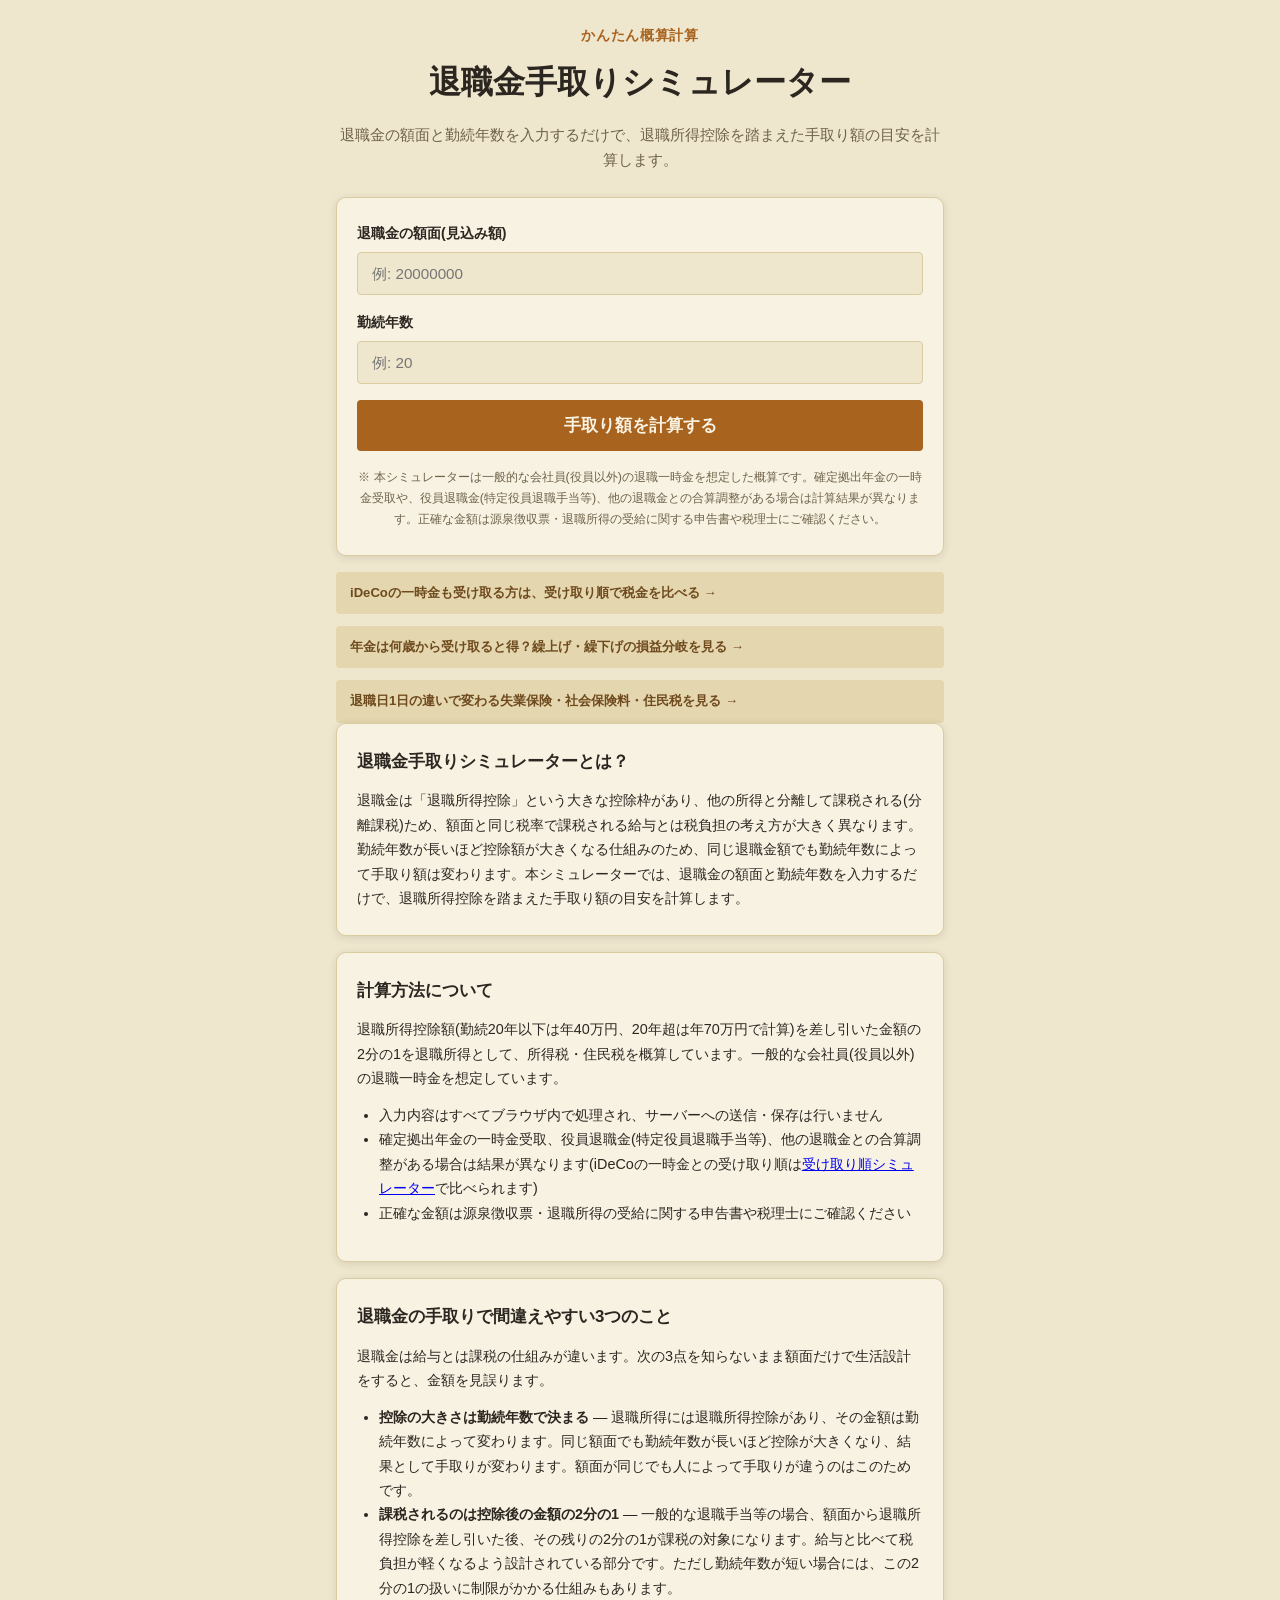
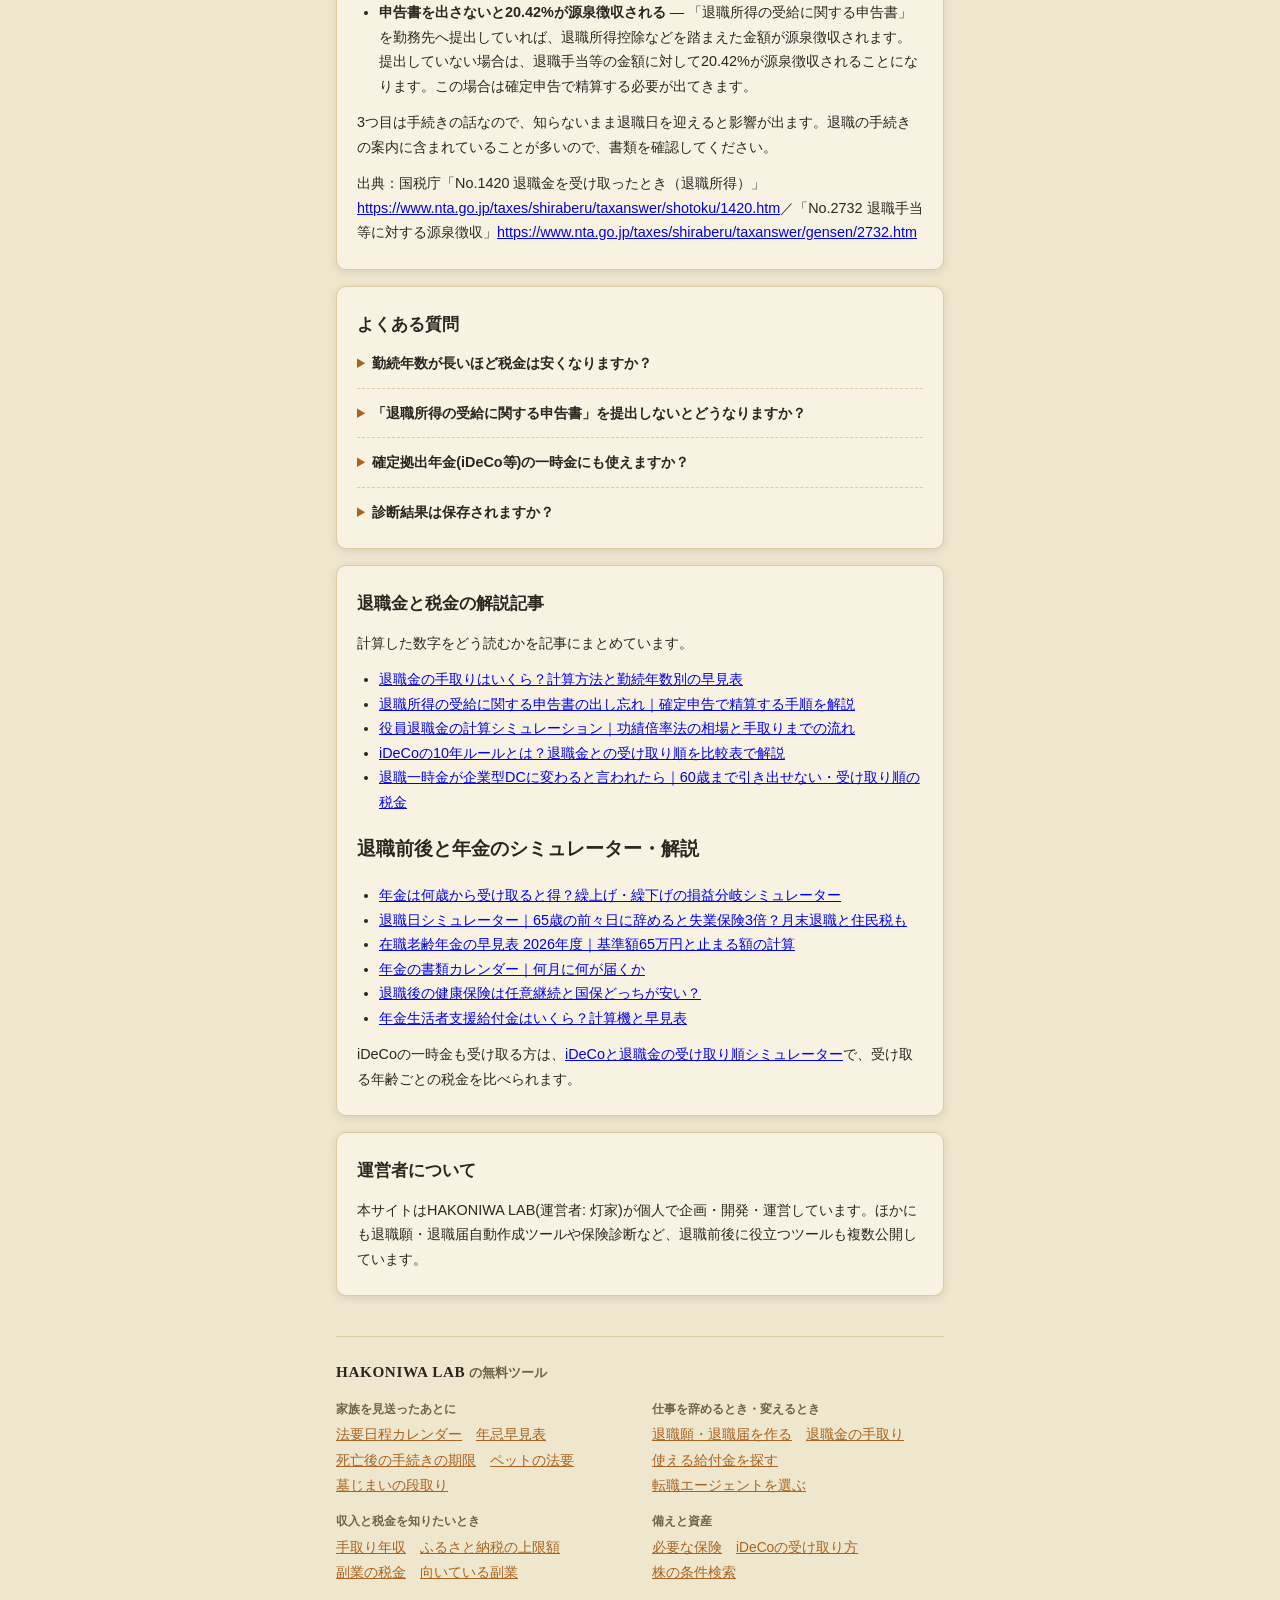
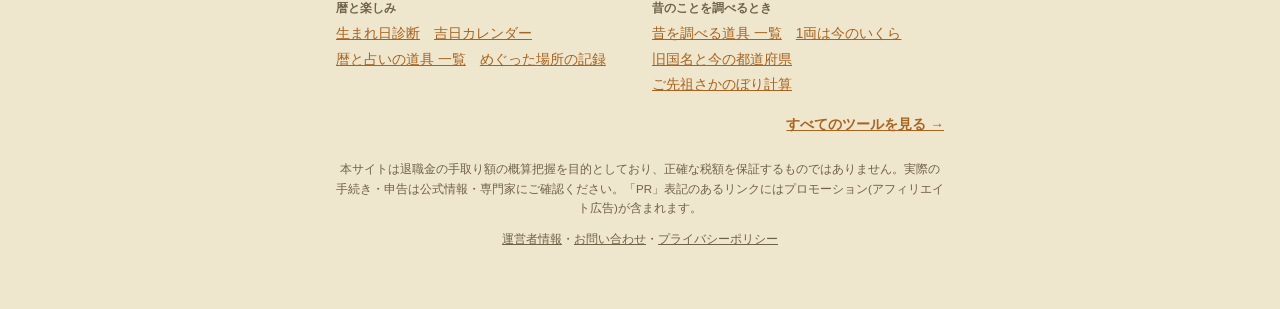
<file: index.html>
<!DOCTYPE html>
<html lang="ja">
<head>
<meta charset="UTF-8">
<meta name="viewport" content="width=device-width, initial-scale=1.0">
<!-- Google tag (gtag.js) -->
<script async src="https://www.googletagmanager.com/gtag/js?id=G-WTBHV5QYG3"></script>
<script>
  window.dataLayer = window.dataLayer || [];
  function gtag(){dataLayer.push(arguments);}
  gtag('js', new Date());
  gtag('config', 'G-WTBHV5QYG3');
</script>
<title>退職金手取りシミュレーター | 退職所得控除を踏まえて概算計算</title>
<meta name="description" content="退職金の額面と勤続年数を入力するだけで、退職所得控除を踏まえた所得税・住民税を差し引いた手取り額の目安を計算できます。">
<script async src="https://pagead2.googlesyndication.com/pagead/js/adsbygoogle.js?client=ca-pub-6465548593525933" crossorigin="anonymous"></script>
<link rel="canonical" href="https://hakoniwalab.com/retirement-simulator/">
<link rel="stylesheet" href="css/style.css">
<script type="application/ld+json">{"@context":"https://schema.org","@type":"FAQPage","mainEntity":[{"@type":"Question","name":"勤続年数が長いほど税金は安くなりますか？","acceptedAnswer":{"@type":"Answer","text":"はい。退職所得控除は勤続年数に応じて大きくなるため(20年を境に控除の増え方も変わります)、同じ退職金額でも勤続年数が長いほど課税対象額が小さくなり、手取りの割合が高くなる傾向があります。"}},{"@type":"Question","name":"「退職所得の受給に関する申告書」を提出しないとどうなりますか？","acceptedAnswer":{"@type":"Answer","text":"提出しない場合、退職金の20.42%が一律で源泉徴収され、控除が反映されないため税金を多く払いすぎることがあります。その場合は確定申告で還付を受けられます。本シミュレーターは申告書を提出した場合の税額を計算しています。"}},{"@type":"Question","name":"確定拠出年金(iDeCo等)の一時金にも使えますか？","acceptedAnswer":{"@type":"Answer","text":"本シミュレーターは退職金だけの手取りを計算します。iDeCoの一時金と退職金の両方を受け取る場合は、受け取る順番と間隔で退職所得控除が調整されるため、iDeCoと退職金の受け取り順シミュレーターで、受け取る年齢ごとの税額を比べてください。"}},{"@type":"Question","name":"診断結果は保存されますか？","acceptedAnswer":{"@type":"Answer","text":"保存されません。計算のたびにその場で処理しており、入力内容や結果を外部に送信・保存する仕組みは持っていません。"}}]}</script>
</head>
<body>
<div id="app" class="app">

  <header class="app-header">
    <p class="app-header__eyebrow">かんたん概算計算</p>
    <h1 class="app-header__title">退職金手取り<br class="sp-only">シミュレーター</h1>
    <p class="app-header__lead">退職金の額面と勤続年数を入力するだけで、退職所得控除を踏まえた手取り額の目安を計算します。</p>
  </header>

  <main id="main" class="main">

    <!-- intro/form screen -->
    <section id="screen-intro" class="screen" data-screen="intro">
      <div class="card card--intro">
        <form id="calc-form">
          <div class="form-field">
            <label for="retirement_pay">退職金の額面(見込み額)</label>
            <input type="number" id="retirement_pay" name="retirement_pay" class="quiz-select" placeholder="例: 20000000" min="0" step="10000" required>
          </div>

          <div class="form-field">
            <label for="years">勤続年数</label>
            <input type="number" id="years" name="years" class="quiz-select" placeholder="例: 20" min="1" max="60" step="1" required>
          </div>

          <button type="submit" class="btn btn--primary btn--large">手取り額を計算する</button>
        </form>
        <p class="intro-disclaimer">※ 本シミュレーターは一般的な会社員(役員以外)の退職一時金を想定した概算です。確定拠出年金の一時金受取や、役員退職金(特定役員退職手当等)、他の退職金との合算調整がある場合は計算結果が異なります。正確な金額は源泉徴収票・退職所得の受給に関する申告書や税理士にご確認ください。</p>
      </div>
      <a class="cross-link-banner" href="ideco/">iDeCoの一時金も受け取る方は、受け取り順で税金を比べる →</a>
      <a class="cross-link-banner" href="nenkin-jukyu/">年金は何歳から受け取ると得？繰上げ・繰下げの損益分岐を見る →</a>
      <a class="cross-link-banner" href="taishokubi/">退職日1日の違いで変わる失業保険・社会保険料・住民税を見る →</a>
    </section>

    <!-- result screen -->
    <section id="screen-result" class="screen" data-screen="result" hidden>
      <div class="card card--intro" id="result-body"></div>
      <div id="ad-slot-result-bottom" class="ad-slot" aria-hidden="true"></div>
      <div class="card card--books" data-books-card>
        <h2 class="card__title">関連する本</h2>
        <p class="books__lead">受け取ったあとの使い道を考える方へ。運営者が書いた本です。</p>
        <ul class="books__list">
          <li class="books__item">
            <a href="https://www.amazon.co.jp/dp/B0H3LRYNQZ" target="_blank" rel="noopener">
              <span class="books__title">50代からのセカンドキャリア: 肩書きが消えた日、人生は始まる</span>
              <span class="books__note">神泉悠斗／役職や肩書きが外れたあとの、仕事の選び直しについて。</span>
            </a>
          </li>
          <li class="books__item">
            <a href="https://www.amazon.co.jp/dp/B0H7M818R7" target="_blank" rel="noopener">
              <span class="books__title">ずっと投資を後回しにしてきた、あなたへ。</span>
              <span class="books__note">神泉悠斗／新NISA・インデックス投資・口座開設まで、迷わない5つのステップ。</span>
            </a>
          </li>
        </ul>
        <p class="books__ku">Kindle Unlimited の対象です（会員なら追加料金はかかりません）。</p>
      </div>


      <div class="card card--lead" id="lead-card">
        <h2 class="card__title">計算結果をあとで見返したい方へ</h2>
        <p>メールアドレスを登録すると、HAKONIWA LABの新しいツール・お得な情報をお届けします。</p>
        <form id="lead-form" class="lead-form" action="https://mail-studio.hakoniwa-labs.workers.dev/f/v6lGNd5ZqjptO-bG2wVIIij1IczI0iWg" method="post" target="popupwindow" onsubmit="window.open('https://mail-studio.hakoniwa-labs.workers.dev/f/v6lGNd5ZqjptO-bG2wVIIij1IczI0iWg', 'popupwindow')">
          <input type="email" name="email" class="lead-form__input" placeholder="メールアドレス" required>
          <button type="submit" class="btn btn--primary">登録する</button>
        </form>
      </div>

      <button type="button" class="btn btn--ghost" id="btn-restart">条件を変えて再計算する</button>
    </section>

  </main>

  <section class="article" aria-labelledby="about-heading">
    <div class="card card--article">
      <h2 id="about-heading">退職金手取りシミュレーターとは？</h2>
      <p>退職金は「退職所得控除」という大きな控除枠があり、他の所得と分離して課税される(分離課税)ため、額面と同じ税率で課税される給与とは税負担の考え方が大きく異なります。勤続年数が長いほど控除額が大きくなる仕組みのため、同じ退職金額でも勤続年数によって手取り額は変わります。本シミュレーターでは、退職金の額面と勤続年数を入力するだけで、退職所得控除を踏まえた手取り額の目安を計算します。</p>
    </div>

    <div class="card card--article">
      <h2>計算方法について</h2>
      <p>退職所得控除額(勤続20年以下は年40万円、20年超は年70万円で計算)を差し引いた金額の2分の1を退職所得として、所得税・住民税を概算しています。一般的な会社員(役員以外)の退職一時金を想定しています。</p>
      <ul>
        <li>入力内容はすべてブラウザ内で処理され、サーバーへの送信・保存は行いません</li>
        <li>確定拠出年金の一時金受取、役員退職金(特定役員退職手当等)、他の退職金との合算調整がある場合は結果が異なります(iDeCoの一時金との受け取り順は<a href="ideco/">受け取り順シミュレーター</a>で比べられます)</li>
        <li>正確な金額は源泉徴収票・退職所得の受給に関する申告書や税理士にご確認ください</li>
      </ul>
    </div>

    <div class="card card--article">
      <h2>退職金の手取りで間違えやすい3つのこと</h2>
      <p>退職金は給与とは課税の仕組みが違います。次の3点を知らないまま額面だけで生活設計をすると、金額を見誤ります。</p>
      <ul>
        <li><strong>控除の大きさは勤続年数で決まる</strong> — 退職所得には退職所得控除があり、その金額は勤続年数によって変わります。同じ額面でも勤続年数が長いほど控除が大きくなり、結果として手取りが変わります。額面が同じでも人によって手取りが違うのはこのためです。</li>
        <li><strong>課税されるのは控除後の金額の2分の1</strong> — 一般的な退職手当等の場合、額面から退職所得控除を差し引いた後、その残りの2分の1が課税の対象になります。給与と比べて税負担が軽くなるよう設計されている部分です。ただし勤続年数が短い場合には、この2分の1の扱いに制限がかかる仕組みもあります。</li>
        <li><strong>申告書を出さないと20.42%が源泉徴収される</strong> — 「退職所得の受給に関する申告書」を勤務先へ提出していれば、退職所得控除などを踏まえた金額が源泉徴収されます。提出していない場合は、退職手当等の金額に対して20.42%が源泉徴収されることになります。この場合は確定申告で精算する必要が出てきます。</li>
      </ul>
      <p>3つ目は手続きの話なので、知らないまま退職日を迎えると影響が出ます。退職の手続きの案内に含まれていることが多いので、書類を確認してください。</p>
      <p>出典：国税庁「No.1420 退職金を受け取ったとき（退職所得）」<a href="https://www.nta.go.jp/taxes/shiraberu/taxanswer/shotoku/1420.htm" target="_blank" rel="noopener">https://www.nta.go.jp/taxes/shiraberu/taxanswer/shotoku/1420.htm</a>／「No.2732 退職手当等に対する源泉徴収」<a href="https://www.nta.go.jp/taxes/shiraberu/taxanswer/gensen/2732.htm" target="_blank" rel="noopener">https://www.nta.go.jp/taxes/shiraberu/taxanswer/gensen/2732.htm</a></p>
    </div>

    <div class="card card--article">
      <h2>よくある質問</h2>
      <details class="faq-item">
        <summary>勤続年数が長いほど税金は安くなりますか？</summary>
        <p>はい。退職所得控除は勤続年数に応じて大きくなるため(20年を境に控除の増え方も変わります)、同じ退職金額でも勤続年数が長いほど課税対象額が小さくなり、手取りの割合が高くなる傾向があります。</p>
      </details>
      <details class="faq-item">
        <summary>「退職所得の受給に関する申告書」を提出しないとどうなりますか？</summary>
        <p>提出しない場合、退職金の20.42%が一律で源泉徴収され、控除が反映されないため税金を多く払いすぎることがあります。その場合は確定申告で還付を受けられます。本シミュレーターは申告書を提出した場合の税額を計算しています。</p>
      </details>
      <details class="faq-item">
        <summary>確定拠出年金(iDeCo等)の一時金にも使えますか？</summary>
        <p>本シミュレーターは退職金だけの手取りを計算します。iDeCoの一時金と退職金の両方を受け取る場合は、受け取る順番と間隔で退職所得控除が調整されるため、<a href="ideco/">iDeCoと退職金の受け取り順シミュレーター</a>で、受け取る年齢ごとの税額を比べてください。</p>
      </details>
      <details class="faq-item">
        <summary>診断結果は保存されますか？</summary>
        <p>保存されません。計算のたびにその場で処理しており、入力内容や結果を外部に送信・保存する仕組みは持っていません。</p>
      </details>
    </div>

    <div class="card card--article">
      <h2>退職金と税金の解説記事</h2>
      <p>計算した数字をどう読むかを記事にまとめています。</p>
      <ul>
        <li><a href="guide/taishokukin-tedori-keisan/">退職金の手取りはいくら？計算方法と勤続年数別の早見表</a></li>
        <li><a href="guide/shinkokusho-dashiwasure/">退職所得の受給に関する申告書の出し忘れ｜確定申告で精算する手順を解説</a></li>
        <li><a href="guide/yakuin-taishokukin-keisan/">役員退職金の計算シミュレーション｜功績倍率法の相場と手取りまでの流れ</a></li>
        <li><a href="guide/ideco-10nen-rule/">iDeCoの10年ルールとは？退職金との受け取り順を比較表で解説</a></li>
        <li><a href="guide/taishoku-ichijikin-dc/">退職一時金が企業型DCに変わると言われたら｜60歳まで引き出せない・受け取り順の税金</a></li>
      </ul>
      <h3>退職前後と年金のシミュレーター・解説</h3>
      <ul>
        <li><a href="nenkin-jukyu/">年金は何歳から受け取ると得？繰上げ・繰下げの損益分岐シミュレーター</a></li>
        <li><a href="taishokubi/">退職日シミュレーター｜65歳の前々日に辞めると失業保険3倍？月末退職と住民税も</a></li>
        <li><a href="guide/zaishoku-rourei-nenkin/">在職老齢年金の早見表 2026年度｜基準額65万円と止まる額の計算</a></li>
        <li><a href="guide/nenkin-tsuchisho-calendar/">年金の書類カレンダー｜何月に何が届くか</a></li>
        <li><a href="../subsidy-checker/guide/taishokugo-kenkohoken/">退職後の健康保険は任意継続と国保どっちが安い？</a></li>
        <li><a href="../subsidy-checker/guide/nenkin-seikatsusha-shienkyufukin/">年金生活者支援給付金はいくら？計算機と早見表</a></li>
      </ul>
      <p>iDeCoの一時金も受け取る方は、<a href="ideco/">iDeCoと退職金の受け取り順シミュレーター</a>で、受け取る年齢ごとの税金を比べられます。</p>
    </div>

    <div class="card card--article">
      <h2>運営者について</h2>
      <p>本サイトはHAKONIWA LAB(運営者: 灯家)が個人で企画・開発・運営しています。ほかにも退職願・退職届自動作成ツールや保険診断など、退職前後に役立つツールも複数公開しています。</p>
    </div>
  </section>

  <!-- site-nav:start -->
  <style>
  .site-nav { margin: 40px 0 0; padding: 22px 0 0; border-top: 1px solid var(--color-border, var(--line, #dbcba0)); color: var(--color-text, var(--ink, #2b2620)); text-align: left; }
  .site-nav__title { margin: 0 0 14px; font-size: 0.82rem; font-weight: 700; color: var(--color-text-muted, var(--muted, #6e6248)); }
  .site-nav__title a { font-family: Georgia, "Times New Roman", serif; font-size: 0.95rem; letter-spacing: 0.04em; color: var(--color-text, var(--ink, #2b2620)); text-decoration: none; }
  .site-nav__groups { display: grid; gap: 14px 24px; }
  @media (min-width: 560px) { .site-nav__groups { grid-template-columns: 1fr 1fr; } }
  .site-nav__label { margin: 0 0 4px; font-size: 0.74rem; font-weight: 700; color: var(--color-text-muted, var(--muted, #6e6248)); }
  .site-nav__links { display: flex; flex-wrap: wrap; gap: 2px 14px; margin: 0; padding: 0; list-style: none; font-size: 0.86rem; line-height: 1.7; }
  .site-nav__links li { margin: 0; padding: 0; }
  .site-nav__links li::before { content: none; }
  .site-nav__links a { color: var(--color-primary, var(--navy, #a8631f)); }
  .site-nav__all { margin: 16px 0 0; font-size: 0.86rem; text-align: right; }
  .site-nav__all a { color: var(--color-primary, var(--navy, #a8631f)); font-weight: 700; }
  .app-footer a { color: var(--color-text-muted, var(--muted, #6e6248)); }
  </style>
  <nav class="site-nav" aria-label="HAKONIWA LABのツール">
    <p class="site-nav__title"><a href="../">HAKONIWA LAB</a> の無料ツール</p>
    <div class="site-nav__groups">
      <div>
        <p class="site-nav__label">家族を見送ったあとに</p>
        <ul class="site-nav__links">
          <li><a href="../houyou-calendar/">法要日程カレンダー</a></li>
          <li><a href="../houyou-calendar/hayami/">年忌早見表</a></li>
          <li><a href="../houyou-calendar/tetsuzuki/">死亡後の手続きの期限</a></li>
          <li><a href="../houyou-calendar/pet/">ペットの法要</a></li>
          <li><a href="../houyou-calendar/hakajimai/">墓じまいの段取り</a></li>
        </ul>
      </div>
      <div>
        <p class="site-nav__label">仕事を辞めるとき・変えるとき</p>
        <ul class="site-nav__links">
          <li><a href="../resignation-letter-generator/">退職願・退職届を作る</a></li>
          <li><a href="../retirement-simulator/">退職金の手取り</a></li>
          <li><a href="../subsidy-checker/">使える給付金を探す</a></li>
          <li><a href="../career-checker/">転職エージェントを選ぶ</a></li>
        </ul>
      </div>
      <div>
        <p class="site-nav__label">収入と税金を知りたいとき</p>
        <ul class="site-nav__links">
          <li><a href="../takehome-calculator/">手取り年収</a></li>
          <li><a href="../furusato-simulator/">ふるさと納税の上限額</a></li>
          <li><a href="../sidejob-tax-simulator/">副業の税金</a></li>
          <li><a href="../sidejob-checker/">向いている副業</a></li>
        </ul>
      </div>
      <div>
        <p class="site-nav__label">備えと資産</p>
        <ul class="site-nav__links">
          <li><a href="../insurance-checker/">必要な保険</a></li>
          <li><a href="../retirement-simulator/ideco/">iDeCoの受け取り方</a></li>
          <li><a href="../stock-screener/">株の条件検索</a></li>
        </ul>
      </div>
      <div>
        <p class="site-nav__label">暦と楽しみ</p>
        <ul class="site-nav__links">
          <li><a href="../birthday-fortune/">生まれ日診断</a></li>
          <li><a href="../birthday-fortune/calendar/">吉日カレンダー</a></li>
          <li><a href="../birthday-fortune/tools/">暦と占いの道具 一覧</a></li>
          <li><a href="../meguri-log/">めぐった場所の記録</a></li>
        </ul>
      </div>
      <div>
        <p class="site-nav__label">昔のことを調べるとき</p>
        <ul class="site-nav__links">
          <li><a href="../mukashi/">昔を調べる道具 一覧</a></li>
          <li><a href="../mukashi/ryou/">1両は今のいくら</a></li>
          <li><a href="../mukashi/kokumei/">旧国名と今の都道府県</a></li>
          <li><a href="../mukashi/senzo/">ご先祖さかのぼり計算</a></li>
        </ul>
      </div>
    </div>
    <p class="site-nav__all"><a href="../">すべてのツールを見る →</a></p>
  </nav>
  <!-- site-nav:end -->

  <footer class="app-footer">
    <p>本サイトは退職金の手取り額の概算把握を目的としており、正確な税額を保証するものではありません。実際の手続き・申告は公式情報・専門家にご確認ください。「PR」表記のあるリンクにはプロモーション(アフィリエイト広告)が含まれます。</p>
    <p><a href="../about.html">運営者情報</a>・<a href="../contact.html">お問い合わせ</a>・<a href="../privacy.html">プライバシーポリシー</a></p>
  </footer>

</div>

<script src="js/calculate.js"></script>
<script src="js/app.js"></script>
</body>
</html>
</file>
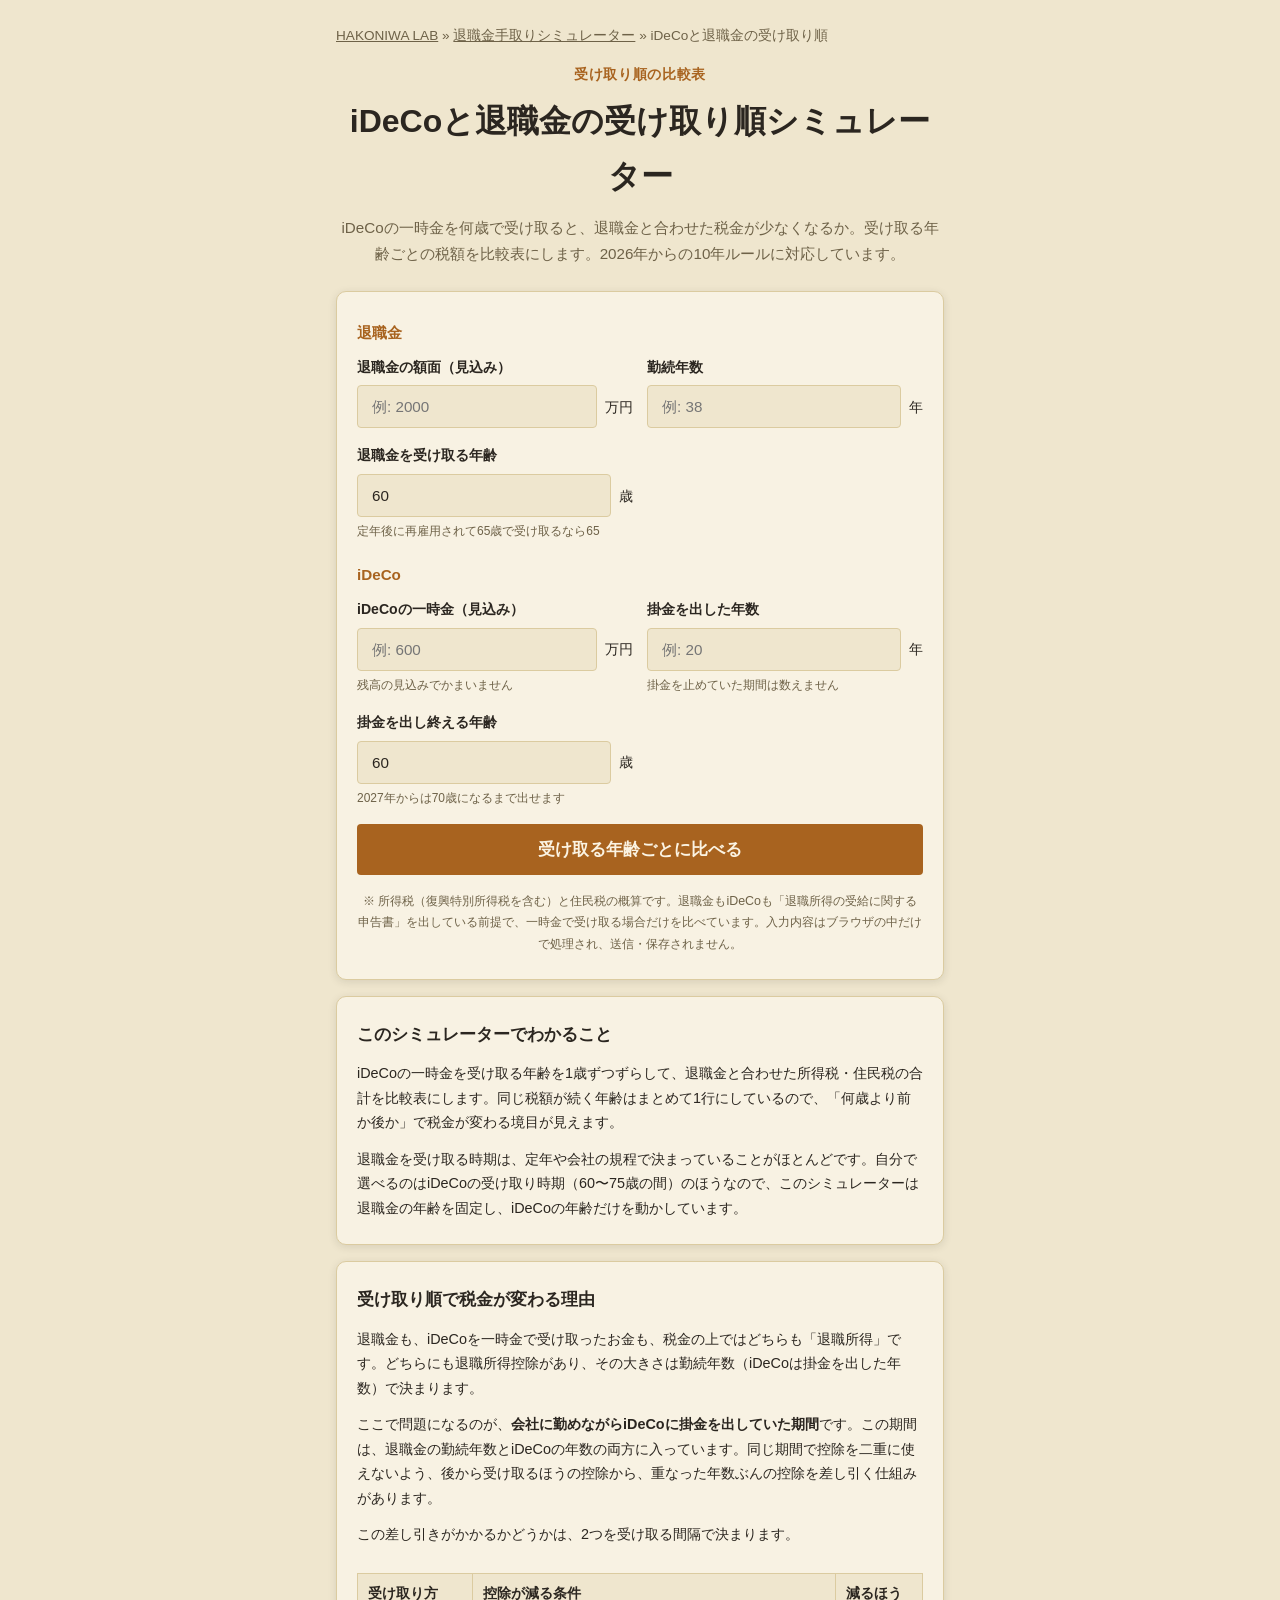
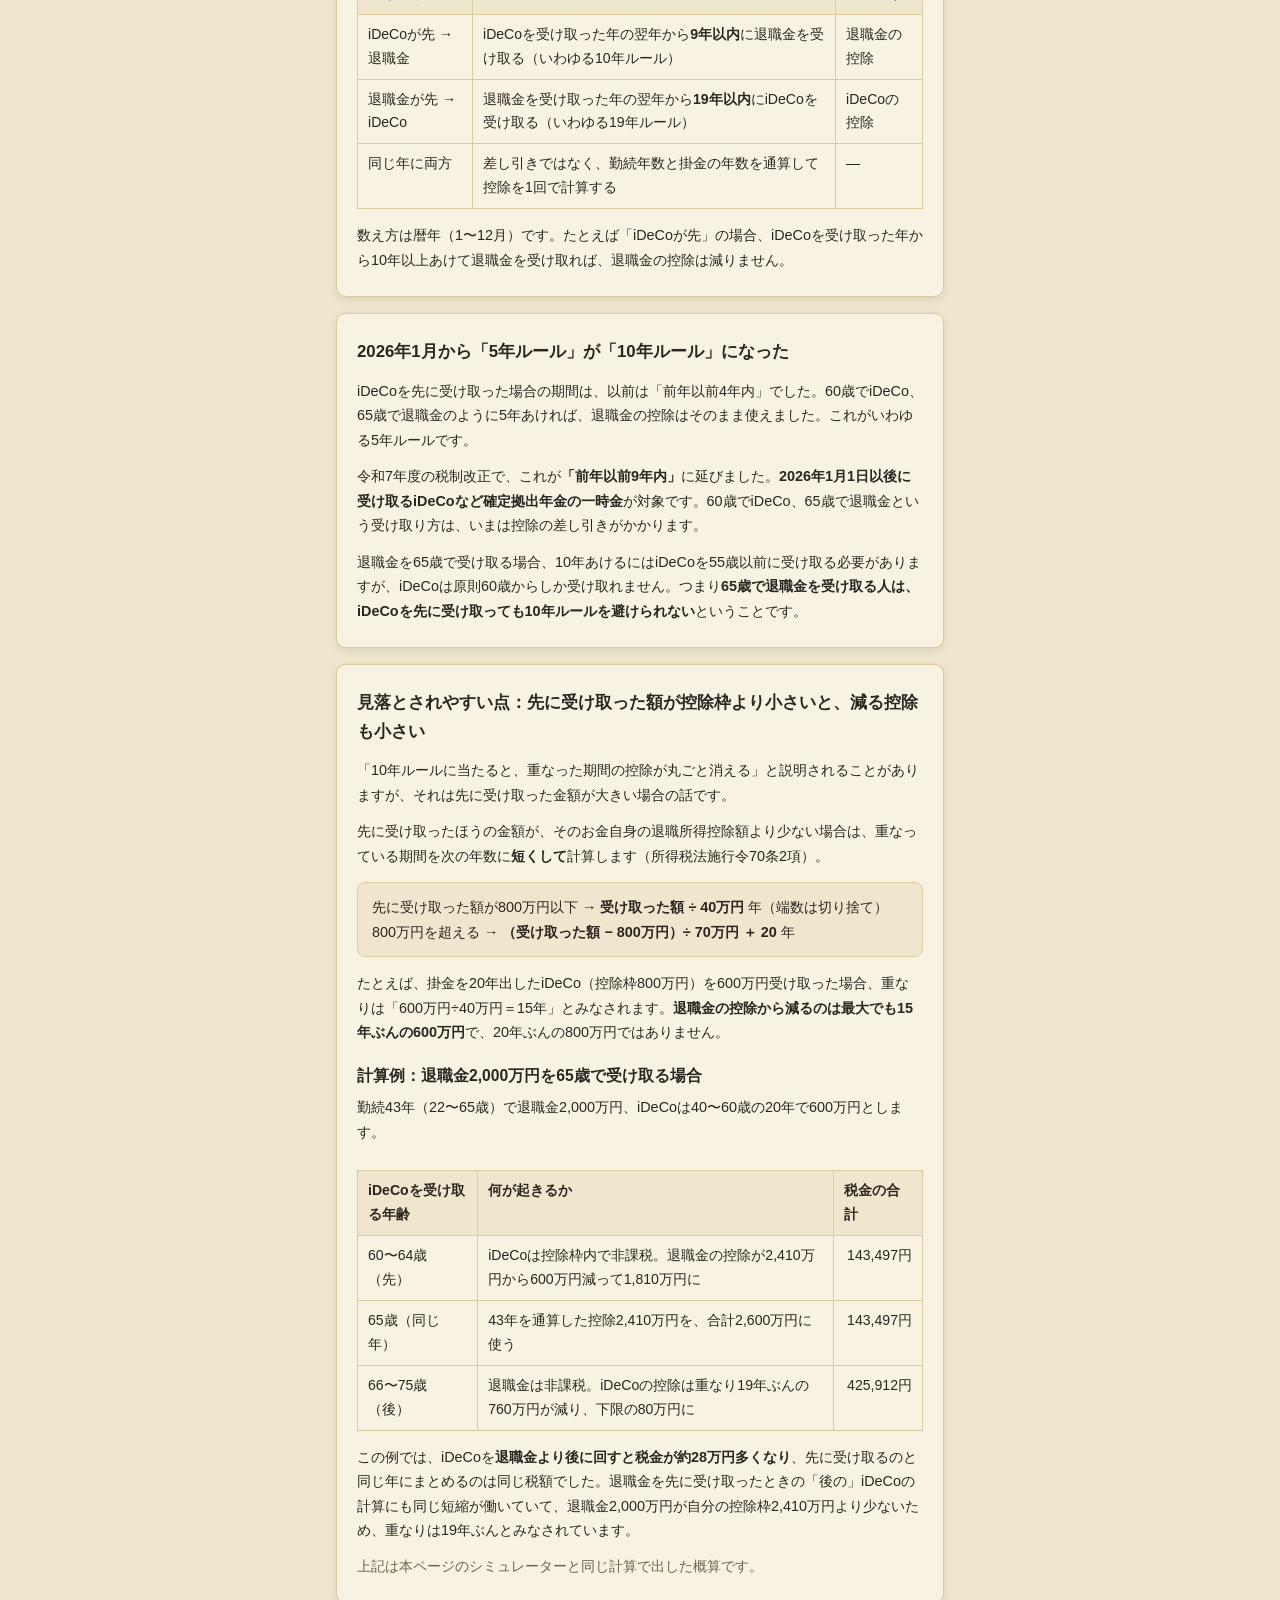
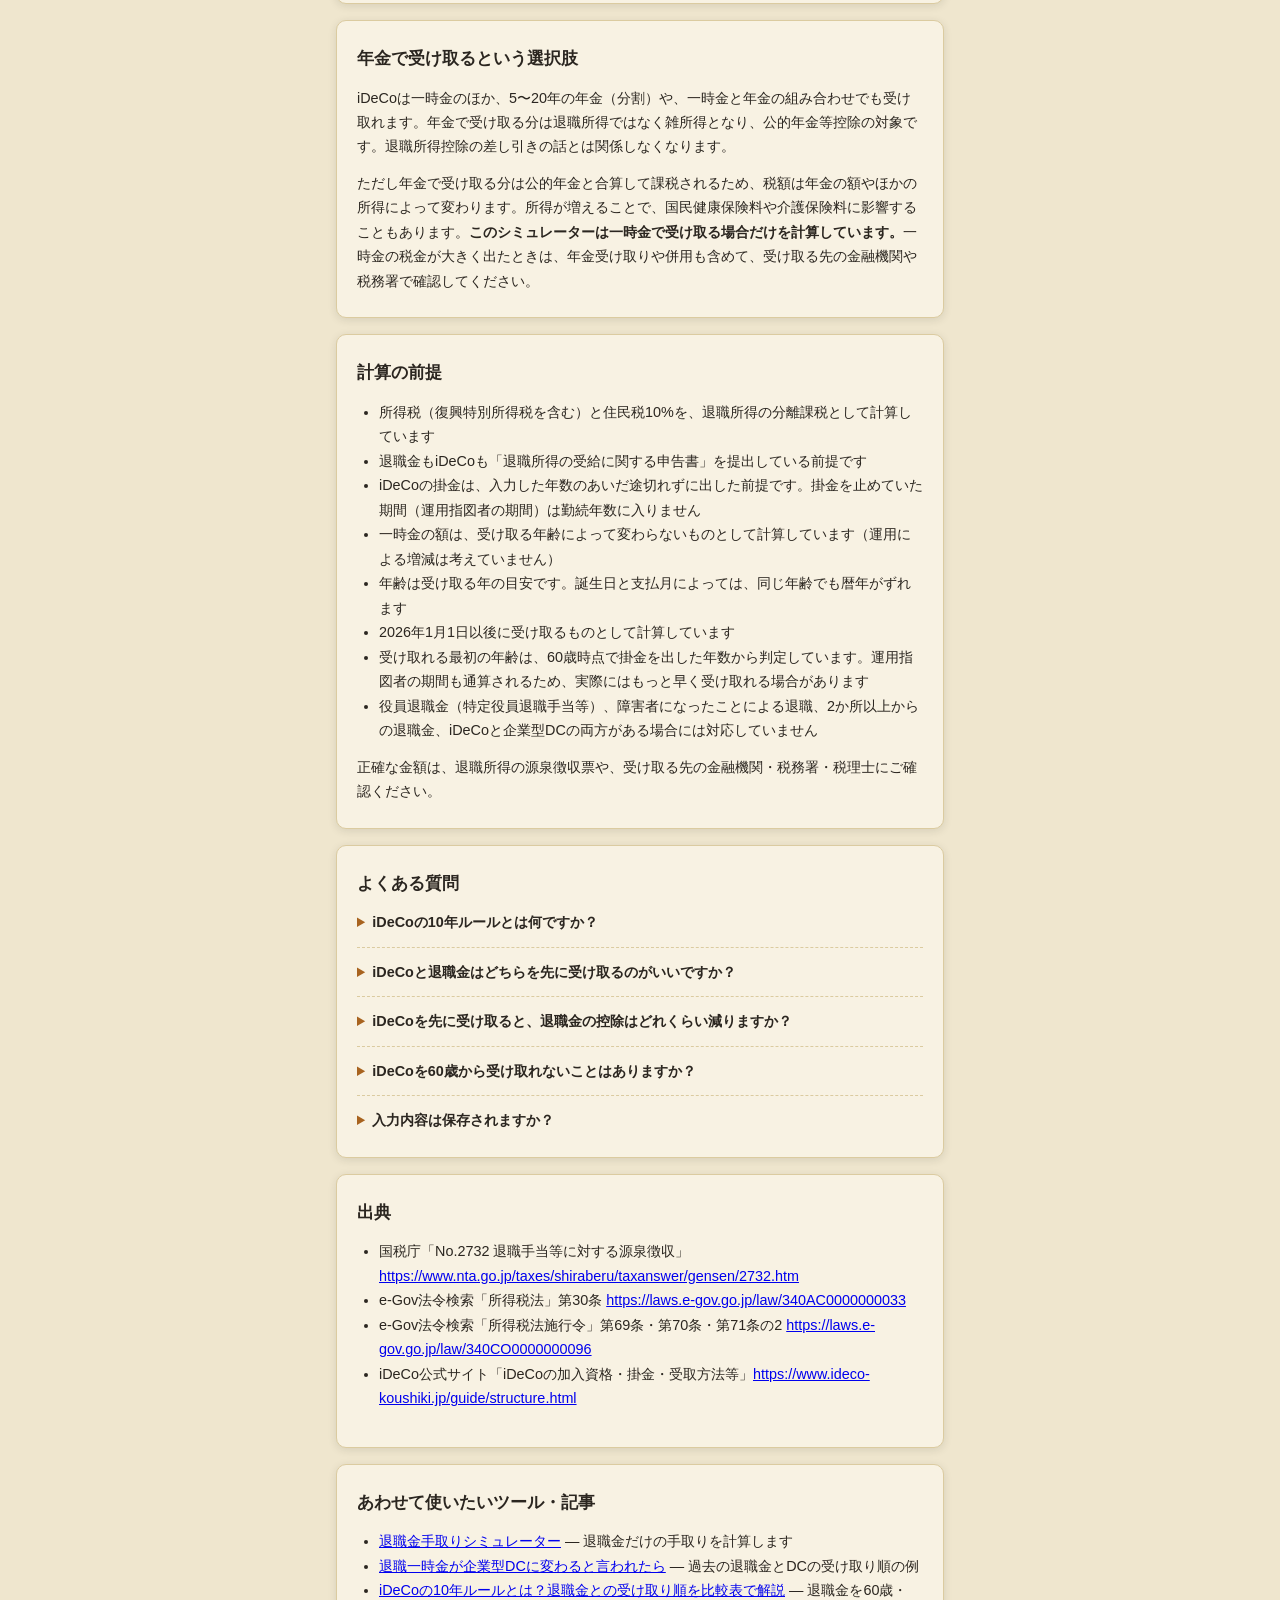
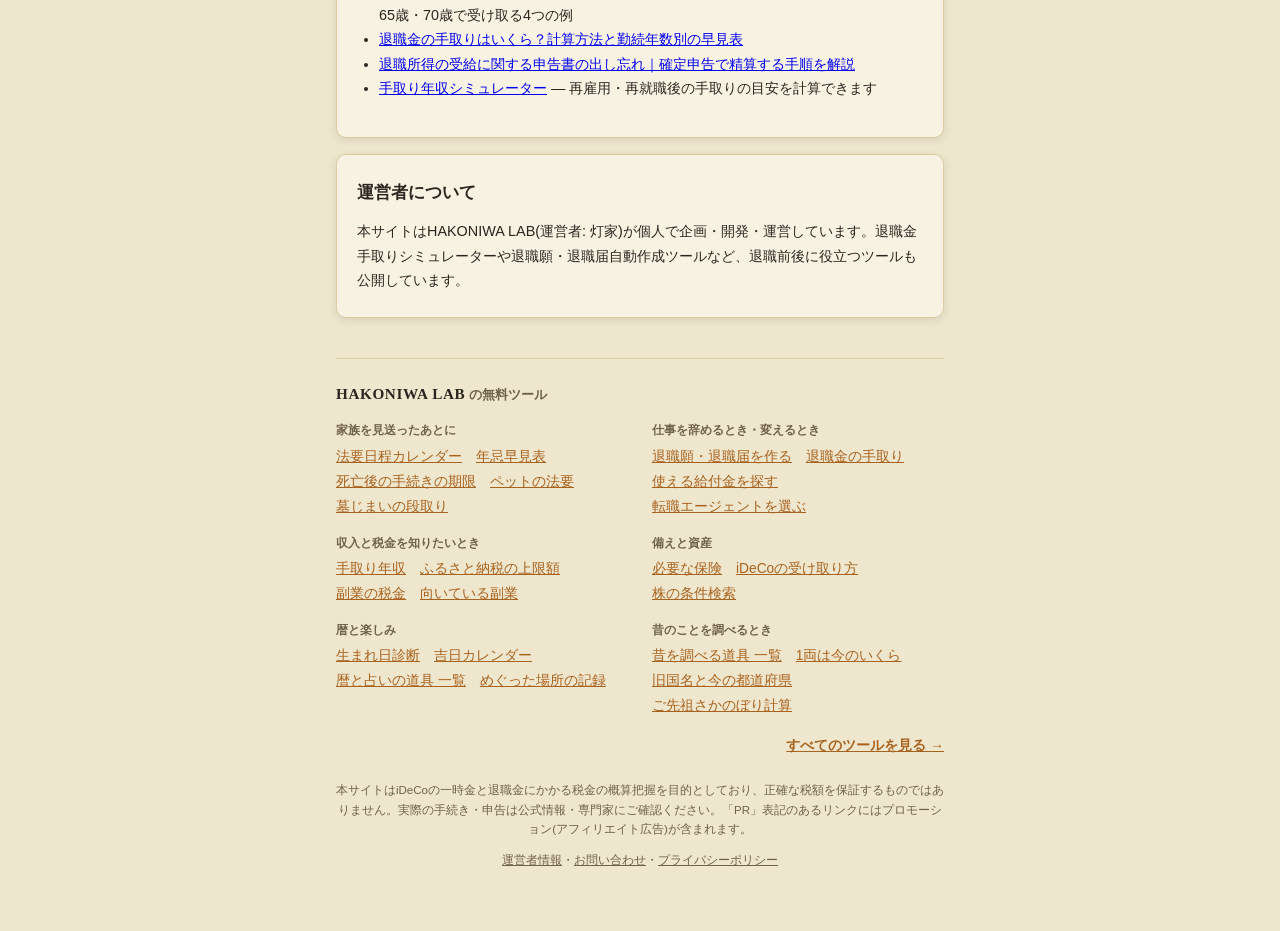
<file: ideco/index.html>
<!DOCTYPE html>
<html lang="ja">
<head>
<meta charset="UTF-8">
<meta name="viewport" content="width=device-width, initial-scale=1.0">
<!-- Google tag (gtag.js) -->
<script async src="https://www.googletagmanager.com/gtag/js?id=G-WTBHV5QYG3"></script>
<script>
  window.dataLayer = window.dataLayer || [];
  function gtag(){dataLayer.push(arguments);}
  gtag('js', new Date());
  gtag('config', 'G-WTBHV5QYG3');
</script>
<title>iDeCoと退職金の受け取り順シミュレーター｜10年ルール対応</title>
<meta name="description" content="iDeCoの一時金を何歳で受け取ると、退職金と合わせた税金が少なくなるかを比較表で表示します。2026年からの10年ルール、退職金が先の19年ルール、同じ年にまとめる場合まで、受け取る年齢ごとに所得税・住民税の合計を計算します。">
<script async src="https://pagead2.googlesyndication.com/pagead/js/adsbygoogle.js?client=ca-pub-6465548593525933" crossorigin="anonymous"></script>
<link rel="canonical" href="https://hakoniwalab.com/retirement-simulator/ideco/">
<link rel="stylesheet" href="../css/style.css">
<script type="application/ld+json">{"@context":"https://schema.org","@type":"FAQPage","mainEntity":[{"@type":"Question","name":"iDeCoの10年ルールとは何ですか？","acceptedAnswer":{"@type":"Answer","text":"iDeCoなど確定拠出年金の一時金を受け取った年の翌年から9年以内に退職金を受け取ると、退職金の退職所得控除から、期間が重なっている年数ぶんの控除が差し引かれるルールです。2026年1月1日以後に受け取る一時金から対象になりました。それまでは4年以内(いわゆる5年ルール)でした。"}},{"@type":"Question","name":"iDeCoと退職金はどちらを先に受け取るのがいいですか？","acceptedAnswer":{"@type":"Answer","text":"金額と期間の重なり方で変わります。退職金を先に受け取ると、その後19年以内に受け取るiDeCoの控除が大きく減りやすくなります。iDeCoを先に受け取る場合や同じ年にまとめる場合は、iDeCoの一時金が自分の控除枠より小さいと差がつきにくくなります。このシミュレーターで、自分の金額を入れて比べてください。"}},{"@type":"Question","name":"iDeCoを先に受け取ると、退職金の控除はどれくらい減りますか？","acceptedAnswer":{"@type":"Answer","text":"原則は、iDeCoの掛金期間と勤続期間が重なっている年数ぶんの控除額です(重なり20年なら800万円)。ただしiDeCoの一時金が、iDeCo自身の退職所得控除額より少ない場合は、重なりを「一時金÷40万円」年に短くして計算します。一時金600万円なら15年ぶん、減るのは最大600万円です。"}},{"@type":"Question","name":"iDeCoを60歳から受け取れないことはありますか？","acceptedAnswer":{"@type":"Answer","text":"あります。60歳時点の通算加入者等期間が10年未満の場合、受け取り開始は61〜65歳に遅れます。60歳以上で初めて加入した場合は、加入から5年を過ぎてからです。受け取りは75歳までに始める必要があります。"}},{"@type":"Question","name":"入力内容は保存されますか？","acceptedAnswer":{"@type":"Answer","text":"保存されません。計算はブラウザの中で行い、入力した金額をサーバーへ送信・保存する仕組みは持っていません。"}}]}</script>
<style>
.guide-nav { margin: 0 auto 16px; font-size: 0.85rem; color: var(--color-text-muted); }
.guide-nav a { color: var(--color-text-muted); }
.form-grid { display: grid; gap: 0 14px; grid-template-columns: 1fr; }
@media (min-width: 560px) { .form-grid { grid-template-columns: 1fr 1fr; } }
.form-group-title { text-align: left; font-weight: 800; font-size: 0.95rem; margin: 4px 0 10px; color: var(--color-primary); }
.form-hint { display: block; font-weight: 400; font-size: 0.75rem; color: var(--color-text-muted); margin-top: 4px; }
.input-unit { display: flex; align-items: center; gap: 8px; }
.input-unit span { font-size: 0.9rem; white-space: nowrap; }
.form-error { color: var(--color-warn-text); background: var(--color-warn-bg); border-radius: var(--radius-sm); padding: 8px 12px; font-size: 0.85rem; text-align: left; }
.result-headline__value--text { font-size: 1.5rem; line-height: 1.4; }
.result-compare { font-size: 0.92rem; text-align: left; margin: 0 0 14px; }
.compare-table { width: 100%; border-collapse: collapse; font-size: 0.88rem; text-align: left; }
.compare-table th, .compare-table td { border-bottom: 1px solid var(--color-border); padding: 10px 6px; vertical-align: top; }
.compare-table th { font-size: 0.78rem; color: var(--color-text-muted); font-weight: 700; }
.compare-table .num { text-align: right; white-space: nowrap; font-variant-numeric: tabular-nums; font-weight: 700; }
.compare-table td.num .badge, .compare-diff { display: block; width: fit-content; margin: 6px 0 0 auto; }
.compare-diff { font-size: 0.78rem; color: var(--color-warn-text); }
.compare-table tr.is-best td { background: var(--color-badge-bg); }
.compare-age { display: block; font-weight: 800; font-size: 0.98rem; }
.compare-order { display: block; font-size: 0.82rem; }
.compare-note { display: block; font-size: 0.75rem; color: var(--color-text-muted); }
.breakdown-title { font-weight: 800; font-size: 0.9rem; text-align: left; margin: 20px 0 6px; }
.result-row--head span { color: var(--color-text) !important; font-weight: 800; }
.guide-note { font-size: 0.8rem; color: var(--color-text-muted); text-align: left; }
.guide-table { width: 100%; border-collapse: collapse; margin: 14px 0; font-size: 0.88rem; }
.guide-table th, .guide-table td { border: 1px solid var(--color-border); padding: 8px 10px; text-align: left; vertical-align: top; }
.guide-table th { background: var(--color-bg); font-weight: 600; }
.guide-table td.num { text-align: right; font-variant-numeric: tabular-nums; white-space: nowrap; }
.guide-calc { background: var(--color-bg); border: 1px solid var(--color-border); border-radius: 8px; padding: 12px 14px; margin: 14px 0; font-size: 0.9rem; }
.card--article h3 { font-size: 0.98rem; margin: 18px 0 6px; }
.table-scroll { overflow-x: auto; }
</style>
</head>
<body>
<div id="app" class="app">

  <nav class="guide-nav" aria-label="パンくずリスト">
    <a href="../../">HAKONIWA LAB</a> &raquo;
    <a href="../">退職金手取りシミュレーター</a> &raquo;
    <span aria-current="page">iDeCoと退職金の受け取り順</span>
  </nav>

  <header class="app-header">
    <p class="app-header__eyebrow">受け取り順の比較表</p>
    <h1 class="app-header__title">iDeCoと退職金の<br class="sp-only">受け取り順シミュレーター</h1>
    <p class="app-header__lead">iDeCoの一時金を何歳で受け取ると、退職金と合わせた税金が少なくなるか。受け取る年齢ごとの税額を比較表にします。2026年からの10年ルールに対応しています。</p>
  </header>

  <main id="main" class="main">

    <section id="screen-intro" class="screen" data-screen="intro">
      <div class="card card--intro">
        <form id="ideco-form" novalidate>
          <p class="form-group-title">退職金</p>
          <div class="form-grid">
            <div class="form-field">
              <label for="pay_amount">退職金の額面（見込み）</label>
              <div class="input-unit"><input type="number" id="pay_amount" name="pay_amount" class="quiz-select" placeholder="例: 2000" min="1" step="1" inputmode="numeric" required><span>万円</span></div>
            </div>
            <div class="form-field">
              <label for="pay_years">勤続年数</label>
              <div class="input-unit"><input type="number" id="pay_years" name="pay_years" class="quiz-select" placeholder="例: 38" min="1" max="60" step="1" inputmode="numeric" required><span>年</span></div>
            </div>
            <div class="form-field">
              <label for="pay_age">退職金を受け取る年齢</label>
              <div class="input-unit"><input type="number" id="pay_age" name="pay_age" class="quiz-select" value="60" min="40" max="75" step="1" inputmode="numeric" required><span>歳</span></div>
              <span class="form-hint">定年後に再雇用されて65歳で受け取るなら65</span>
            </div>
          </div>

          <p class="form-group-title">iDeCo</p>
          <div class="form-grid">
            <div class="form-field">
              <label for="ideco_amount">iDeCoの一時金（見込み）</label>
              <div class="input-unit"><input type="number" id="ideco_amount" name="ideco_amount" class="quiz-select" placeholder="例: 600" min="1" step="1" inputmode="numeric" required><span>万円</span></div>
              <span class="form-hint">残高の見込みでかまいません</span>
            </div>
            <div class="form-field">
              <label for="ideco_years">掛金を出した年数</label>
              <div class="input-unit"><input type="number" id="ideco_years" name="ideco_years" class="quiz-select" placeholder="例: 20" min="1" max="50" step="1" inputmode="numeric" required><span>年</span></div>
              <span class="form-hint">掛金を止めていた期間は数えません</span>
            </div>
            <div class="form-field">
              <label for="ideco_end_age">掛金を出し終える年齢</label>
              <div class="input-unit"><input type="number" id="ideco_end_age" name="ideco_end_age" class="quiz-select" value="60" min="21" max="70" step="1" inputmode="numeric" required><span>歳</span></div>
              <span class="form-hint">2027年からは70歳になるまで出せます</span>
            </div>
          </div>

          <p id="form-error" class="form-error" role="alert" hidden></p>
          <button type="submit" class="btn btn--primary btn--large">受け取る年齢ごとに比べる</button>
        </form>
        <p class="intro-disclaimer">※ 所得税（復興特別所得税を含む）と住民税の概算です。退職金もiDeCoも「退職所得の受給に関する申告書」を出している前提で、一時金で受け取る場合だけを比べています。入力内容はブラウザの中だけで処理され、送信・保存されません。</p>
      </div>
    </section>

    <section id="screen-result" class="screen" data-screen="result" hidden>
      <div class="card card--intro" id="result-body"></div>
      <div id="ad-slot-result-bottom" class="ad-slot" aria-hidden="true"></div>

      <div class="card card--lead" id="lead-card">
        <h2 class="card__title">計算結果をあとで見返したい方へ</h2>
        <p>メールアドレスを登録すると、HAKONIWA LABの新しいツール・お得な情報をお届けします。</p>
        <form id="lead-form" class="lead-form" action="https://mail-studio.hakoniwa-labs.workers.dev/f/v6lGNd5ZqjptO-bG2wVIIij1IczI0iWg" method="post" target="popupwindow" onsubmit="window.open('https://mail-studio.hakoniwa-labs.workers.dev/f/v6lGNd5ZqjptO-bG2wVIIij1IczI0iWg', 'popupwindow')">
          <input type="email" name="email" class="lead-form__input" placeholder="メールアドレス" required>
          <button type="submit" class="btn btn--primary">登録する</button>
        </form>
      </div>

      <button type="button" class="btn btn--ghost" id="btn-restart">条件を変えて比べる</button>
    </section>

  </main>

  <section class="article" aria-labelledby="about-heading">
    <div class="card card--article">
      <h2 id="about-heading">このシミュレーターでわかること</h2>
      <p>iDeCoの一時金を受け取る年齢を1歳ずつずらして、退職金と合わせた所得税・住民税の合計を比較表にします。同じ税額が続く年齢はまとめて1行にしているので、「何歳より前か後か」で税金が変わる境目が見えます。</p>
      <p>退職金を受け取る時期は、定年や会社の規程で決まっていることがほとんどです。自分で選べるのはiDeCoの受け取り時期（60〜75歳の間）のほうなので、このシミュレーターは退職金の年齢を固定し、iDeCoの年齢だけを動かしています。</p>
    </div>

    <div class="card card--article">
      <h2>受け取り順で税金が変わる理由</h2>
      <p>退職金も、iDeCoを一時金で受け取ったお金も、税金の上ではどちらも「退職所得」です。どちらにも退職所得控除があり、その大きさは勤続年数（iDeCoは掛金を出した年数）で決まります。</p>
      <p>ここで問題になるのが、<strong>会社に勤めながらiDeCoに掛金を出していた期間</strong>です。この期間は、退職金の勤続年数とiDeCoの年数の両方に入っています。同じ期間で控除を二重に使えないよう、後から受け取るほうの控除から、重なった年数ぶんの控除を差し引く仕組みがあります。</p>
      <p>この差し引きがかかるかどうかは、2つを受け取る間隔で決まります。</p>
      <div class="table-scroll">
        <table class="guide-table">
          <thead><tr><th>受け取り方</th><th>控除が減る条件</th><th>減るほう</th></tr></thead>
          <tbody>
            <tr><td>iDeCoが先 → 退職金</td><td>iDeCoを受け取った年の翌年から<strong>9年以内</strong>に退職金を受け取る（いわゆる10年ルール）</td><td>退職金の控除</td></tr>
            <tr><td>退職金が先 → iDeCo</td><td>退職金を受け取った年の翌年から<strong>19年以内</strong>にiDeCoを受け取る（いわゆる19年ルール）</td><td>iDeCoの控除</td></tr>
            <tr><td>同じ年に両方</td><td>差し引きではなく、勤続年数と掛金の年数を通算して控除を1回で計算する</td><td>—</td></tr>
          </tbody>
        </table>
      </div>
      <p>数え方は暦年（1〜12月）です。たとえば「iDeCoが先」の場合、iDeCoを受け取った年から10年以上あけて退職金を受け取れば、退職金の控除は減りません。</p>
    </div>

    <div class="card card--article">
      <h2>2026年1月から「5年ルール」が「10年ルール」になった</h2>
      <p>iDeCoを先に受け取った場合の期間は、以前は「前年以前4年内」でした。60歳でiDeCo、65歳で退職金のように5年あければ、退職金の控除はそのまま使えました。これがいわゆる5年ルールです。</p>
      <p>令和7年度の税制改正で、これが<strong>「前年以前9年内」</strong>に延びました。<strong>2026年1月1日以後に受け取るiDeCoなど確定拠出年金の一時金</strong>が対象です。60歳でiDeCo、65歳で退職金という受け取り方は、いまは控除の差し引きがかかります。</p>
      <p>退職金を65歳で受け取る場合、10年あけるにはiDeCoを55歳以前に受け取る必要がありますが、iDeCoは原則60歳からしか受け取れません。つまり<strong>65歳で退職金を受け取る人は、iDeCoを先に受け取っても10年ルールを避けられない</strong>ということです。</p>
    </div>

    <div class="card card--article">
      <h2>見落とされやすい点：先に受け取った額が控除枠より小さいと、減る控除も小さい</h2>
      <p>「10年ルールに当たると、重なった期間の控除が丸ごと消える」と説明されることがありますが、それは先に受け取った金額が大きい場合の話です。</p>
      <p>先に受け取ったほうの金額が、そのお金自身の退職所得控除額より少ない場合は、重なっている期間を次の年数に<strong>短くして</strong>計算します（所得税法施行令70条2項）。</p>
      <div class="guide-calc">
        先に受け取った額が800万円以下 → <strong>受け取った額 ÷ 40万円</strong> 年（端数は切り捨て）<br>
        800万円を超える → <strong>（受け取った額 − 800万円）÷ 70万円 ＋ 20</strong> 年
      </div>
      <p>たとえば、掛金を20年出したiDeCo（控除枠800万円）を600万円受け取った場合、重なりは「600万円÷40万円＝15年」とみなされます。<strong>退職金の控除から減るのは最大でも15年ぶんの600万円</strong>で、20年ぶんの800万円ではありません。</p>
      <h3>計算例：退職金2,000万円を65歳で受け取る場合</h3>
      <p>勤続43年（22〜65歳）で退職金2,000万円、iDeCoは40〜60歳の20年で600万円とします。</p>
      <div class="table-scroll">
        <table class="guide-table">
          <thead><tr><th>iDeCoを受け取る年齢</th><th>何が起きるか</th><th>税金の合計</th></tr></thead>
          <tbody>
            <tr><td>60〜64歳（先）</td><td>iDeCoは控除枠内で非課税。退職金の控除が2,410万円から600万円減って1,810万円に</td><td class="num">143,497円</td></tr>
            <tr><td>65歳（同じ年）</td><td>43年を通算した控除2,410万円を、合計2,600万円に使う</td><td class="num">143,497円</td></tr>
            <tr><td>66〜75歳（後）</td><td>退職金は非課税。iDeCoの控除は重なり19年ぶんの760万円が減り、下限の80万円に</td><td class="num">425,912円</td></tr>
          </tbody>
        </table>
      </div>
      <p>この例では、iDeCoを<strong>退職金より後に回すと税金が約28万円多くなり</strong>、先に受け取るのと同じ年にまとめるのは同じ税額でした。退職金を先に受け取ったときの「後の」iDeCoの計算にも同じ短縮が働いていて、退職金2,000万円が自分の控除枠2,410万円より少ないため、重なりは19年ぶんとみなされています。</p>
      <p class="guide-note">上記は本ページのシミュレーターと同じ計算で出した概算です。</p>
    </div>

    <div class="card card--article">
      <h2>年金で受け取るという選択肢</h2>
      <p>iDeCoは一時金のほか、5〜20年の年金（分割）や、一時金と年金の組み合わせでも受け取れます。年金で受け取る分は退職所得ではなく雑所得となり、公的年金等控除の対象です。退職所得控除の差し引きの話とは関係しなくなります。</p>
      <p>ただし年金で受け取る分は公的年金と合算して課税されるため、税額は年金の額やほかの所得によって変わります。所得が増えることで、国民健康保険料や介護保険料に影響することもあります。<strong>このシミュレーターは一時金で受け取る場合だけを計算しています。</strong>一時金の税金が大きく出たときは、年金受け取りや併用も含めて、受け取る先の金融機関や税務署で確認してください。</p>
    </div>

    <div class="card card--article">
      <h2>計算の前提</h2>
      <ul>
        <li>所得税（復興特別所得税を含む）と住民税10%を、退職所得の分離課税として計算しています</li>
        <li>退職金もiDeCoも「退職所得の受給に関する申告書」を提出している前提です</li>
        <li>iDeCoの掛金は、入力した年数のあいだ途切れずに出した前提です。掛金を止めていた期間（運用指図者の期間）は勤続年数に入りません</li>
        <li>一時金の額は、受け取る年齢によって変わらないものとして計算しています（運用による増減は考えていません）</li>
        <li>年齢は受け取る年の目安です。誕生日と支払月によっては、同じ年齢でも暦年がずれます</li>
        <li>2026年1月1日以後に受け取るものとして計算しています</li>
        <li>受け取れる最初の年齢は、60歳時点で掛金を出した年数から判定しています。運用指図者の期間も通算されるため、実際にはもっと早く受け取れる場合があります</li>
        <li>役員退職金（特定役員退職手当等）、障害者になったことによる退職、2か所以上からの退職金、iDeCoと企業型DCの両方がある場合には対応していません</li>
      </ul>
      <p>正確な金額は、退職所得の源泉徴収票や、受け取る先の金融機関・税務署・税理士にご確認ください。</p>
    </div>

    <div class="card card--article">
      <h2>よくある質問</h2>
      <details class="faq-item">
        <summary>iDeCoの10年ルールとは何ですか？</summary>
        <p>iDeCoなど確定拠出年金の一時金を受け取った年の翌年から9年以内に退職金を受け取ると、退職金の退職所得控除から、期間が重なっている年数ぶんの控除が差し引かれるルールです。2026年1月1日以後に受け取る一時金から対象になりました。それまでは4年以内（いわゆる5年ルール）でした。</p>
      </details>
      <details class="faq-item">
        <summary>iDeCoと退職金はどちらを先に受け取るのがいいですか？</summary>
        <p>金額と期間の重なり方で変わります。退職金を先に受け取ると、その後19年以内に受け取るiDeCoの控除が大きく減りやすくなります。iDeCoを先に受け取る場合や同じ年にまとめる場合は、iDeCoの一時金が自分の控除枠より小さいと差がつきにくくなります。このシミュレーターで、自分の金額を入れて比べてください。</p>
      </details>
      <details class="faq-item">
        <summary>iDeCoを先に受け取ると、退職金の控除はどれくらい減りますか？</summary>
        <p>原則は、iDeCoの掛金期間と勤続期間が重なっている年数ぶんの控除額です（重なり20年なら800万円）。ただしiDeCoの一時金が、iDeCo自身の退職所得控除額より少ない場合は、重なりを「一時金÷40万円」年に短くして計算します。一時金600万円なら15年ぶん、減るのは最大600万円です。</p>
      </details>
      <details class="faq-item">
        <summary>iDeCoを60歳から受け取れないことはありますか？</summary>
        <p>あります。60歳時点の通算加入者等期間が10年未満の場合、受け取り開始は61〜65歳に遅れます。60歳以上で初めて加入した場合は、加入から5年を過ぎてからです。受け取りは75歳までに始める必要があります。</p>
      </details>
      <details class="faq-item">
        <summary>入力内容は保存されますか？</summary>
        <p>保存されません。計算はブラウザの中で行い、入力した金額をサーバーへ送信・保存する仕組みは持っていません。</p>
      </details>
    </div>

    <div class="card card--article">
      <h2>出典</h2>
      <ul>
        <li>国税庁「No.2732 退職手当等に対する源泉徴収」<a href="https://www.nta.go.jp/taxes/shiraberu/taxanswer/gensen/2732.htm" target="_blank" rel="noopener">https://www.nta.go.jp/taxes/shiraberu/taxanswer/gensen/2732.htm</a></li>
        <li>e-Gov法令検索「所得税法」第30条 <a href="https://laws.e-gov.go.jp/law/340AC0000000033" target="_blank" rel="noopener">https://laws.e-gov.go.jp/law/340AC0000000033</a></li>
        <li>e-Gov法令検索「所得税法施行令」第69条・第70条・第71条の2 <a href="https://laws.e-gov.go.jp/law/340CO0000000096" target="_blank" rel="noopener">https://laws.e-gov.go.jp/law/340CO0000000096</a></li>
        <li>iDeCo公式サイト「iDeCoの加入資格・掛金・受取方法等」<a href="https://www.ideco-koushiki.jp/guide/structure.html" target="_blank" rel="noopener">https://www.ideco-koushiki.jp/guide/structure.html</a></li>
      </ul>
    </div>

    <div class="card card--article">
      <h2>あわせて使いたいツール・記事</h2>
      <ul>
        <li><a href="../">退職金手取りシミュレーター</a> — 退職金だけの手取りを計算します</li>
        <li><a href="../guide/taishoku-ichijikin-dc/">退職一時金が企業型DCに変わると言われたら</a> — 過去の退職金とDCの受け取り順の例</li>
        <li><a href="../guide/ideco-10nen-rule/">iDeCoの10年ルールとは？退職金との受け取り順を比較表で解説</a> — 退職金を60歳・65歳・70歳で受け取る4つの例</li>
        <li><a href="../guide/taishokukin-tedori-keisan/">退職金の手取りはいくら？計算方法と勤続年数別の早見表</a></li>
        <li><a href="../guide/shinkokusho-dashiwasure/">退職所得の受給に関する申告書の出し忘れ｜確定申告で精算する手順を解説</a></li>
        <li><a href="../../takehome-calculator/">手取り年収シミュレーター</a> — 再雇用・再就職後の手取りの目安を計算できます</li>
      </ul>
    </div>

    <div class="card card--article">
      <h2>運営者について</h2>
      <p>本サイトはHAKONIWA LAB(運営者: 灯家)が個人で企画・開発・運営しています。退職金手取りシミュレーターや退職願・退職届自動作成ツールなど、退職前後に役立つツールも公開しています。</p>
    </div>
  </section>

  <!-- site-nav:start -->
  <style>
  .site-nav { margin: 40px 0 0; padding: 22px 0 0; border-top: 1px solid var(--color-border, var(--line, #dbcba0)); color: var(--color-text, var(--ink, #2b2620)); text-align: left; }
  .site-nav__title { margin: 0 0 14px; font-size: 0.82rem; font-weight: 700; color: var(--color-text-muted, var(--muted, #6e6248)); }
  .site-nav__title a { font-family: Georgia, "Times New Roman", serif; font-size: 0.95rem; letter-spacing: 0.04em; color: var(--color-text, var(--ink, #2b2620)); text-decoration: none; }
  .site-nav__groups { display: grid; gap: 14px 24px; }
  @media (min-width: 560px) { .site-nav__groups { grid-template-columns: 1fr 1fr; } }
  .site-nav__label { margin: 0 0 4px; font-size: 0.74rem; font-weight: 700; color: var(--color-text-muted, var(--muted, #6e6248)); }
  .site-nav__links { display: flex; flex-wrap: wrap; gap: 2px 14px; margin: 0; padding: 0; list-style: none; font-size: 0.86rem; line-height: 1.7; }
  .site-nav__links li { margin: 0; padding: 0; }
  .site-nav__links li::before { content: none; }
  .site-nav__links a { color: var(--color-primary, var(--navy, #a8631f)); }
  .site-nav__all { margin: 16px 0 0; font-size: 0.86rem; text-align: right; }
  .site-nav__all a { color: var(--color-primary, var(--navy, #a8631f)); font-weight: 700; }
  .app-footer a { color: var(--color-text-muted, var(--muted, #6e6248)); }
  </style>
  <nav class="site-nav" aria-label="HAKONIWA LABのツール">
    <p class="site-nav__title"><a href="../../">HAKONIWA LAB</a> の無料ツール</p>
    <div class="site-nav__groups">
      <div>
        <p class="site-nav__label">家族を見送ったあとに</p>
        <ul class="site-nav__links">
          <li><a href="../../houyou-calendar/">法要日程カレンダー</a></li>
          <li><a href="../../houyou-calendar/hayami/">年忌早見表</a></li>
          <li><a href="../../houyou-calendar/tetsuzuki/">死亡後の手続きの期限</a></li>
          <li><a href="../../houyou-calendar/pet/">ペットの法要</a></li>
          <li><a href="../../houyou-calendar/hakajimai/">墓じまいの段取り</a></li>
        </ul>
      </div>
      <div>
        <p class="site-nav__label">仕事を辞めるとき・変えるとき</p>
        <ul class="site-nav__links">
          <li><a href="../../resignation-letter-generator/">退職願・退職届を作る</a></li>
          <li><a href="../../retirement-simulator/">退職金の手取り</a></li>
          <li><a href="../../subsidy-checker/">使える給付金を探す</a></li>
          <li><a href="../../career-checker/">転職エージェントを選ぶ</a></li>
        </ul>
      </div>
      <div>
        <p class="site-nav__label">収入と税金を知りたいとき</p>
        <ul class="site-nav__links">
          <li><a href="../../takehome-calculator/">手取り年収</a></li>
          <li><a href="../../furusato-simulator/">ふるさと納税の上限額</a></li>
          <li><a href="../../sidejob-tax-simulator/">副業の税金</a></li>
          <li><a href="../../sidejob-checker/">向いている副業</a></li>
        </ul>
      </div>
      <div>
        <p class="site-nav__label">備えと資産</p>
        <ul class="site-nav__links">
          <li><a href="../../insurance-checker/">必要な保険</a></li>
          <li><a href="../../retirement-simulator/ideco/">iDeCoの受け取り方</a></li>
          <li><a href="../../stock-screener/">株の条件検索</a></li>
        </ul>
      </div>
      <div>
        <p class="site-nav__label">暦と楽しみ</p>
        <ul class="site-nav__links">
          <li><a href="../../birthday-fortune/">生まれ日診断</a></li>
          <li><a href="../../birthday-fortune/calendar/">吉日カレンダー</a></li>
          <li><a href="../../birthday-fortune/tools/">暦と占いの道具 一覧</a></li>
          <li><a href="../../meguri-log/">めぐった場所の記録</a></li>
        </ul>
      </div>
      <div>
        <p class="site-nav__label">昔のことを調べるとき</p>
        <ul class="site-nav__links">
          <li><a href="../../mukashi/">昔を調べる道具 一覧</a></li>
          <li><a href="../../mukashi/ryou/">1両は今のいくら</a></li>
          <li><a href="../../mukashi/kokumei/">旧国名と今の都道府県</a></li>
          <li><a href="../../mukashi/senzo/">ご先祖さかのぼり計算</a></li>
        </ul>
      </div>
    </div>
    <p class="site-nav__all"><a href="../../">すべてのツールを見る →</a></p>
  </nav>
  <!-- site-nav:end -->

  <footer class="app-footer">
    <p>本サイトはiDeCoの一時金と退職金にかかる税金の概算把握を目的としており、正確な税額を保証するものではありません。実際の手続き・申告は公式情報・専門家にご確認ください。「PR」表記のあるリンクにはプロモーション(アフィリエイト広告)が含まれます。</p>
    <p><a href="../../about.html">運営者情報</a>・<a href="../../contact.html">お問い合わせ</a>・<a href="../../privacy.html">プライバシーポリシー</a></p>
  </footer>

</div>

<script src="../js/calculate.js"></script>
<script src="../js/ideco-calc.js"></script>
<script src="../js/ideco-app.js"></script>
</body>
</html>
</file>
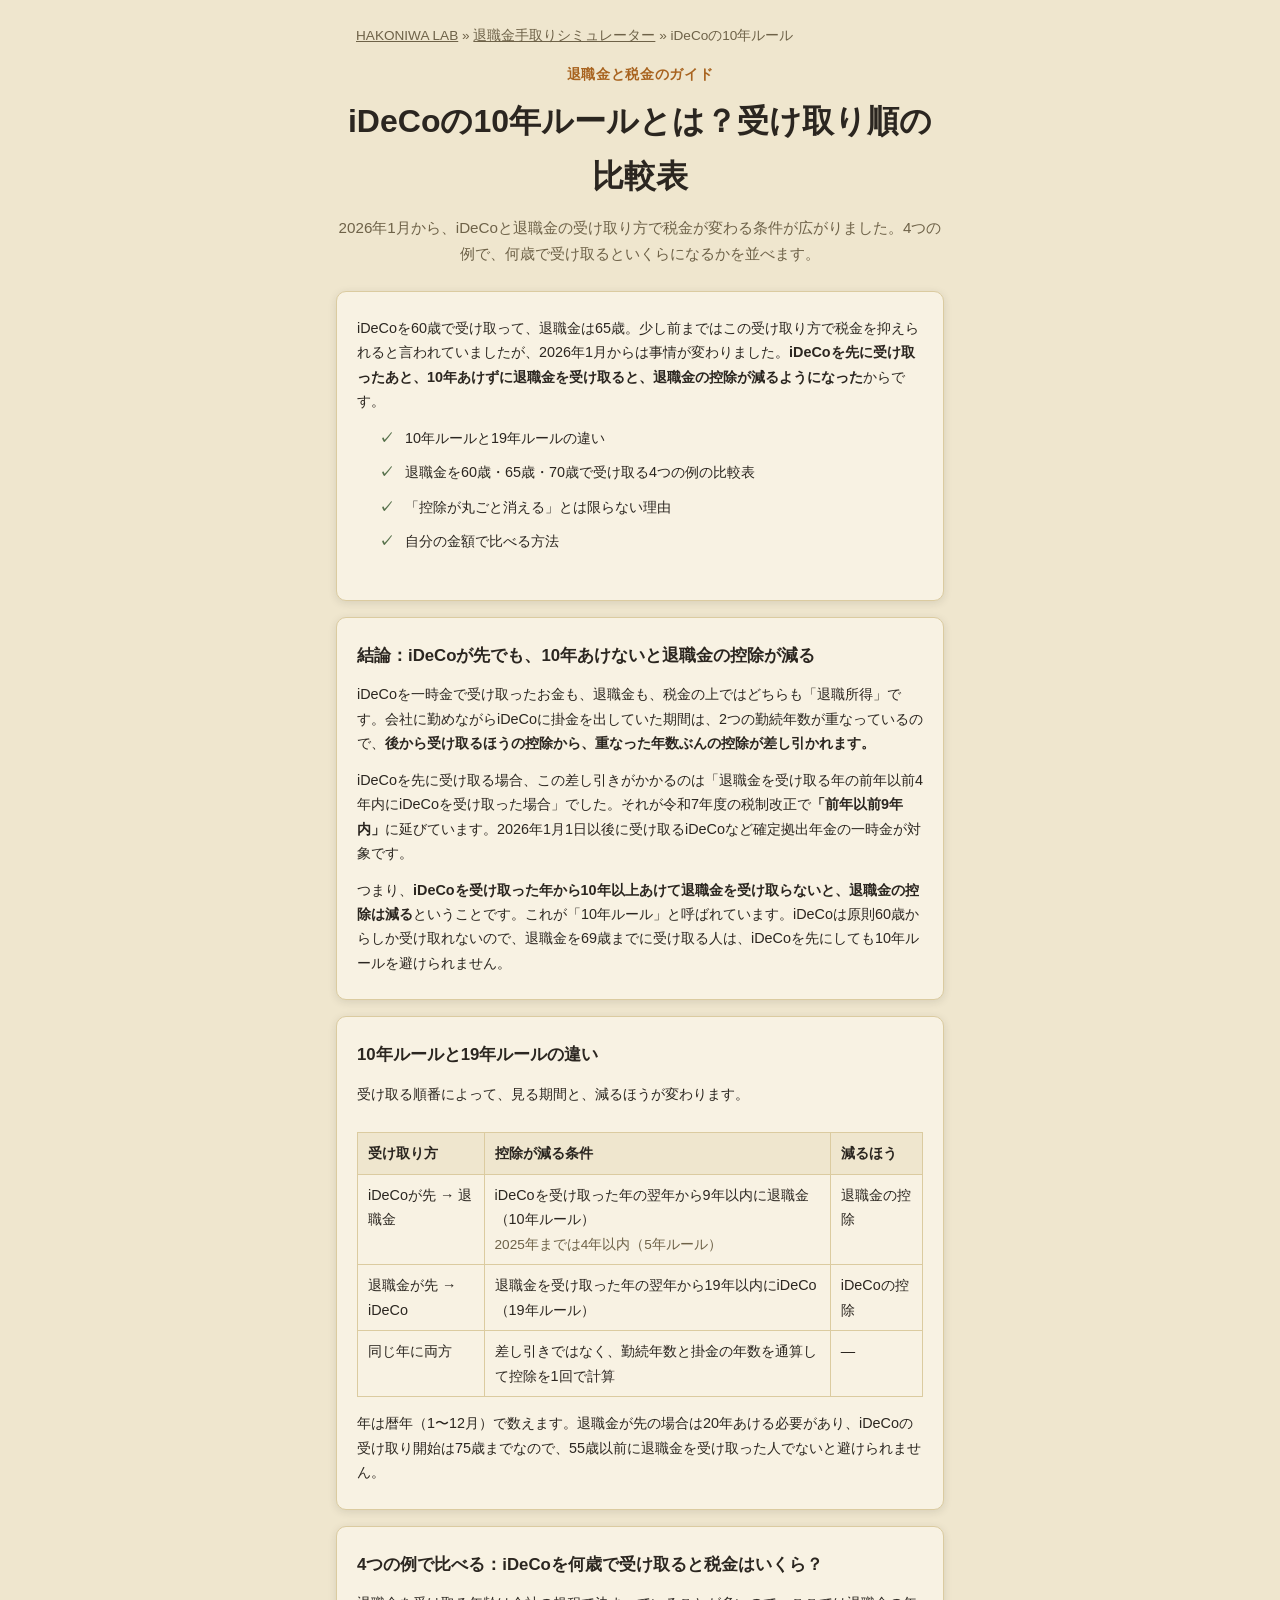
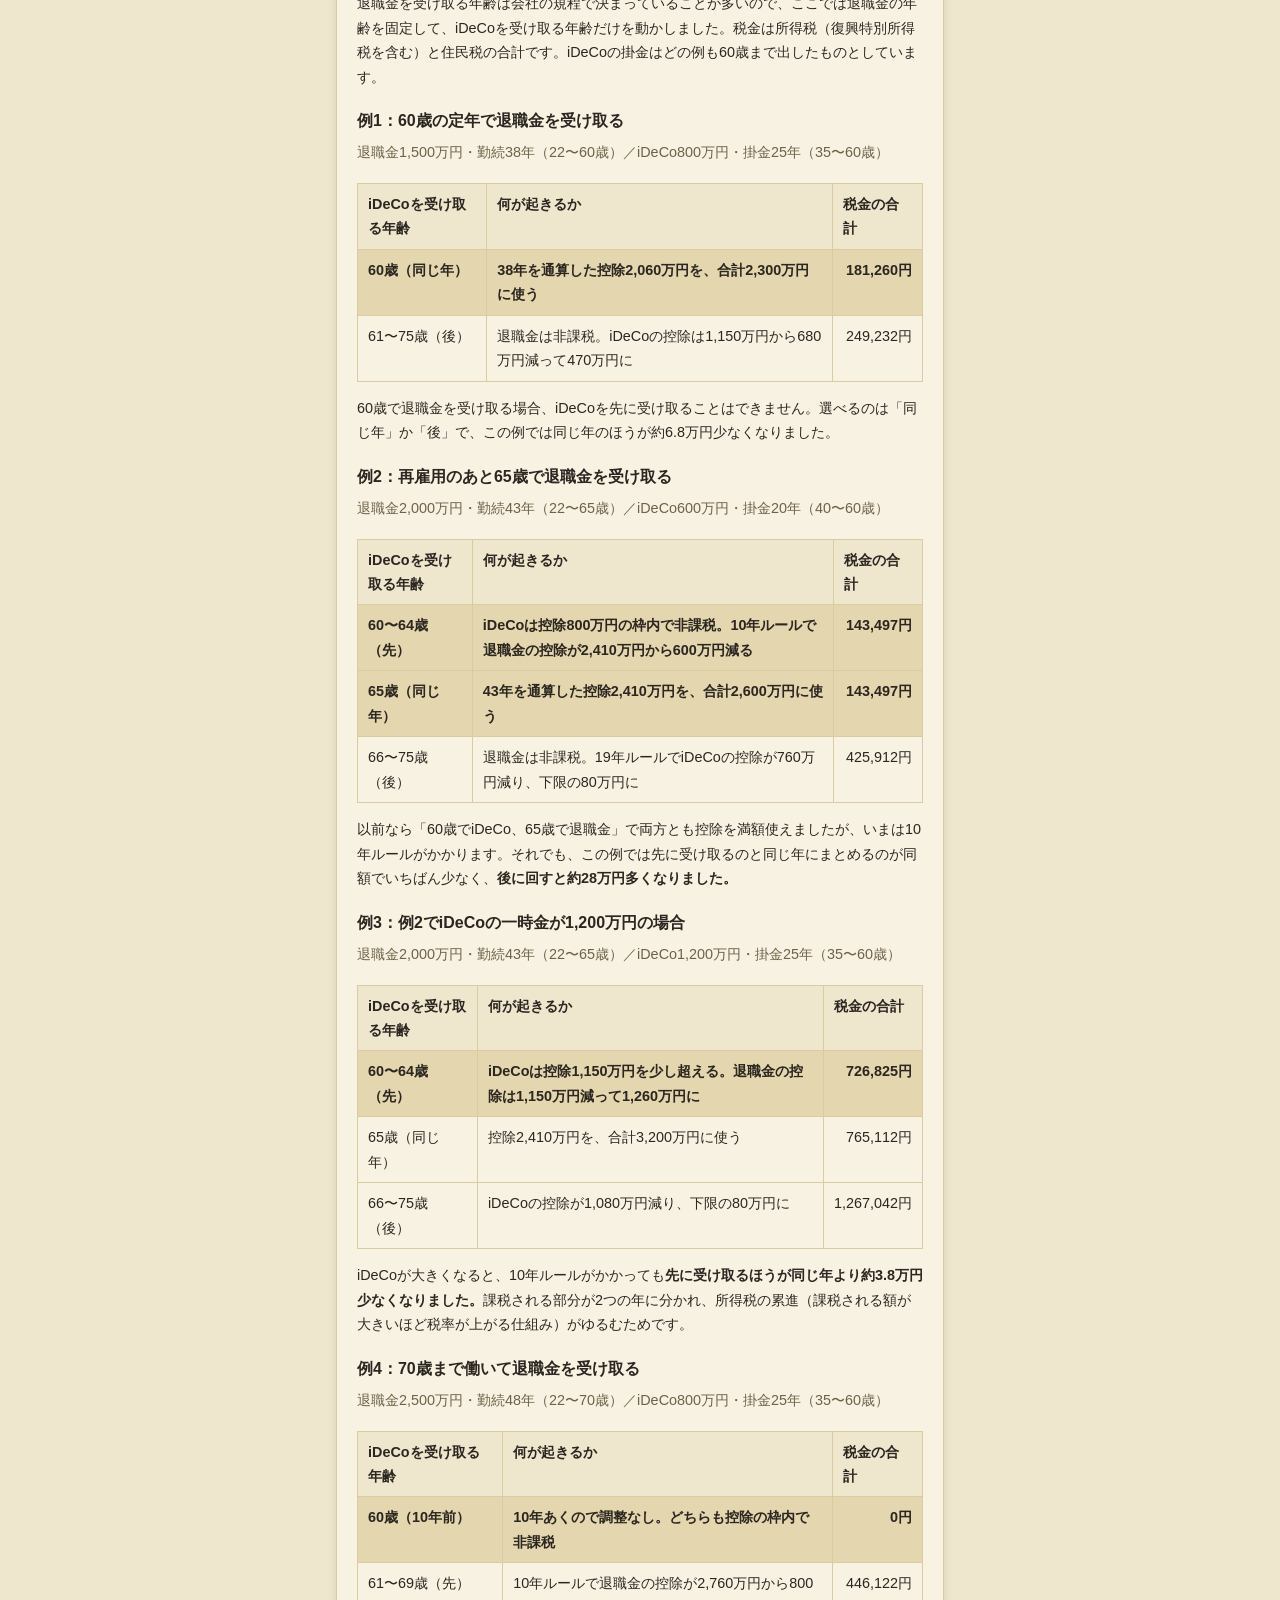
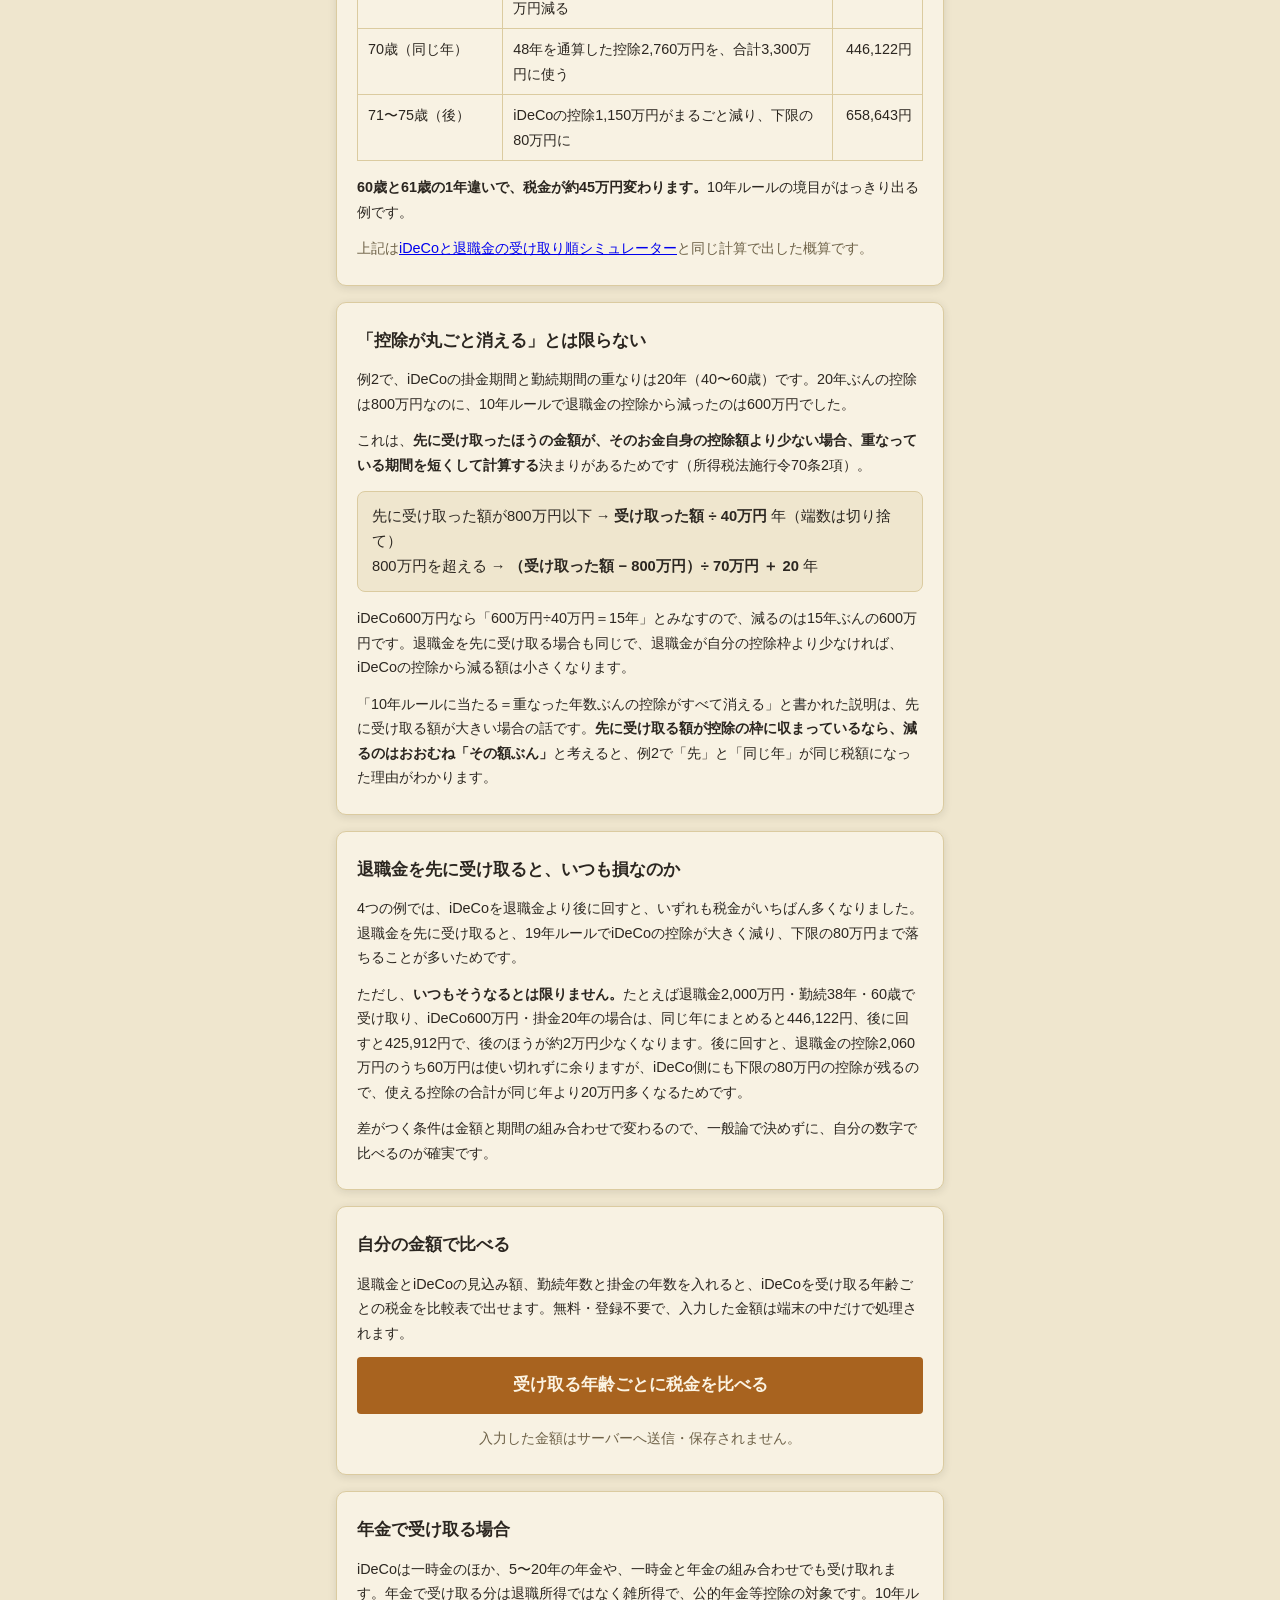
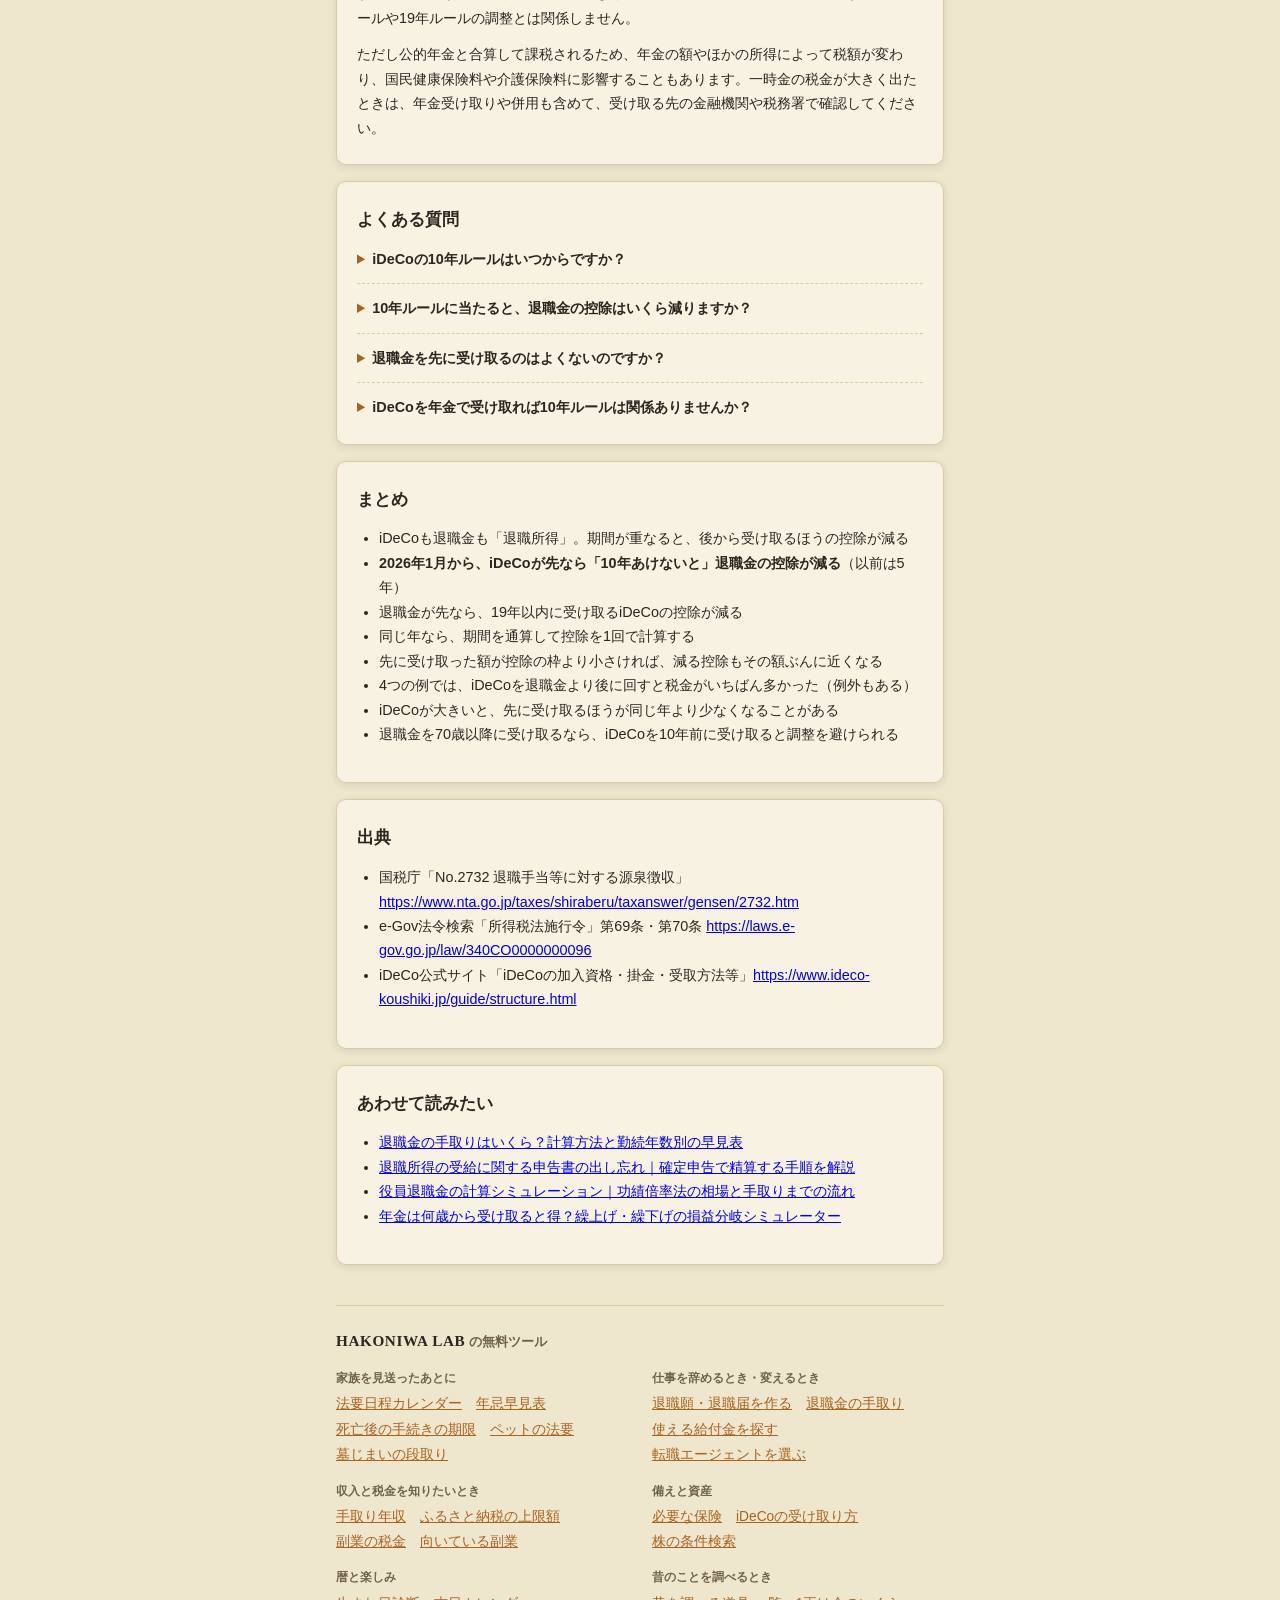
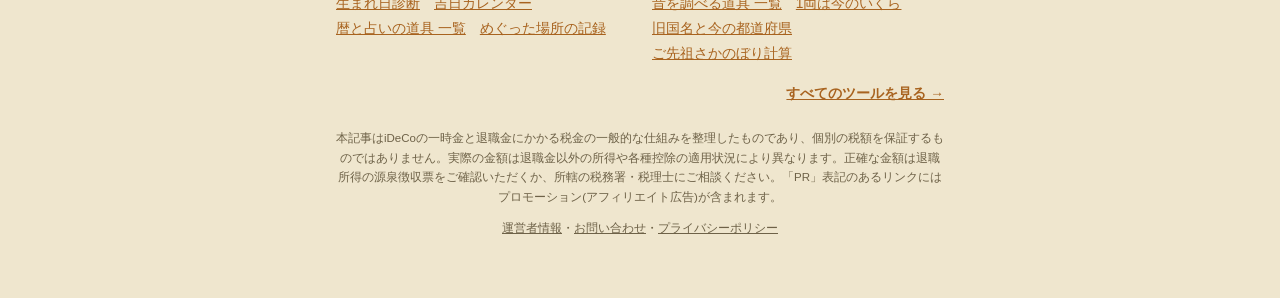
<file: guide/ideco-10nen-rule/index.html>
<!DOCTYPE html>
<html lang="ja">
<head>
<meta charset="UTF-8">
<meta name="viewport" content="width=device-width, initial-scale=1.0">
<!-- Google tag (gtag.js) -->
<script async src="https://www.googletagmanager.com/gtag/js?id=G-WTBHV5QYG3"></script>
<script>
  window.dataLayer = window.dataLayer || [];
  function gtag(){dataLayer.push(arguments);}
  gtag('js', new Date());
  gtag('config', 'G-WTBHV5QYG3');
</script>
<title>iDeCoの10年ルールとは？退職金との受け取り順を比較表で解説</title>
<meta name="description" content="2026年1月から、iDeCoの一時金を先に受け取ったあと9年以内に退職金を受け取ると、退職金の控除が減るようになりました。退職金を60歳・65歳・70歳で受け取る4つの例で、iDeCoを何歳で受け取ると税金がいくらになるかを比較表にまとめました。">
<script async src="https://pagead2.googlesyndication.com/pagead/js/adsbygoogle.js?client=ca-pub-6465548593525933" crossorigin="anonymous"></script>
<link rel="canonical" href="https://hakoniwalab.com/retirement-simulator/guide/ideco-10nen-rule/">
<link rel="stylesheet" href="../../css/style.css">
<script type="application/ld+json">{"@context":"https://schema.org","@type":"FAQPage","mainEntity":[{"@type":"Question","name":"iDeCoの10年ルールはいつからですか？","acceptedAnswer":{"@type":"Answer","text":"2026年1月1日以後に受け取るiDeCoなど確定拠出年金の一時金が対象です。それより前に受け取った一時金は、従来どおり前年以前4年内(いわゆる5年ルール)で判定します。"}},{"@type":"Question","name":"10年ルールに当たると、退職金の控除はいくら減りますか？","acceptedAnswer":{"@type":"Answer","text":"iDeCoの掛金期間と勤続期間が重なっている年数ぶんの控除額が減ります。重なりが20年なら800万円です。ただしiDeCoの一時金が、iDeCo自身の退職所得控除額より少ない場合は、重なりを「一時金÷40万円」年に短くして計算するので、減る額はもっと小さくなります。"}},{"@type":"Question","name":"退職金を先に受け取るのはよくないのですか？","acceptedAnswer":{"@type":"Answer","text":"退職金を先に受け取ると、その後19年以内に受け取るiDeCoの控除から、重なった期間の控除が差し引かれます。この記事の4つの例ではいずれも税金がいちばん多くなりましたが、条件によっては逆転することもあります。金額と期間で比べるのが確実です。"}},{"@type":"Question","name":"iDeCoを年金で受け取れば10年ルールは関係ありませんか？","acceptedAnswer":{"@type":"Answer","text":"年金で受け取る分は退職所得ではなく雑所得になるため、退職所得控除の調整は関係しません。ただし公的年金と合算して課税され、国民健康保険料などに影響することもあるので、一時金との比較は別に必要です。"}}]}</script>
<style>
.guide-nav { max-width: 720px; margin: 0 auto 16px; padding: 0 20px; font-size: 0.85rem; color: var(--color-text-muted); }
.guide-nav a { color: var(--color-text-muted); }
.guide-lead { font-size: 0.95rem; }
.guide-table { width: 100%; border-collapse: collapse; margin: 14px 0; font-size: 0.9rem; }
.guide-table th, .guide-table td { border: 1px solid var(--color-border); padding: 8px 10px; text-align: left; vertical-align: top; }
.guide-table th { background: var(--color-bg); font-weight: 600; }
.guide-table td.num { text-align: right; font-variant-numeric: tabular-nums; white-space: nowrap; }
.guide-table tr.is-best td { background: var(--color-badge-bg); font-weight: 700; }
.guide-note { font-size: 0.85rem; color: var(--color-text-muted); }
.card--article h3 { font-size: 1rem; margin: 18px 0 6px; }
.guide-cta { text-align: center; }
.guide-cta .btn { display: inline-block; text-decoration: none; }
.guide-calc { background: var(--color-bg); border: 1px solid var(--color-border); border-radius: 8px; padding: 12px 14px; margin: 14px 0; font-size: 0.92rem; }
.table-scroll { overflow-x: auto; }
.case-premise { font-size: 0.88rem; color: var(--color-text-muted); margin-bottom: 4px !important; }
</style>
</head>
<body>
<div class="app">

  <nav class="guide-nav" aria-label="パンくずリスト">
    <a href="../../../">HAKONIWA LAB</a> &raquo;
    <a href="../../">退職金手取りシミュレーター</a> &raquo;
    <span aria-current="page">iDeCoの10年ルール</span>
  </nav>

  <header class="app-header">
    <p class="app-header__eyebrow">退職金と税金のガイド</p>
    <h1 class="app-header__title">iDeCoの10年ルールとは？<br class="sp-only">受け取り順の比較表</h1>
    <p class="app-header__lead">2026年1月から、iDeCoと退職金の受け取り方で税金が変わる条件が広がりました。4つの例で、何歳で受け取るといくらになるかを並べます。</p>
  </header>

  <main class="main">

    <section class="article">

      <div class="card card--article">
        <p class="guide-lead">iDeCoを60歳で受け取って、退職金は65歳。少し前まではこの受け取り方で税金を抑えられると言われていましたが、2026年1月からは事情が変わりました。<strong>iDeCoを先に受け取ったあと、10年あけずに退職金を受け取ると、退職金の控除が減るようになった</strong>からです。</p>
        <ul class="intro-points">
          <li>10年ルールと19年ルールの違い</li>
          <li>退職金を60歳・65歳・70歳で受け取る4つの例の比較表</li>
          <li>「控除が丸ごと消える」とは限らない理由</li>
          <li>自分の金額で比べる方法</li>
        </ul>
      </div>

      <div class="card card--article">
        <h2>結論：iDeCoが先でも、10年あけないと退職金の控除が減る</h2>
        <p>iDeCoを一時金で受け取ったお金も、退職金も、税金の上ではどちらも「退職所得」です。会社に勤めながらiDeCoに掛金を出していた期間は、2つの勤続年数が重なっているので、<strong>後から受け取るほうの控除から、重なった年数ぶんの控除が差し引かれます。</strong></p>
        <p>iDeCoを先に受け取る場合、この差し引きがかかるのは「退職金を受け取る年の前年以前4年内にiDeCoを受け取った場合」でした。それが令和7年度の税制改正で<strong>「前年以前9年内」</strong>に延びています。2026年1月1日以後に受け取るiDeCoなど確定拠出年金の一時金が対象です。</p>
        <p>つまり、<strong>iDeCoを受け取った年から10年以上あけて退職金を受け取らないと、退職金の控除は減る</strong>ということです。これが「10年ルール」と呼ばれています。iDeCoは原則60歳からしか受け取れないので、退職金を69歳までに受け取る人は、iDeCoを先にしても10年ルールを避けられません。</p>
      </div>

      <div class="card card--article">
        <h2>10年ルールと19年ルールの違い</h2>
        <p>受け取る順番によって、見る期間と、減るほうが変わります。</p>
        <div class="table-scroll">
          <table class="guide-table">
            <thead><tr><th>受け取り方</th><th>控除が減る条件</th><th>減るほう</th></tr></thead>
            <tbody>
              <tr><td>iDeCoが先 → 退職金</td><td>iDeCoを受け取った年の翌年から9年以内に退職金（10年ルール）<br><span class="guide-note">2025年までは4年以内（5年ルール）</span></td><td>退職金の控除</td></tr>
              <tr><td>退職金が先 → iDeCo</td><td>退職金を受け取った年の翌年から19年以内にiDeCo（19年ルール）</td><td>iDeCoの控除</td></tr>
              <tr><td>同じ年に両方</td><td>差し引きではなく、勤続年数と掛金の年数を通算して控除を1回で計算</td><td>—</td></tr>
            </tbody>
          </table>
        </div>
        <p>年は暦年（1〜12月）で数えます。退職金が先の場合は20年あける必要があり、iDeCoの受け取り開始は75歳までなので、55歳以前に退職金を受け取った人でないと避けられません。</p>
      </div>

      <div class="card card--article">
        <h2>4つの例で比べる：iDeCoを何歳で受け取ると税金はいくら？</h2>
        <p>退職金を受け取る年齢は会社の規程で決まっていることが多いので、ここでは退職金の年齢を固定して、iDeCoを受け取る年齢だけを動かしました。税金は所得税（復興特別所得税を含む）と住民税の合計です。iDeCoの掛金はどの例も60歳まで出したものとしています。</p>

        <h3>例1：60歳の定年で退職金を受け取る</h3>
        <p class="case-premise">退職金1,500万円・勤続38年（22〜60歳）／iDeCo800万円・掛金25年（35〜60歳）</p>
        <div class="table-scroll">
          <table class="guide-table">
            <thead><tr><th>iDeCoを受け取る年齢</th><th>何が起きるか</th><th>税金の合計</th></tr></thead>
            <tbody>
              <tr class="is-best"><td>60歳（同じ年）</td><td>38年を通算した控除2,060万円を、合計2,300万円に使う</td><td class="num">181,260円</td></tr>
              <tr><td>61〜75歳（後）</td><td>退職金は非課税。iDeCoの控除は1,150万円から680万円減って470万円に</td><td class="num">249,232円</td></tr>
            </tbody>
          </table>
        </div>
        <p>60歳で退職金を受け取る場合、iDeCoを先に受け取ることはできません。選べるのは「同じ年」か「後」で、この例では同じ年のほうが約6.8万円少なくなりました。</p>

        <h3>例2：再雇用のあと65歳で退職金を受け取る</h3>
        <p class="case-premise">退職金2,000万円・勤続43年（22〜65歳）／iDeCo600万円・掛金20年（40〜60歳）</p>
        <div class="table-scroll">
          <table class="guide-table">
            <thead><tr><th>iDeCoを受け取る年齢</th><th>何が起きるか</th><th>税金の合計</th></tr></thead>
            <tbody>
              <tr class="is-best"><td>60〜64歳（先）</td><td>iDeCoは控除800万円の枠内で非課税。10年ルールで退職金の控除が2,410万円から600万円減る</td><td class="num">143,497円</td></tr>
              <tr class="is-best"><td>65歳（同じ年）</td><td>43年を通算した控除2,410万円を、合計2,600万円に使う</td><td class="num">143,497円</td></tr>
              <tr><td>66〜75歳（後）</td><td>退職金は非課税。19年ルールでiDeCoの控除が760万円減り、下限の80万円に</td><td class="num">425,912円</td></tr>
            </tbody>
          </table>
        </div>
        <p>以前なら「60歳でiDeCo、65歳で退職金」で両方とも控除を満額使えましたが、いまは10年ルールがかかります。それでも、この例では先に受け取るのと同じ年にまとめるのが同額でいちばん少なく、<strong>後に回すと約28万円多くなりました。</strong></p>

        <h3>例3：例2でiDeCoの一時金が1,200万円の場合</h3>
        <p class="case-premise">退職金2,000万円・勤続43年（22〜65歳）／iDeCo1,200万円・掛金25年（35〜60歳）</p>
        <div class="table-scroll">
          <table class="guide-table">
            <thead><tr><th>iDeCoを受け取る年齢</th><th>何が起きるか</th><th>税金の合計</th></tr></thead>
            <tbody>
              <tr class="is-best"><td>60〜64歳（先）</td><td>iDeCoは控除1,150万円を少し超える。退職金の控除は1,150万円減って1,260万円に</td><td class="num">726,825円</td></tr>
              <tr><td>65歳（同じ年）</td><td>控除2,410万円を、合計3,200万円に使う</td><td class="num">765,112円</td></tr>
              <tr><td>66〜75歳（後）</td><td>iDeCoの控除が1,080万円減り、下限の80万円に</td><td class="num">1,267,042円</td></tr>
            </tbody>
          </table>
        </div>
        <p>iDeCoが大きくなると、10年ルールがかかっても<strong>先に受け取るほうが同じ年より約3.8万円少なくなりました。</strong>課税される部分が2つの年に分かれ、所得税の累進（課税される額が大きいほど税率が上がる仕組み）がゆるむためです。</p>

        <h3>例4：70歳まで働いて退職金を受け取る</h3>
        <p class="case-premise">退職金2,500万円・勤続48年（22〜70歳）／iDeCo800万円・掛金25年（35〜60歳）</p>
        <div class="table-scroll">
          <table class="guide-table">
            <thead><tr><th>iDeCoを受け取る年齢</th><th>何が起きるか</th><th>税金の合計</th></tr></thead>
            <tbody>
              <tr class="is-best"><td>60歳（10年前）</td><td>10年あくので調整なし。どちらも控除の枠内で非課税</td><td class="num">0円</td></tr>
              <tr><td>61〜69歳（先）</td><td>10年ルールで退職金の控除が2,760万円から800万円減る</td><td class="num">446,122円</td></tr>
              <tr><td>70歳（同じ年）</td><td>48年を通算した控除2,760万円を、合計3,300万円に使う</td><td class="num">446,122円</td></tr>
              <tr><td>71〜75歳（後）</td><td>iDeCoの控除1,150万円がまるごと減り、下限の80万円に</td><td class="num">658,643円</td></tr>
            </tbody>
          </table>
        </div>
        <p><strong>60歳と61歳の1年違いで、税金が約45万円変わります。</strong>10年ルールの境目がはっきり出る例です。</p>
        <p class="guide-note">上記は<a href="../../ideco/">iDeCoと退職金の受け取り順シミュレーター</a>と同じ計算で出した概算です。</p>
      </div>

      <div class="card card--article">
        <h2>「控除が丸ごと消える」とは限らない</h2>
        <p>例2で、iDeCoの掛金期間と勤続期間の重なりは20年（40〜60歳）です。20年ぶんの控除は800万円なのに、10年ルールで退職金の控除から減ったのは600万円でした。</p>
        <p>これは、<strong>先に受け取ったほうの金額が、そのお金自身の控除額より少ない場合、重なっている期間を短くして計算する</strong>決まりがあるためです（所得税法施行令70条2項）。</p>
        <div class="guide-calc">
          先に受け取った額が800万円以下 → <strong>受け取った額 ÷ 40万円</strong> 年（端数は切り捨て）<br>
          800万円を超える → <strong>（受け取った額 − 800万円）÷ 70万円 ＋ 20</strong> 年
        </div>
        <p>iDeCo600万円なら「600万円÷40万円＝15年」とみなすので、減るのは15年ぶんの600万円です。退職金を先に受け取る場合も同じで、退職金が自分の控除枠より少なければ、iDeCoの控除から減る額は小さくなります。</p>
        <p>「10年ルールに当たる＝重なった年数ぶんの控除がすべて消える」と書かれた説明は、先に受け取る額が大きい場合の話です。<strong>先に受け取る額が控除の枠に収まっているなら、減るのはおおむね「その額ぶん」</strong>と考えると、例2で「先」と「同じ年」が同じ税額になった理由がわかります。</p>
      </div>

      <div class="card card--article">
        <h2>退職金を先に受け取ると、いつも損なのか</h2>
        <p>4つの例では、iDeCoを退職金より後に回すと、いずれも税金がいちばん多くなりました。退職金を先に受け取ると、19年ルールでiDeCoの控除が大きく減り、下限の80万円まで落ちることが多いためです。</p>
        <p>ただし、<strong>いつもそうなるとは限りません。</strong>たとえば退職金2,000万円・勤続38年・60歳で受け取り、iDeCo600万円・掛金20年の場合は、同じ年にまとめると446,122円、後に回すと425,912円で、後のほうが約2万円少なくなります。後に回すと、退職金の控除2,060万円のうち60万円は使い切れずに余りますが、iDeCo側にも下限の80万円の控除が残るので、使える控除の合計が同じ年より20万円多くなるためです。</p>
        <p>差がつく条件は金額と期間の組み合わせで変わるので、一般論で決めずに、自分の数字で比べるのが確実です。</p>
      </div>

      <div class="card card--article">
        <h2>自分の金額で比べる</h2>
        <p>退職金とiDeCoの見込み額、勤続年数と掛金の年数を入れると、iDeCoを受け取る年齢ごとの税金を比較表で出せます。無料・登録不要で、入力した金額は端末の中だけで処理されます。</p>
        <p class="guide-cta"><a class="btn btn--primary btn--large" href="../../ideco/">受け取る年齢ごとに税金を比べる</a></p>
        <p class="guide-note" style="text-align:center;">入力した金額はサーバーへ送信・保存されません。</p>
      </div>

      <div class="card card--article">
        <h2>年金で受け取る場合</h2>
        <p>iDeCoは一時金のほか、5〜20年の年金や、一時金と年金の組み合わせでも受け取れます。年金で受け取る分は退職所得ではなく雑所得で、公的年金等控除の対象です。10年ルールや19年ルールの調整とは関係しません。</p>
        <p>ただし公的年金と合算して課税されるため、年金の額やほかの所得によって税額が変わり、国民健康保険料や介護保険料に影響することもあります。一時金の税金が大きく出たときは、年金受け取りや併用も含めて、受け取る先の金融機関や税務署で確認してください。</p>
      </div>

      <div class="card card--article">
        <h2>よくある質問</h2>
        <details class="faq-item">
          <summary>iDeCoの10年ルールはいつからですか？</summary>
          <p>2026年1月1日以後に受け取るiDeCoなど確定拠出年金の一時金が対象です。それより前に受け取った一時金は、従来どおり前年以前4年内（いわゆる5年ルール）で判定します。</p>
        </details>
        <details class="faq-item">
          <summary>10年ルールに当たると、退職金の控除はいくら減りますか？</summary>
          <p>iDeCoの掛金期間と勤続期間が重なっている年数ぶんの控除額が減ります。重なりが20年なら800万円です。ただしiDeCoの一時金が、iDeCo自身の退職所得控除額より少ない場合は、重なりを「一時金÷40万円」年に短くして計算するので、減る額はもっと小さくなります。</p>
        </details>
        <details class="faq-item">
          <summary>退職金を先に受け取るのはよくないのですか？</summary>
          <p>退職金を先に受け取ると、その後19年以内に受け取るiDeCoの控除から、重なった期間の控除が差し引かれます。この記事の4つの例ではいずれも税金がいちばん多くなりましたが、条件によっては逆転することもあります。金額と期間で比べるのが確実です。</p>
        </details>
        <details class="faq-item">
          <summary>iDeCoを年金で受け取れば10年ルールは関係ありませんか？</summary>
          <p>年金で受け取る分は退職所得ではなく雑所得になるため、退職所得控除の調整は関係しません。ただし公的年金と合算して課税され、国民健康保険料などに影響することもあるので、一時金との比較は別に必要です。</p>
        </details>
      </div>

      <div class="card card--article">
        <h2>まとめ</h2>
        <ul>
          <li>iDeCoも退職金も「退職所得」。期間が重なると、後から受け取るほうの控除が減る</li>
          <li><strong>2026年1月から、iDeCoが先なら「10年あけないと」退職金の控除が減る</strong>（以前は5年）</li>
          <li>退職金が先なら、19年以内に受け取るiDeCoの控除が減る</li>
          <li>同じ年なら、期間を通算して控除を1回で計算する</li>
          <li>先に受け取った額が控除の枠より小さければ、減る控除もその額ぶんに近くなる</li>
          <li>4つの例では、iDeCoを退職金より後に回すと税金がいちばん多かった（例外もある）</li>
          <li>iDeCoが大きいと、先に受け取るほうが同じ年より少なくなることがある</li>
          <li>退職金を70歳以降に受け取るなら、iDeCoを10年前に受け取ると調整を避けられる</li>
        </ul>
      </div>

      <div class="card card--article">
        <h2>出典</h2>
        <ul>
          <li>国税庁「No.2732 退職手当等に対する源泉徴収」<a href="https://www.nta.go.jp/taxes/shiraberu/taxanswer/gensen/2732.htm" target="_blank" rel="noopener">https://www.nta.go.jp/taxes/shiraberu/taxanswer/gensen/2732.htm</a></li>
          <li>e-Gov法令検索「所得税法施行令」第69条・第70条 <a href="https://laws.e-gov.go.jp/law/340CO0000000096" target="_blank" rel="noopener">https://laws.e-gov.go.jp/law/340CO0000000096</a></li>
          <li>iDeCo公式サイト「iDeCoの加入資格・掛金・受取方法等」<a href="https://www.ideco-koushiki.jp/guide/structure.html" target="_blank" rel="noopener">https://www.ideco-koushiki.jp/guide/structure.html</a></li>
        </ul>
      </div>

      <div class="card card--article">
        <h2>あわせて読みたい</h2>
        <ul>
          <li><a href="../taishokukin-tedori-keisan/">退職金の手取りはいくら？計算方法と勤続年数別の早見表</a></li>
          <li><a href="../shinkokusho-dashiwasure/">退職所得の受給に関する申告書の出し忘れ｜確定申告で精算する手順を解説</a></li>
          <li><a href="../yakuin-taishokukin-keisan/">役員退職金の計算シミュレーション｜功績倍率法の相場と手取りまでの流れ</a></li>
          <li><a href="../../nenkin-jukyu/">年金は何歳から受け取ると得？繰上げ・繰下げの損益分岐シミュレーター</a></li>
        </ul>
      </div>

    </section>

  </main>

  <!-- site-nav:start -->
  <style>
  .site-nav { margin: 40px 0 0; padding: 22px 0 0; border-top: 1px solid var(--color-border, var(--line, #dbcba0)); color: var(--color-text, var(--ink, #2b2620)); text-align: left; }
  .site-nav__title { margin: 0 0 14px; font-size: 0.82rem; font-weight: 700; color: var(--color-text-muted, var(--muted, #6e6248)); }
  .site-nav__title a { font-family: Georgia, "Times New Roman", serif; font-size: 0.95rem; letter-spacing: 0.04em; color: var(--color-text, var(--ink, #2b2620)); text-decoration: none; }
  .site-nav__groups { display: grid; gap: 14px 24px; }
  @media (min-width: 560px) { .site-nav__groups { grid-template-columns: 1fr 1fr; } }
  .site-nav__label { margin: 0 0 4px; font-size: 0.74rem; font-weight: 700; color: var(--color-text-muted, var(--muted, #6e6248)); }
  .site-nav__links { display: flex; flex-wrap: wrap; gap: 2px 14px; margin: 0; padding: 0; list-style: none; font-size: 0.86rem; line-height: 1.7; }
  .site-nav__links li { margin: 0; padding: 0; }
  .site-nav__links li::before { content: none; }
  .site-nav__links a { color: var(--color-primary, var(--navy, #a8631f)); }
  .site-nav__all { margin: 16px 0 0; font-size: 0.86rem; text-align: right; }
  .site-nav__all a { color: var(--color-primary, var(--navy, #a8631f)); font-weight: 700; }
  .app-footer a { color: var(--color-text-muted, var(--muted, #6e6248)); }
  </style>
  <nav class="site-nav" aria-label="HAKONIWA LABのツール">
    <p class="site-nav__title"><a href="../../../">HAKONIWA LAB</a> の無料ツール</p>
    <div class="site-nav__groups">
      <div>
        <p class="site-nav__label">家族を見送ったあとに</p>
        <ul class="site-nav__links">
          <li><a href="../../../houyou-calendar/">法要日程カレンダー</a></li>
          <li><a href="../../../houyou-calendar/hayami/">年忌早見表</a></li>
          <li><a href="../../../houyou-calendar/tetsuzuki/">死亡後の手続きの期限</a></li>
          <li><a href="../../../houyou-calendar/pet/">ペットの法要</a></li>
          <li><a href="../../../houyou-calendar/hakajimai/">墓じまいの段取り</a></li>
        </ul>
      </div>
      <div>
        <p class="site-nav__label">仕事を辞めるとき・変えるとき</p>
        <ul class="site-nav__links">
          <li><a href="../../../resignation-letter-generator/">退職願・退職届を作る</a></li>
          <li><a href="../../../retirement-simulator/">退職金の手取り</a></li>
          <li><a href="../../../subsidy-checker/">使える給付金を探す</a></li>
          <li><a href="../../../career-checker/">転職エージェントを選ぶ</a></li>
        </ul>
      </div>
      <div>
        <p class="site-nav__label">収入と税金を知りたいとき</p>
        <ul class="site-nav__links">
          <li><a href="../../../takehome-calculator/">手取り年収</a></li>
          <li><a href="../../../furusato-simulator/">ふるさと納税の上限額</a></li>
          <li><a href="../../../sidejob-tax-simulator/">副業の税金</a></li>
          <li><a href="../../../sidejob-checker/">向いている副業</a></li>
        </ul>
      </div>
      <div>
        <p class="site-nav__label">備えと資産</p>
        <ul class="site-nav__links">
          <li><a href="../../../insurance-checker/">必要な保険</a></li>
          <li><a href="../../../retirement-simulator/ideco/">iDeCoの受け取り方</a></li>
          <li><a href="../../../stock-screener/">株の条件検索</a></li>
        </ul>
      </div>
      <div>
        <p class="site-nav__label">暦と楽しみ</p>
        <ul class="site-nav__links">
          <li><a href="../../../birthday-fortune/">生まれ日診断</a></li>
          <li><a href="../../../birthday-fortune/calendar/">吉日カレンダー</a></li>
          <li><a href="../../../birthday-fortune/tools/">暦と占いの道具 一覧</a></li>
          <li><a href="../../../meguri-log/">めぐった場所の記録</a></li>
        </ul>
      </div>
      <div>
        <p class="site-nav__label">昔のことを調べるとき</p>
        <ul class="site-nav__links">
          <li><a href="../../../mukashi/">昔を調べる道具 一覧</a></li>
          <li><a href="../../../mukashi/ryou/">1両は今のいくら</a></li>
          <li><a href="../../../mukashi/kokumei/">旧国名と今の都道府県</a></li>
          <li><a href="../../../mukashi/senzo/">ご先祖さかのぼり計算</a></li>
        </ul>
      </div>
    </div>
    <p class="site-nav__all"><a href="../../../">すべてのツールを見る →</a></p>
  </nav>
  <!-- site-nav:end -->

  <footer class="app-footer">
    <p>本記事はiDeCoの一時金と退職金にかかる税金の一般的な仕組みを整理したものであり、個別の税額を保証するものではありません。実際の金額は退職金以外の所得や各種控除の適用状況により異なります。正確な金額は退職所得の源泉徴収票をご確認いただくか、所轄の税務署・税理士にご相談ください。「PR」表記のあるリンクにはプロモーション(アフィリエイト広告)が含まれます。</p>
    <p><a href="../../../about.html">運営者情報</a>・<a href="../../../contact.html">お問い合わせ</a>・<a href="../../../privacy.html">プライバシーポリシー</a></p>
  </footer>

</div>
</body>
</html>
</file>
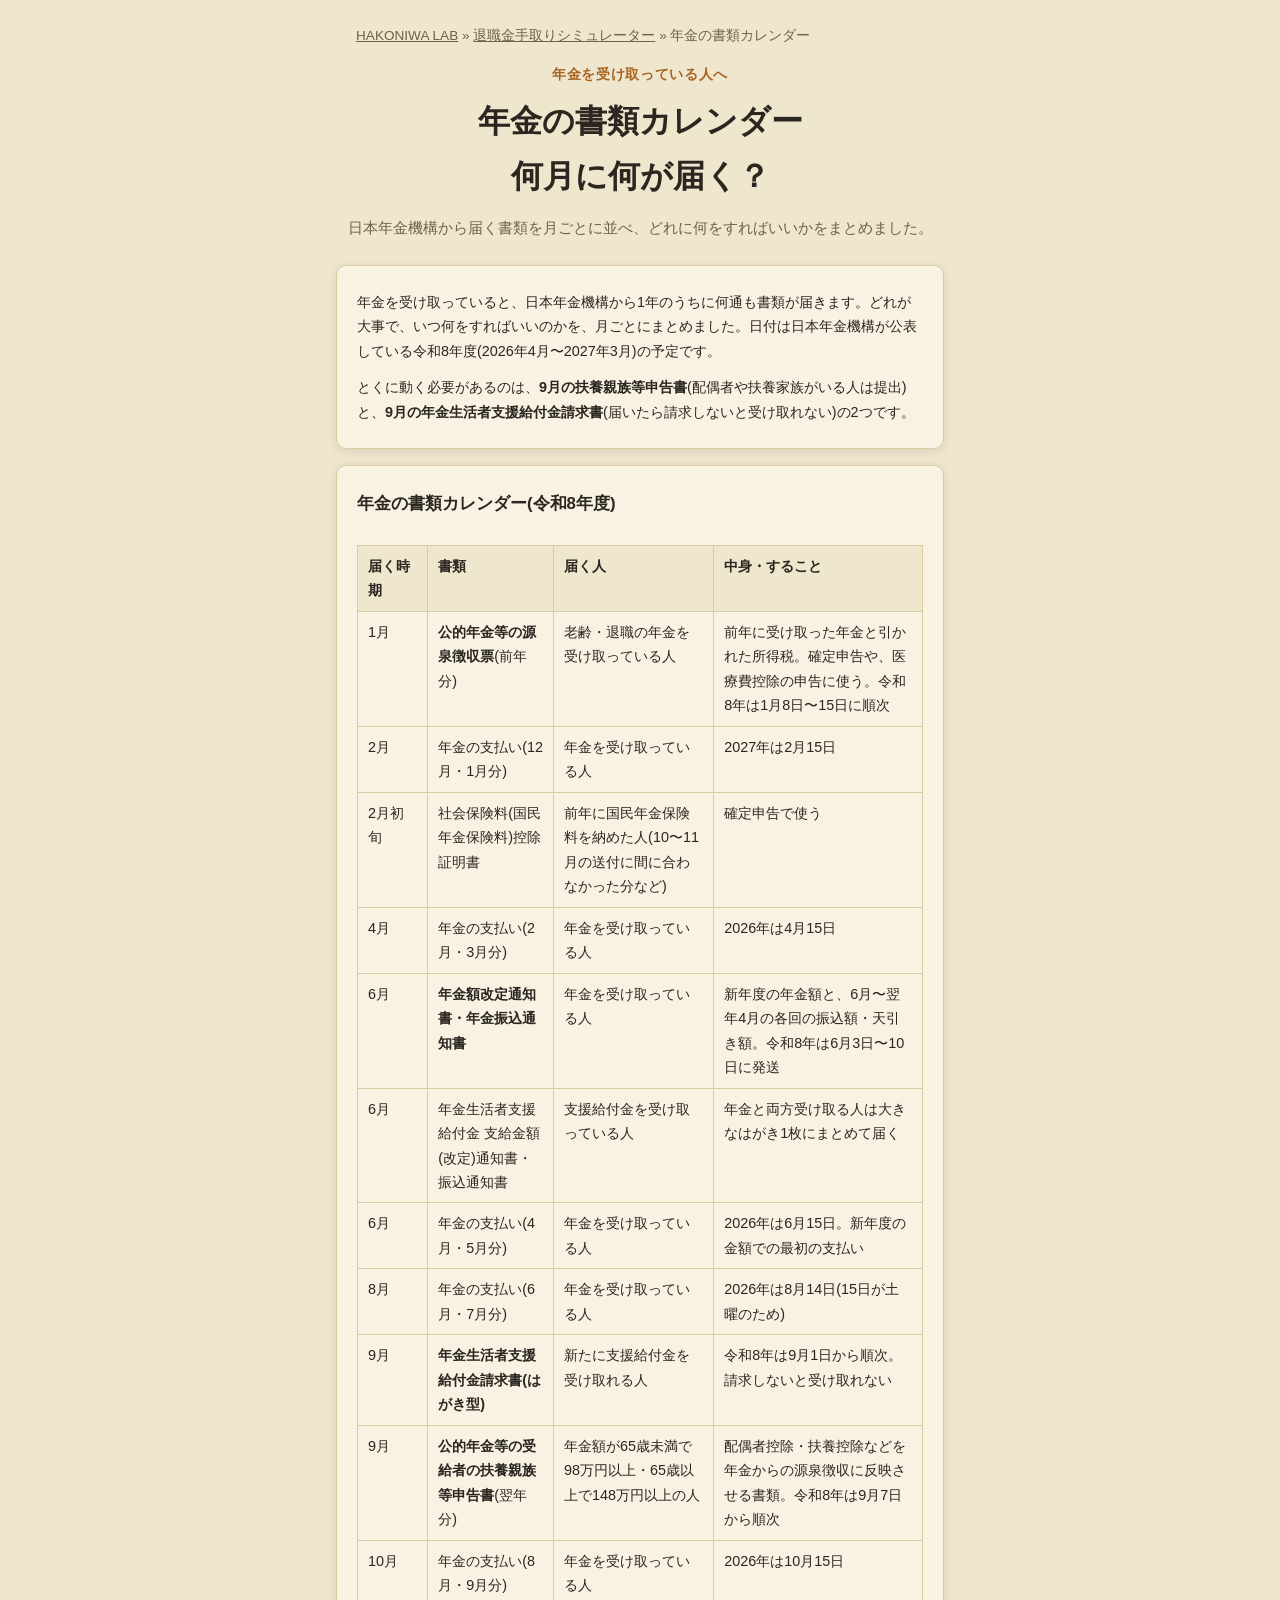
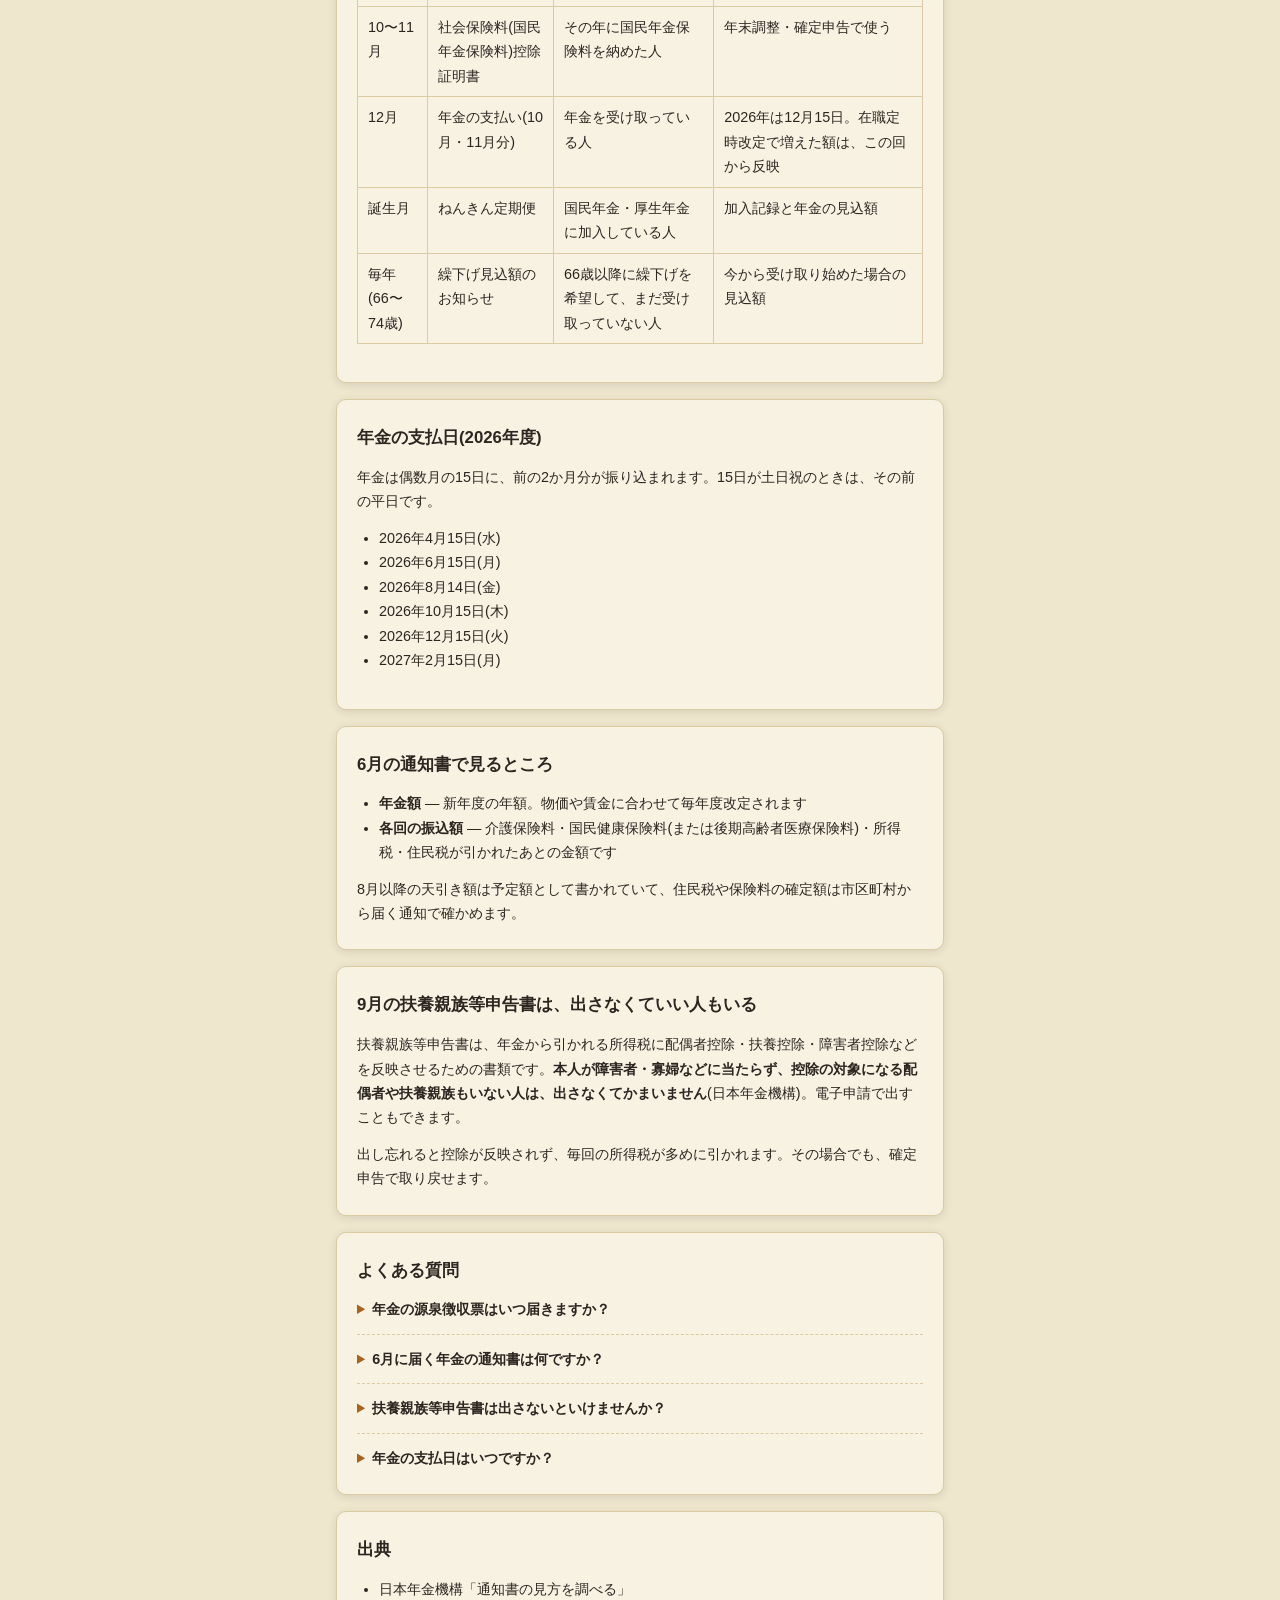
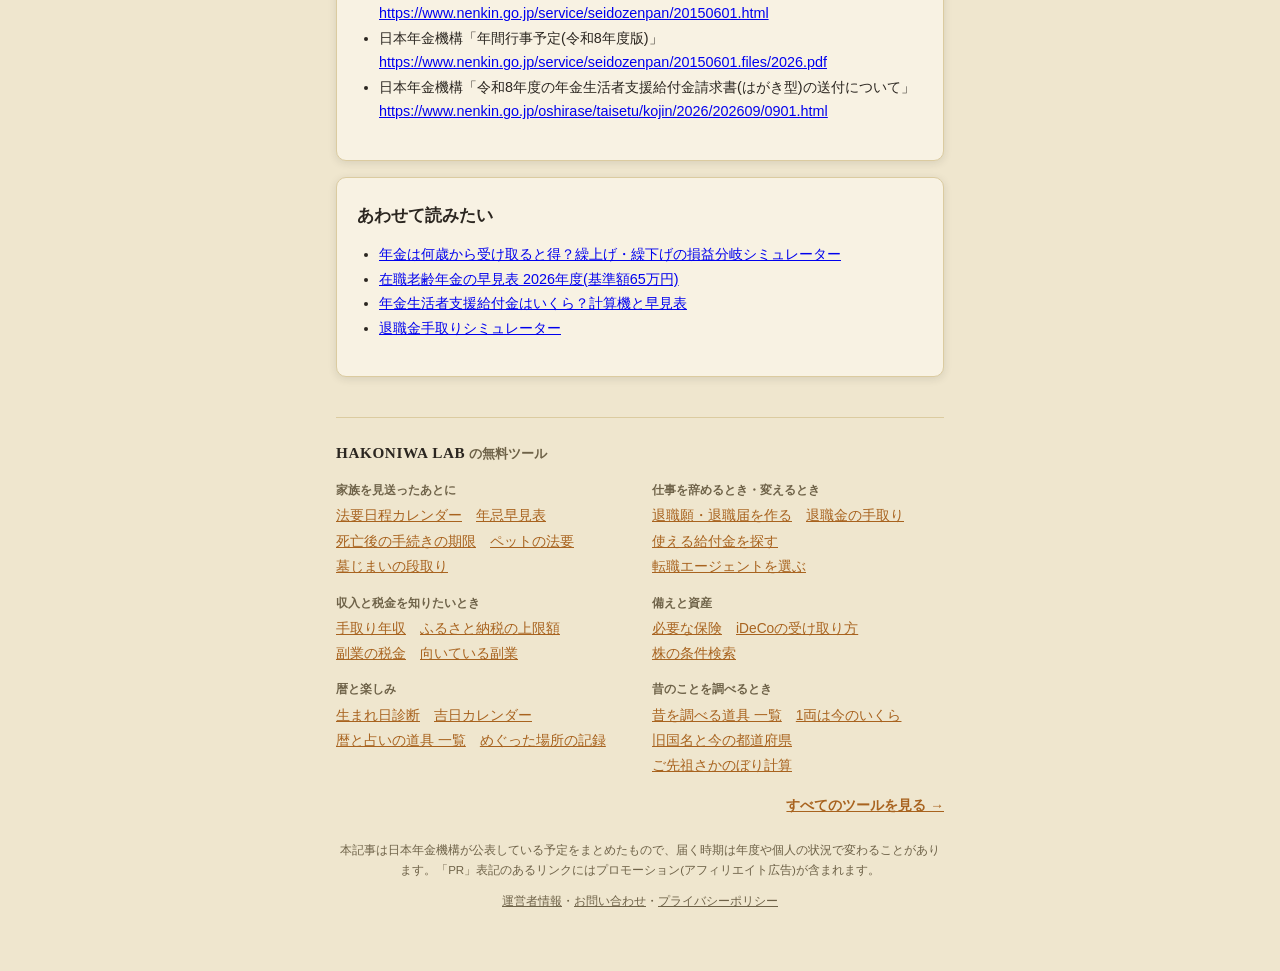
<file: guide/nenkin-tsuchisho-calendar/index.html>
<!DOCTYPE html>
<html lang="ja">
<head>
<meta charset="UTF-8">
<meta name="viewport" content="width=device-width, initial-scale=1.0">
<!-- Google tag (gtag.js) -->
<script async src="https://www.googletagmanager.com/gtag/js?id=G-WTBHV5QYG3"></script>
<script>
  window.dataLayer = window.dataLayer || [];
  function gtag(){dataLayer.push(arguments);}
  gtag('js', new Date());
  gtag('config', 'G-WTBHV5QYG3');
</script>
<title>年金の書類カレンダー2026｜何月に何が届く？源泉徴収票・改定通知書・扶養親族等申告書</title>
<meta name="description" content="年金を受け取っている人に届く書類を月ごとに一覧にしました。1月の源泉徴収票、6月の年金額改定通知書、9月の扶養親族等申告書と年金生活者支援給付金請求書、偶数月15日の支払日(2026年度)まで。日本年金機構の令和8年度の予定によります。">
<meta property="og:type" content="article">
<meta property="og:title" content="年金の書類カレンダー2026｜何月に何が届く？源泉徴収票・改定通知書・扶養親族等申告書">
<meta property="og:description" content="年金を受け取っている人に届く書類を月ごとに一覧にしました。1月の源泉徴収票、6月の年金額改定通知書、9月の扶養親族等申告書と年金生活者支援給付金請求書、偶数月15日の支払日(2026年度)まで。日本年金機構の令和8年度の予定によります。">
<meta property="og:url" content="https://hakoniwalab.com/retirement-simulator/guide/nenkin-tsuchisho-calendar/">
<script async src="https://pagead2.googlesyndication.com/pagead/js/adsbygoogle.js?client=ca-pub-6465548593525933" crossorigin="anonymous"></script>
<link rel="canonical" href="https://hakoniwalab.com/retirement-simulator/guide/nenkin-tsuchisho-calendar/">
<link rel="stylesheet" href="../../css/style.css">
<script type="application/ld+json">{"@context":"https://schema.org","@type":"FAQPage","mainEntity":[{"@type":"Question","name":"年金の源泉徴収票はいつ届きますか？","acceptedAnswer":{"@type":"Answer","text":"毎年1月に、前年分が届きます。令和8年(2026年)は1月8日から15日にかけて順次送られました。なくした場合は再交付を申し込めます。"}},{"@type":"Question","name":"6月に届く年金の通知書は何ですか？","acceptedAnswer":{"@type":"Answer","text":"年金額改定通知書と年金振込通知書です。新年度の年金額と、6月から翌年4月までの各回の振込額・天引き額が書かれています。令和8年は6月3日から10日にかけて発送されました。"}},{"@type":"Question","name":"扶養親族等申告書は出さないといけませんか？","acceptedAnswer":{"@type":"Answer","text":"控除の対象になる配偶者や扶養親族がいる人、本人が障害者・寡婦などに当たる人は提出が必要です。どれにも当たらない人は出さなくてかまいません。"}},{"@type":"Question","name":"年金の支払日はいつですか？","acceptedAnswer":{"@type":"Answer","text":"偶数月の15日で、15日が土日祝のときはその前の平日です。2026年度は4月15日・6月15日・8月14日・10月15日・12月15日・2027年2月15日です。"}}]}</script>
<style>
.guide-nav { max-width: 720px; margin: 0 auto 16px; padding: 0 20px; font-size: 0.85rem; color: var(--color-text-muted); }
.guide-nav a { color: var(--color-text-muted); }
.guide-lead { font-size: 0.95rem; }
.guide-table { width: 100%; border-collapse: collapse; margin: 14px 0; font-size: 0.9rem; }
.guide-table th, .guide-table td { border: 1px solid var(--color-border); padding: 8px 10px; text-align: left; vertical-align: top; }
.guide-table th { background: var(--color-bg); font-weight: 600; }
.guide-table td.num { text-align: right; font-variant-numeric: tabular-nums; white-space: nowrap; }
.guide-table tr.is-best td { background: var(--color-badge-bg); font-weight: 700; }
.guide-note { font-size: 0.85rem; color: var(--color-text-muted); }
.card--article h3 { font-size: 1rem; margin: 18px 0 6px; }
.guide-cta { text-align: center; }
.guide-cta .btn { display: inline-block; text-decoration: none; }
.guide-calc { text-align: left; background: var(--color-bg); border: 1px solid var(--color-border); border-radius: 8px; padding: 12px 14px; margin: 14px 0; font-size: 0.92rem; }
.guide-calc label { display: block; font-weight: 600; margin: 8px 0 4px; font-size: 0.88rem; }
.guide-calc input, .guide-calc select { width: 100%; padding: 8px; border: 1px solid var(--color-border); border-radius: 6px; font-size: 1rem; background: var(--color-surface); color: var(--color-text); }
.guide-calc .row2 { display: grid; grid-template-columns: 1fr 1fr; gap: 8px; }
.guide-calc .row3 { display: grid; grid-template-columns: 1fr 1fr 1fr; gap: 6px; }
.guide-result { margin-top: 12px; font-size: 0.95rem; }
.guide-result strong { font-size: 1.1rem; }
.table-scroll { overflow-x: auto; }
.date-row { display: grid; grid-template-columns: 1.2fr 1fr 1fr; gap: 6px; margin-bottom: 8px; }
.form-help { font-size: 0.85rem; color: var(--color-text-muted); }
.guide-calc .quiz-select, .date-row .quiz-select { width: 100%; }
.nw { white-space: nowrap; }
.card--article a[target="_blank"] { overflow-wrap: anywhere; }
.badge--pr { flex-shrink: 0; white-space: nowrap; }
.art-cta { text-align: center; margin: 16px 0 4px; padding: 14px 12px; border: 1px dashed var(--color-border); border-radius: 8px; }
.card--article .art-cta p { font-size: 0.85rem; margin: 0 0 10px; }
.art-cta__links { display: flex; flex-wrap: wrap; gap: 8px; justify-content: center; }
</style>
</head>
<body>
<div class="app">

  <nav class="guide-nav" aria-label="パンくずリスト">
    <a href="../../../">HAKONIWA LAB</a> &raquo;
    <a href="../../">退職金手取りシミュレーター</a> &raquo;
    <span aria-current="page">年金の書類カレンダー</span>
  </nav>

  <header class="app-header">
    <p class="app-header__eyebrow">年金を受け取っている人へ</p>
    <h1 class="app-header__title">年金の書類カレンダー<br>何月に何が届く？</h1>
    <p class="app-header__lead">日本年金機構から届く書類を月ごとに並べ、どれに何をすればいいかをまとめました。</p>
  </header>

  <main class="main">

    <section class="article">

      <div class="card card--article">
        <p class="guide-lead">年金を受け取っていると、日本年金機構から1年のうちに何通も書類が届きます。どれが大事で、いつ何をすればいいのかを、月ごとにまとめました。日付は日本年金機構が公表している令和8年度(2026年4月〜2027年3月)の予定です。</p>
        <p>とくに動く必要があるのは、<strong>9月の扶養親族等申告書</strong>(配偶者や扶養家族がいる人は提出)と、<strong>9月の年金生活者支援給付金請求書</strong>(届いたら請求しないと受け取れない)の2つです。</p>
      </div>

      <div class="card card--article">
        <h2>年金の書類カレンダー(令和8年度)</h2>
        <div class="table-scroll">
          <table class="guide-table">
            <thead><tr><th>届く時期</th><th>書類</th><th>届く人</th><th>中身・すること</th></tr></thead>
            <tbody>
            <tr><td>1月</td><td><strong>公的年金等の源泉徴収票</strong>(前年分)</td><td>老齢・退職の年金を受け取っている人</td><td>前年に受け取った年金と引かれた所得税。確定申告や、医療費控除の申告に使う。令和8年は1月8日〜15日に順次</td></tr>
            <tr><td>2月</td><td>年金の支払い(12月・1月分)</td><td>年金を受け取っている人</td><td>2027年は2月15日</td></tr>
            <tr><td>2月初旬</td><td>社会保険料(国民年金保険料)控除証明書</td><td>前年に国民年金保険料を納めた人(10〜11月の送付に間に合わなかった分など)</td><td>確定申告で使う</td></tr>
            <tr><td>4月</td><td>年金の支払い(2月・3月分)</td><td>年金を受け取っている人</td><td>2026年は4月15日</td></tr>
            <tr><td>6月</td><td><strong>年金額改定通知書・年金振込通知書</strong></td><td>年金を受け取っている人</td><td>新年度の年金額と、6月〜翌年4月の各回の振込額・天引き額。令和8年は6月3日〜10日に発送</td></tr>
            <tr><td>6月</td><td>年金生活者支援給付金 支給金額(改定)通知書・振込通知書</td><td>支援給付金を受け取っている人</td><td>年金と両方受け取る人は大きなはがき1枚にまとめて届く</td></tr>
            <tr><td>6月</td><td>年金の支払い(4月・5月分)</td><td>年金を受け取っている人</td><td>2026年は6月15日。新年度の金額での最初の支払い</td></tr>
            <tr><td>8月</td><td>年金の支払い(6月・7月分)</td><td>年金を受け取っている人</td><td>2026年は8月14日(15日が土曜のため)</td></tr>
            <tr><td>9月</td><td><strong>年金生活者支援給付金請求書(はがき型)</strong></td><td>新たに支援給付金を受け取れる人</td><td>令和8年は9月1日から順次。請求しないと受け取れない</td></tr>
            <tr><td>9月</td><td><strong>公的年金等の受給者の扶養親族等申告書</strong>(翌年分)</td><td>年金額が65歳未満で98万円以上・65歳以上で148万円以上の人</td><td>配偶者控除・扶養控除などを年金からの源泉徴収に反映させる書類。令和8年は9月7日から順次</td></tr>
            <tr><td>10月</td><td>年金の支払い(8月・9月分)</td><td>年金を受け取っている人</td><td>2026年は10月15日</td></tr>
            <tr><td>10〜11月</td><td>社会保険料(国民年金保険料)控除証明書</td><td>その年に国民年金保険料を納めた人</td><td>年末調整・確定申告で使う</td></tr>
            <tr><td>12月</td><td>年金の支払い(10月・11月分)</td><td>年金を受け取っている人</td><td>2026年は12月15日。在職定時改定で増えた額は、この回から反映</td></tr>
            <tr><td>誕生月</td><td>ねんきん定期便</td><td>国民年金・厚生年金に加入している人</td><td>加入記録と年金の見込額</td></tr>
            <tr><td>毎年(66〜74歳)</td><td>繰下げ見込額のお知らせ</td><td>66歳以降に繰下げを希望して、まだ受け取っていない人</td><td>今から受け取り始めた場合の見込額</td></tr>
            </tbody>
          </table>
        </div>
      </div>

      <div class="card card--article">
        <h2>年金の支払日(2026年度)</h2>
        <p>年金は偶数月の15日に、前の2か月分が振り込まれます。15日が土日祝のときは、その前の平日です。</p>
        <ul>
          <li>2026年4月15日(水)</li><li>2026年6月15日(月)</li><li>2026年8月14日(金)</li><li>2026年10月15日(木)</li><li>2026年12月15日(火)</li><li>2027年2月15日(月)</li>
        </ul>
      </div>

      <div class="card card--article">
        <h2>6月の通知書で見るところ</h2>
        <ul>
          <li><strong>年金額</strong> — 新年度の年額。物価や賃金に合わせて毎年度改定されます</li>
          <li><strong>各回の振込額</strong> — 介護保険料・国民健康保険料(または後期高齢者医療保険料)・所得税・住民税が引かれたあとの金額です</li>
        </ul>
        <p>8月以降の天引き額は予定額として書かれていて、住民税や保険料の確定額は市区町村から届く通知で確かめます。</p>
      </div>

      <div class="card card--article">
        <h2>9月の扶養親族等申告書は、出さなくていい人もいる</h2>
        <p>扶養親族等申告書は、年金から引かれる所得税に配偶者控除・扶養控除・障害者控除などを反映させるための書類です。<strong>本人が障害者・寡婦などに当たらず、控除の対象になる配偶者や扶養親族もいない人は、出さなくてかまいません</strong>(日本年金機構)。電子申請で出すこともできます。</p>
        <p>出し忘れると控除が反映されず、毎回の所得税が多めに引かれます。その場合でも、確定申告で取り戻せます。</p>
      </div>

      <div class="card card--article">
        <h2>よくある質問</h2>
        <details class="faq-item"><summary>年金の源泉徴収票はいつ届きますか？</summary><p>毎年1月に、前年分が届きます。令和8年(2026年)は1月8日から15日にかけて順次送られました。なくした場合は再交付を申し込めます。</p></details>
        <details class="faq-item"><summary>6月に届く年金の通知書は何ですか？</summary><p>年金額改定通知書と年金振込通知書です。新年度の年金額と、6月から翌年4月までの各回の振込額・天引き額が書かれています。令和8年は6月3日から10日にかけて発送されました。</p></details>
        <details class="faq-item"><summary>扶養親族等申告書は出さないといけませんか？</summary><p>控除の対象になる配偶者や扶養親族がいる人、本人が障害者・寡婦などに当たる人は提出が必要です。どれにも当たらない人は出さなくてかまいません。</p></details>
        <details class="faq-item"><summary>年金の支払日はいつですか？</summary><p>偶数月の15日で、15日が土日祝のときはその前の平日です。2026年度は4月15日・6月15日・8月14日・10月15日・12月15日・2027年2月15日です。</p></details>
      </div>

      <div class="card card--article">
        <h2>出典</h2>
        <ul>
          <li>日本年金機構「通知書の見方を調べる」<br><a href="https://www.nenkin.go.jp/service/seidozenpan/20150601.html" target="_blank" rel="noopener">https://www.nenkin.go.jp/service/seidozenpan/20150601.html</a></li>
          <li>日本年金機構「年間行事予定(令和8年度版)」<br><a href="https://www.nenkin.go.jp/service/seidozenpan/20150601.files/2026.pdf" target="_blank" rel="noopener">https://www.nenkin.go.jp/service/seidozenpan/20150601.files/2026.pdf</a></li>
          <li>日本年金機構「令和8年度の年金生活者支援給付金請求書(はがき型)の送付について」<br><a href="https://www.nenkin.go.jp/oshirase/taisetu/kojin/2026/202609/0901.html" target="_blank" rel="noopener">https://www.nenkin.go.jp/oshirase/taisetu/kojin/2026/202609/0901.html</a></li>
        </ul>
      </div>

      <div class="card card--article">
        <h2>あわせて読みたい</h2>
        <ul>
          <li><a href="../../nenkin-jukyu/">年金は何歳から受け取ると得？繰上げ・繰下げの損益分岐シミュレーター</a></li>
          <li><a href="../../guide/zaishoku-rourei-nenkin/">在職老齢年金の早見表 2026年度(基準額65万円)</a></li>
          <li><a href="../../../subsidy-checker/guide/nenkin-seikatsusha-shienkyufukin/">年金生活者支援給付金はいくら？計算機と早見表</a></li>
          <li><a href="../../">退職金手取りシミュレーター</a></li>
        </ul>
      </div>
    </section>
  </main>

  <!-- site-nav:start -->
  <style>
  .site-nav { margin: 40px 0 0; padding: 22px 0 0; border-top: 1px solid var(--color-border, var(--line, #dbcba0)); color: var(--color-text, var(--ink, #2b2620)); text-align: left; }
  .site-nav__title { margin: 0 0 14px; font-size: 0.82rem; font-weight: 700; color: var(--color-text-muted, var(--muted, #6e6248)); }
  .site-nav__title a { font-family: Georgia, "Times New Roman", serif; font-size: 0.95rem; letter-spacing: 0.04em; color: var(--color-text, var(--ink, #2b2620)); text-decoration: none; }
  .site-nav__groups { display: grid; gap: 14px 24px; }
  @media (min-width: 560px) { .site-nav__groups { grid-template-columns: 1fr 1fr; } }
  .site-nav__label { margin: 0 0 4px; font-size: 0.74rem; font-weight: 700; color: var(--color-text-muted, var(--muted, #6e6248)); }
  .site-nav__links { display: flex; flex-wrap: wrap; gap: 2px 14px; margin: 0; padding: 0; list-style: none; font-size: 0.86rem; line-height: 1.7; }
  .site-nav__links li { margin: 0; padding: 0; }
  .site-nav__links li::before { content: none; }
  .site-nav__links a { color: var(--color-primary, var(--navy, #a8631f)); }
  .site-nav__all { margin: 16px 0 0; font-size: 0.86rem; text-align: right; }
  .site-nav__all a { color: var(--color-primary, var(--navy, #a8631f)); font-weight: 700; }
  .app-footer a { color: var(--color-text-muted, var(--muted, #6e6248)); }
  </style>
  <nav class="site-nav" aria-label="HAKONIWA LABのツール">
    <p class="site-nav__title"><a href="../../../">HAKONIWA LAB</a> の無料ツール</p>
    <div class="site-nav__groups">
      <div>
        <p class="site-nav__label">家族を見送ったあとに</p>
        <ul class="site-nav__links">
          <li><a href="../../../houyou-calendar/">法要日程カレンダー</a></li>
          <li><a href="../../../houyou-calendar/hayami/">年忌早見表</a></li>
          <li><a href="../../../houyou-calendar/tetsuzuki/">死亡後の手続きの期限</a></li>
          <li><a href="../../../houyou-calendar/pet/">ペットの法要</a></li>
          <li><a href="../../../houyou-calendar/hakajimai/">墓じまいの段取り</a></li>
        </ul>
      </div>
      <div>
        <p class="site-nav__label">仕事を辞めるとき・変えるとき</p>
        <ul class="site-nav__links">
          <li><a href="../../../resignation-letter-generator/">退職願・退職届を作る</a></li>
          <li><a href="../../../retirement-simulator/">退職金の手取り</a></li>
          <li><a href="../../../subsidy-checker/">使える給付金を探す</a></li>
          <li><a href="../../../career-checker/">転職エージェントを選ぶ</a></li>
        </ul>
      </div>
      <div>
        <p class="site-nav__label">収入と税金を知りたいとき</p>
        <ul class="site-nav__links">
          <li><a href="../../../takehome-calculator/">手取り年収</a></li>
          <li><a href="../../../furusato-simulator/">ふるさと納税の上限額</a></li>
          <li><a href="../../../sidejob-tax-simulator/">副業の税金</a></li>
          <li><a href="../../../sidejob-checker/">向いている副業</a></li>
        </ul>
      </div>
      <div>
        <p class="site-nav__label">備えと資産</p>
        <ul class="site-nav__links">
          <li><a href="../../../insurance-checker/">必要な保険</a></li>
          <li><a href="../../../retirement-simulator/ideco/">iDeCoの受け取り方</a></li>
          <li><a href="../../../stock-screener/">株の条件検索</a></li>
        </ul>
      </div>
      <div>
        <p class="site-nav__label">暦と楽しみ</p>
        <ul class="site-nav__links">
          <li><a href="../../../birthday-fortune/">生まれ日診断</a></li>
          <li><a href="../../../birthday-fortune/calendar/">吉日カレンダー</a></li>
          <li><a href="../../../birthday-fortune/tools/">暦と占いの道具 一覧</a></li>
          <li><a href="../../../meguri-log/">めぐった場所の記録</a></li>
        </ul>
      </div>
      <div>
        <p class="site-nav__label">昔のことを調べるとき</p>
        <ul class="site-nav__links">
          <li><a href="../../../mukashi/">昔を調べる道具 一覧</a></li>
          <li><a href="../../../mukashi/ryou/">1両は今のいくら</a></li>
          <li><a href="../../../mukashi/kokumei/">旧国名と今の都道府県</a></li>
          <li><a href="../../../mukashi/senzo/">ご先祖さかのぼり計算</a></li>
        </ul>
      </div>
    </div>
    <p class="site-nav__all"><a href="../../../">すべてのツールを見る →</a></p>
  </nav>
  <!-- site-nav:end -->

  <footer class="app-footer">
    <p>本記事は日本年金機構が公表している予定をまとめたもので、届く時期は年度や個人の状況で変わることがあります。「PR」表記のあるリンクにはプロモーション(アフィリエイト広告)が含まれます。</p>
    <p><a href="../../../about.html">運営者情報</a>・<a href="../../../contact.html">お問い合わせ</a>・<a href="../../../privacy.html">プライバシーポリシー</a></p>
  </footer>

</div>
</body>
</html>
</file>
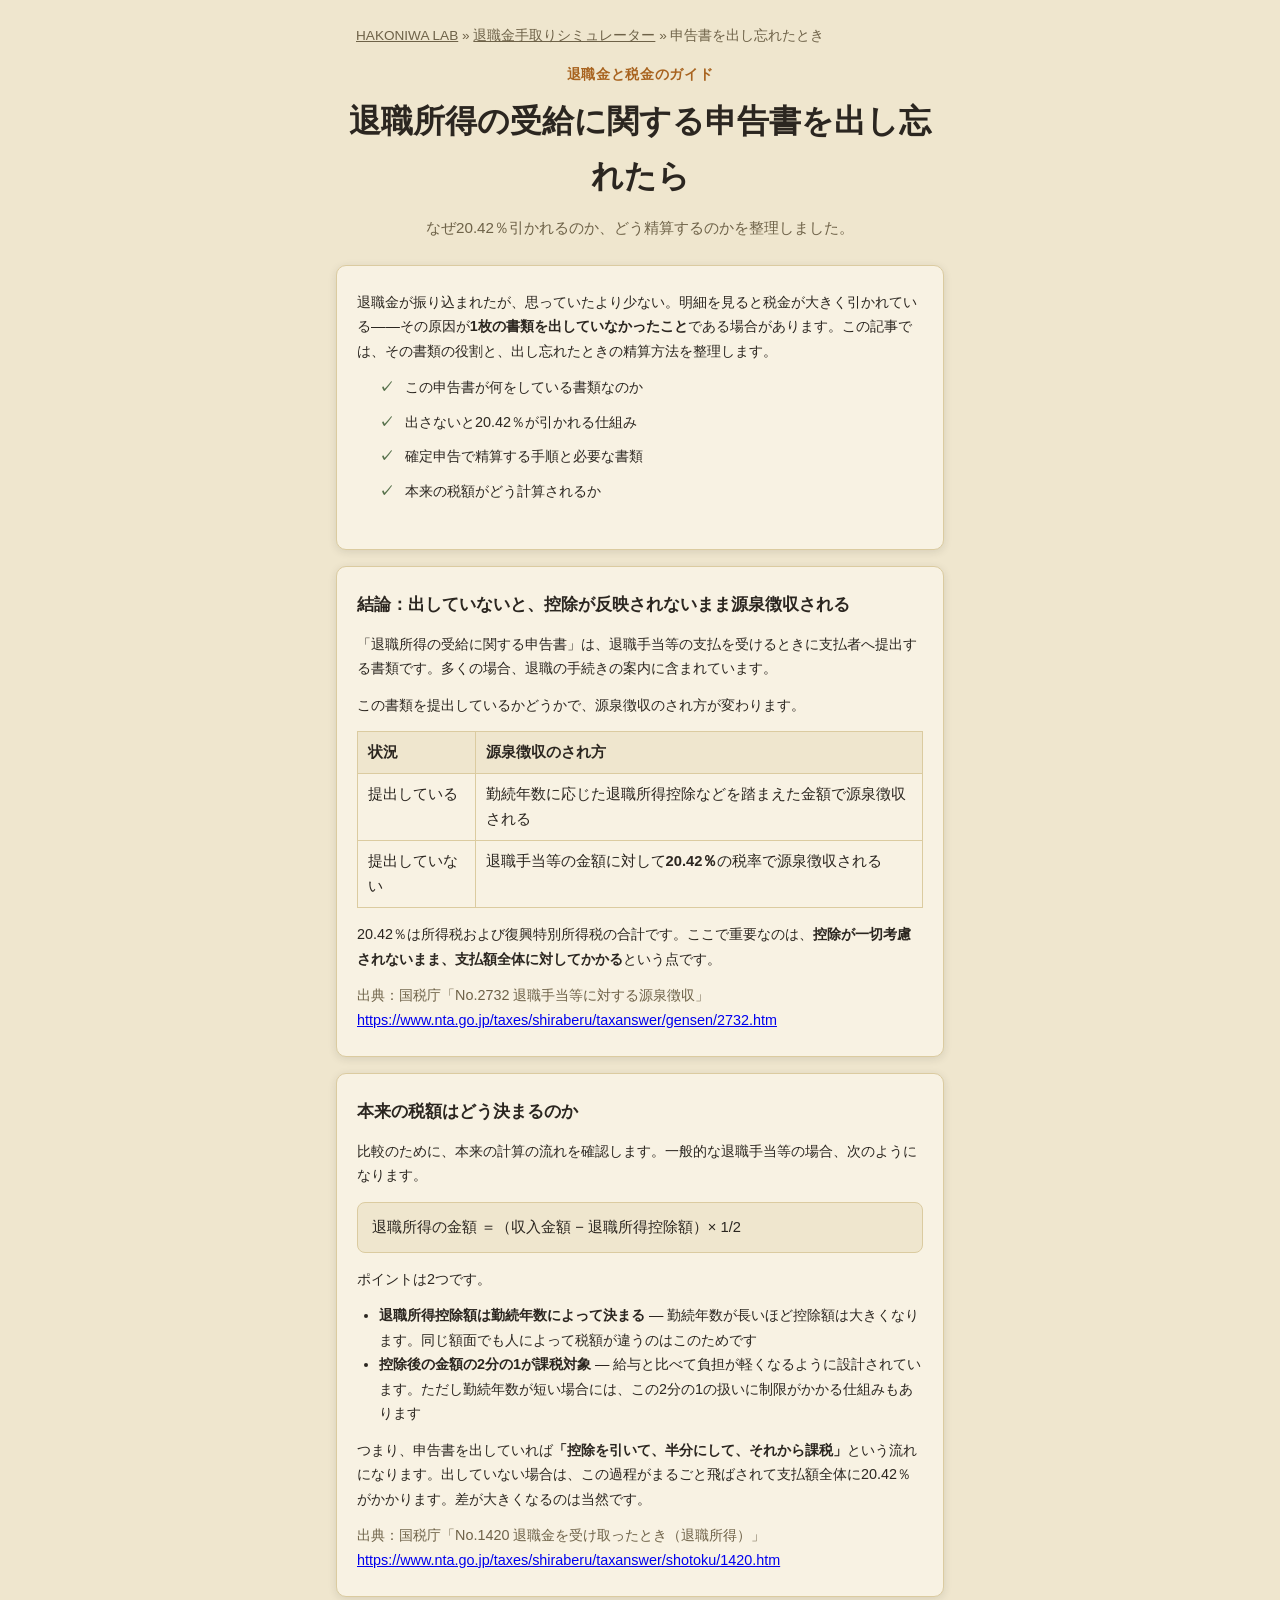
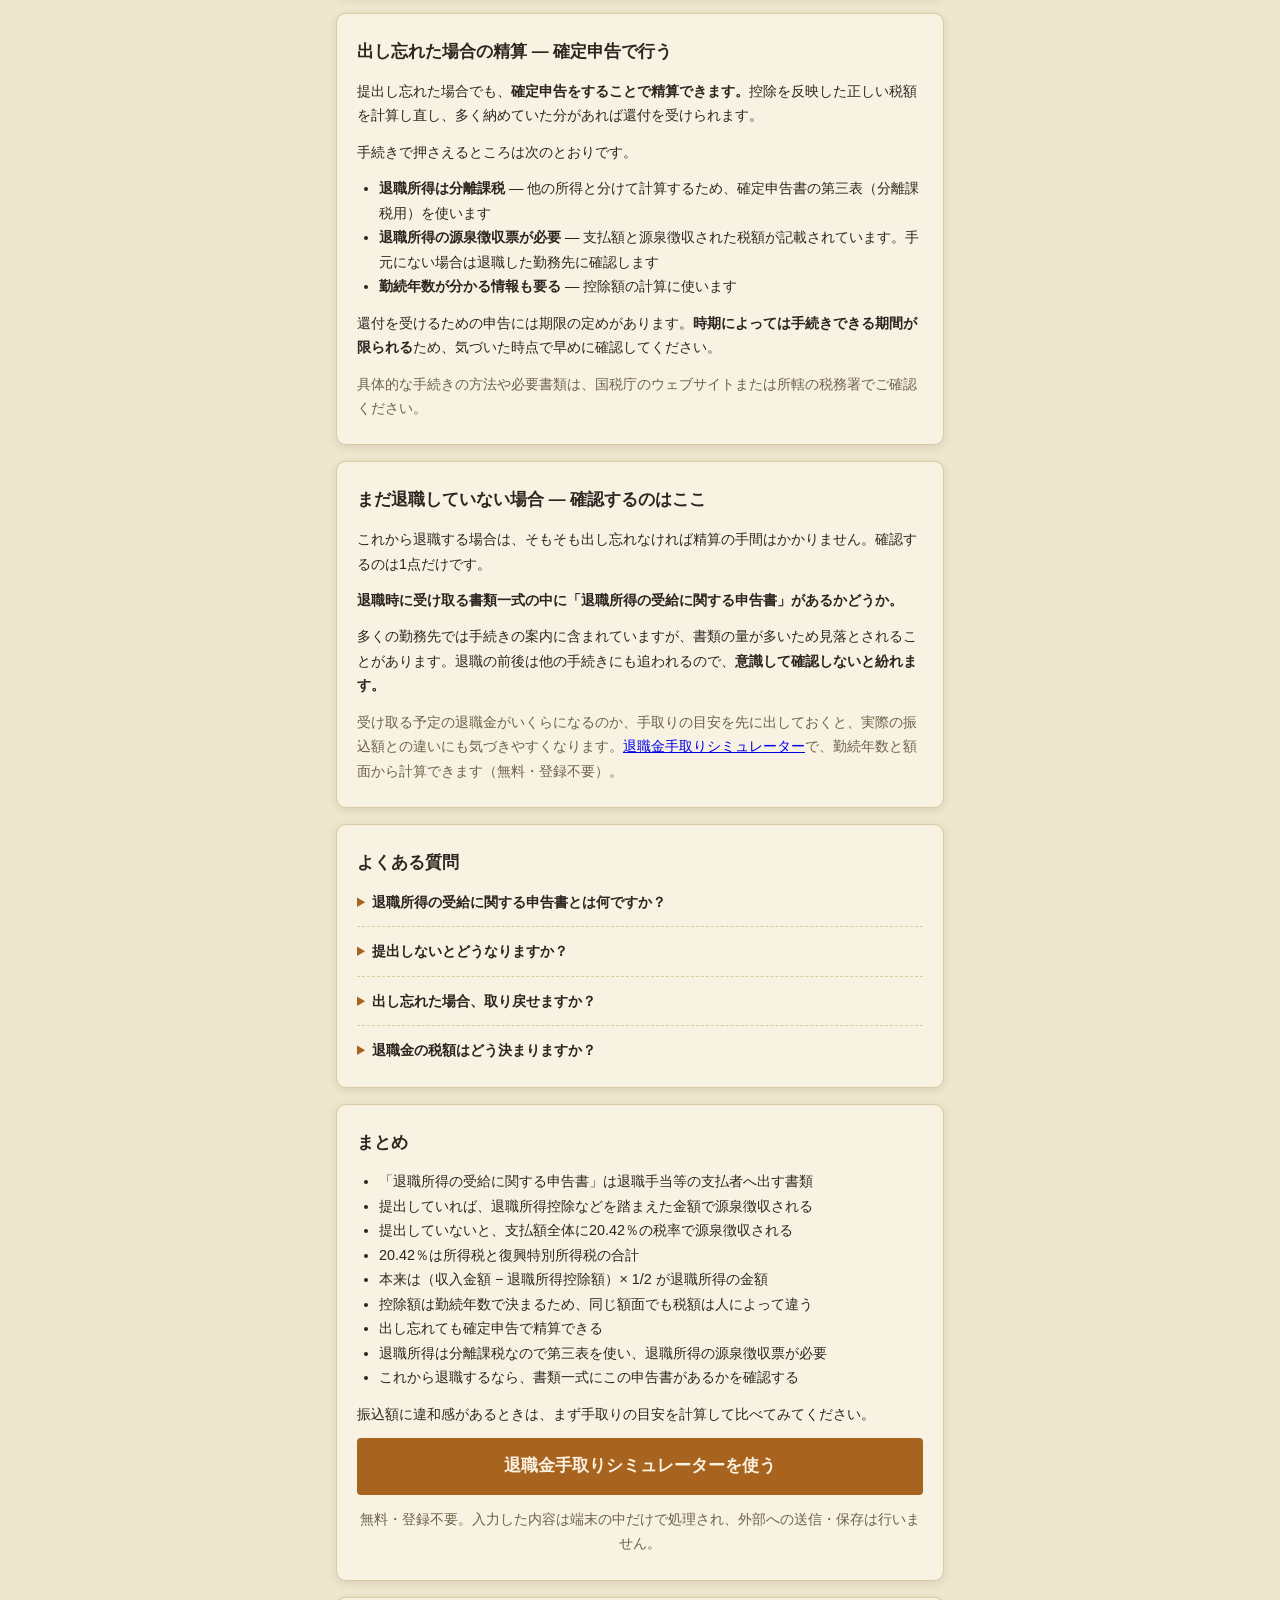
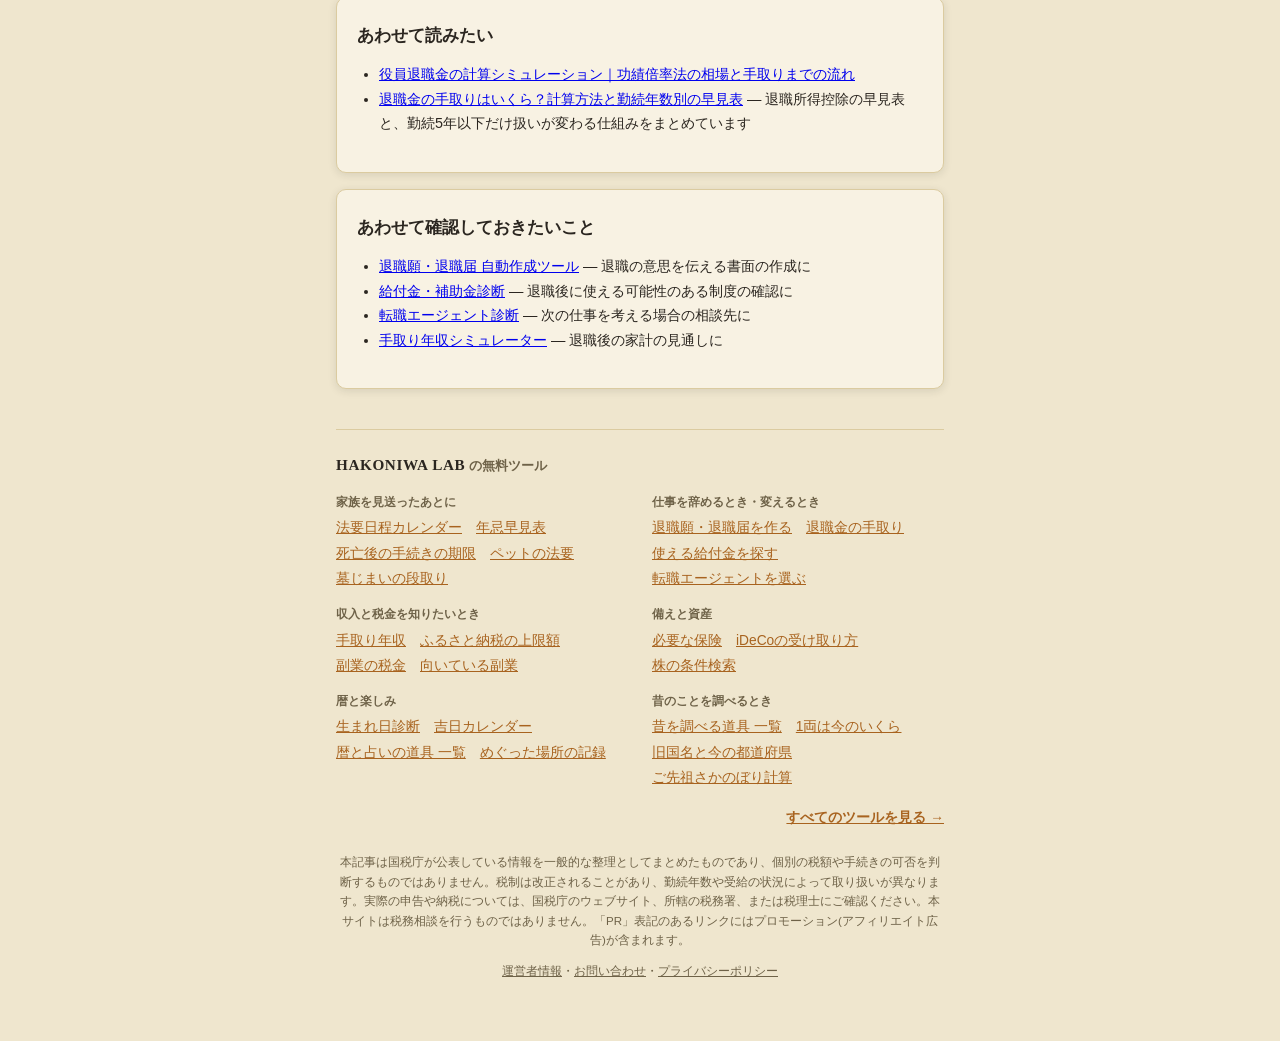
<file: guide/shinkokusho-dashiwasure/index.html>
<!DOCTYPE html>
<html lang="ja">
<head>
<meta charset="UTF-8">
<meta name="viewport" content="width=device-width, initial-scale=1.0">
<!-- Google tag (gtag.js) -->
<script async src="https://www.googletagmanager.com/gtag/js?id=G-WTBHV5QYG3"></script>
<script>
  window.dataLayer = window.dataLayer || [];
  function gtag(){dataLayer.push(arguments);}
  gtag('js', new Date());
  gtag('config', 'G-WTBHV5QYG3');
</script>
<title>退職所得の受給に関する申告書の出し忘れ｜確定申告で精算する手順を解説</title>
<meta name="description" content="退職所得の受給に関する申告書を出し忘れると、退職手当等の金額に20.42％が源泉徴収されます。なぜそうなるのか、確定申告で精算する手順、必要な書類までを国税庁の情報をもとに整理しました。">
<script async src="https://pagead2.googlesyndication.com/pagead/js/adsbygoogle.js?client=ca-pub-6465548593525933" crossorigin="anonymous"></script>
<link rel="canonical" href="https://hakoniwalab.com/retirement-simulator/guide/shinkokusho-dashiwasure/">
<link rel="stylesheet" href="../../css/style.css">
<script type="application/ld+json">{"@context":"https://schema.org","@type":"FAQPage","mainEntity":[{"@type":"Question","name":"退職所得の受給に関する申告書とは何ですか？","acceptedAnswer":{"@type":"Answer","text":"退職手当等の支払を受ける際に、支払者へ提出する書類です。これを提出していると、勤続年数に応じた退職所得控除などを踏まえた金額で源泉徴収が行われます。多くの場合、退職の手続きの案内に含まれています。"}},{"@type":"Question","name":"提出しないとどうなりますか？","acceptedAnswer":{"@type":"Answer","text":"退職所得控除などが考慮されず、退職手当等の金額に対して20.42％の税率で源泉徴収されます。所得税および復興特別所得税の合計です。多くの場合、本来納めるべき税額より多く差し引かれることになります。"}},{"@type":"Question","name":"出し忘れた場合、取り戻せますか？","acceptedAnswer":{"@type":"Answer","text":"確定申告をすることで精算できます。退職所得は他の所得と分けて課税される分離課税のため、確定申告書の第三表（分離課税用）も使います。手続きには退職所得の源泉徴収票が必要です。詳しい手続きは国税庁のページや所轄の税務署でご確認ください。"}},{"@type":"Question","name":"退職金の税額はどう決まりますか？","acceptedAnswer":{"@type":"Answer","text":"一般的な退職手当等の場合、収入金額から勤続年数に応じた退職所得控除額を差し引き、その残額の2分の1が退職所得の金額となります。勤続年数が長いほど控除額が大きくなるため、同じ額面でも人によって手取りが変わります。"}}]}</script>
<style>
.guide-nav { max-width: 720px; margin: 0 auto 16px; padding: 0 20px; font-size: 0.85rem; color: var(--color-text-muted); }
.guide-nav a { color: var(--color-text-muted); }
.guide-lead { font-size: 0.95rem; }
.guide-table { width: 100%; border-collapse: collapse; margin: 14px 0; font-size: 0.92rem; }
.guide-table th, .guide-table td { border: 1px solid var(--color-border); padding: 8px 10px; text-align: left; vertical-align: top; }
.guide-table th { background: var(--color-bg); font-weight: 600; }
.guide-note { font-size: 0.85rem; color: var(--color-text-muted); }
.card--article h3 { font-size: 1rem; margin: 18px 0 6px; }
.guide-cta { text-align: center; }
.guide-cta .btn { display: inline-block; text-decoration: none; }
.guide-calc { background: var(--color-bg); border: 1px solid var(--color-border); border-radius: 8px; padding: 12px 14px; margin: 14px 0; font-size: 0.92rem; }
</style>
</head>
<body>
<div class="app">

  <nav class="guide-nav" aria-label="パンくずリスト">
    <a href="../../../">HAKONIWA LAB</a> &raquo;
    <a href="../../">退職金手取りシミュレーター</a> &raquo;
    <span aria-current="page">申告書を出し忘れたとき</span>
  </nav>

  <header class="app-header">
    <p class="app-header__eyebrow">退職金と税金のガイド</p>
    <h1 class="app-header__title">退職所得の受給に関する<br class="sp-only">申告書を出し忘れたら</h1>
    <p class="app-header__lead">なぜ20.42％引かれるのか、どう精算するのかを整理しました。</p>
  </header>

  <main class="main">

    <section class="article">

      <div class="card card--article">
        <p class="guide-lead">退職金が振り込まれたが、思っていたより少ない。明細を見ると税金が大きく引かれている——その原因が<strong>1枚の書類を出していなかったこと</strong>である場合があります。この記事では、その書類の役割と、出し忘れたときの精算方法を整理します。</p>
        <ul class="intro-points">
          <li>この申告書が何をしている書類なのか</li>
          <li>出さないと20.42％が引かれる仕組み</li>
          <li>確定申告で精算する手順と必要な書類</li>
          <li>本来の税額がどう計算されるか</li>
        </ul>
      </div>

      <div class="card card--article">
        <h2>結論：出していないと、控除が反映されないまま源泉徴収される</h2>
        <p>「退職所得の受給に関する申告書」は、退職手当等の支払を受けるときに支払者へ提出する書類です。多くの場合、退職の手続きの案内に含まれています。</p>
        <p>この書類を提出しているかどうかで、源泉徴収のされ方が変わります。</p>
        <table class="guide-table">
          <thead>
            <tr><th>状況</th><th>源泉徴収のされ方</th></tr>
          </thead>
          <tbody>
            <tr><td>提出している</td><td>勤続年数に応じた退職所得控除などを踏まえた金額で源泉徴収される</td></tr>
            <tr><td>提出していない</td><td>退職手当等の金額に対して<strong>20.42％</strong>の税率で源泉徴収される</td></tr>
          </tbody>
        </table>
        <p>20.42％は所得税および復興特別所得税の合計です。ここで重要なのは、<strong>控除が一切考慮されないまま、支払額全体に対してかかる</strong>という点です。</p>
        <p class="guide-note">出典：国税庁「No.2732 退職手当等に対する源泉徴収」<a href="https://www.nta.go.jp/taxes/shiraberu/taxanswer/gensen/2732.htm" target="_blank" rel="noopener">https://www.nta.go.jp/taxes/shiraberu/taxanswer/gensen/2732.htm</a></p>
      </div>

      <div class="card card--article">
        <h2>本来の税額はどう決まるのか</h2>
        <p>比較のために、本来の計算の流れを確認します。一般的な退職手当等の場合、次のようになります。</p>
        <div class="guide-calc">
          退職所得の金額 ＝（収入金額 − 退職所得控除額）× 1/2
        </div>
        <p>ポイントは2つです。</p>
        <ul>
          <li><strong>退職所得控除額は勤続年数によって決まる</strong> — 勤続年数が長いほど控除額は大きくなります。同じ額面でも人によって税額が違うのはこのためです</li>
          <li><strong>控除後の金額の2分の1が課税対象</strong> — 給与と比べて負担が軽くなるように設計されています。ただし勤続年数が短い場合には、この2分の1の扱いに制限がかかる仕組みもあります</li>
        </ul>
        <p>つまり、申告書を出していれば<strong>「控除を引いて、半分にして、それから課税」</strong>という流れになります。出していない場合は、この過程がまるごと飛ばされて支払額全体に20.42％がかかります。差が大きくなるのは当然です。</p>
        <p class="guide-note">出典：国税庁「No.1420 退職金を受け取ったとき（退職所得）」<a href="https://www.nta.go.jp/taxes/shiraberu/taxanswer/shotoku/1420.htm" target="_blank" rel="noopener">https://www.nta.go.jp/taxes/shiraberu/taxanswer/shotoku/1420.htm</a></p>
      </div>

      <div class="card card--article">
        <h2>出し忘れた場合の精算 ― 確定申告で行う</h2>
        <p>提出し忘れた場合でも、<strong>確定申告をすることで精算できます。</strong>控除を反映した正しい税額を計算し直し、多く納めていた分があれば還付を受けられます。</p>
        <p>手続きで押さえるところは次のとおりです。</p>
        <ul>
          <li><strong>退職所得は分離課税</strong> — 他の所得と分けて計算するため、確定申告書の第三表（分離課税用）を使います</li>
          <li><strong>退職所得の源泉徴収票が必要</strong> — 支払額と源泉徴収された税額が記載されています。手元にない場合は退職した勤務先に確認します</li>
          <li><strong>勤続年数が分かる情報も要る</strong> — 控除額の計算に使います</li>
        </ul>
        <p>還付を受けるための申告には期限の定めがあります。<strong>時期によっては手続きできる期間が限られる</strong>ため、気づいた時点で早めに確認してください。</p>
        <p class="guide-note">具体的な手続きの方法や必要書類は、国税庁のウェブサイトまたは所轄の税務署でご確認ください。</p>
      </div>

      <div class="card card--article">
        <h2>まだ退職していない場合 ― 確認するのはここ</h2>
        <p>これから退職する場合は、そもそも出し忘れなければ精算の手間はかかりません。確認するのは1点だけです。</p>
        <p><strong>退職時に受け取る書類一式の中に「退職所得の受給に関する申告書」があるかどうか。</strong></p>
        <p>多くの勤務先では手続きの案内に含まれていますが、書類の量が多いため見落とされることがあります。退職の前後は他の手続きにも追われるので、<strong>意識して確認しないと紛れます。</strong></p>
        <p class="guide-note">受け取る予定の退職金がいくらになるのか、手取りの目安を先に出しておくと、実際の振込額との違いにも気づきやすくなります。<a href="../../">退職金手取りシミュレーター</a>で、勤続年数と額面から計算できます（無料・登録不要）。</p>
      </div>

      <div class="card card--article">
        <h2>よくある質問</h2>
        <details class="faq-item">
          <summary>退職所得の受給に関する申告書とは何ですか？</summary>
          <p>退職手当等の支払を受ける際に、支払者へ提出する書類です。これを提出していると、勤続年数に応じた退職所得控除などを踏まえた金額で源泉徴収が行われます。多くの場合、退職の手続きの案内に含まれています。</p>
        </details>
        <details class="faq-item">
          <summary>提出しないとどうなりますか？</summary>
          <p>退職所得控除などが考慮されず、退職手当等の金額に対して20.42％の税率で源泉徴収されます。所得税および復興特別所得税の合計です。多くの場合、本来納めるべき税額より多く差し引かれることになります。</p>
        </details>
        <details class="faq-item">
          <summary>出し忘れた場合、取り戻せますか？</summary>
          <p>確定申告をすることで精算できます。退職所得は他の所得と分けて課税される分離課税のため、確定申告書の第三表（分離課税用）も使います。手続きには退職所得の源泉徴収票が必要です。詳しい手続きは国税庁のページや所轄の税務署でご確認ください。</p>
        </details>
        <details class="faq-item">
          <summary>退職金の税額はどう決まりますか？</summary>
          <p>一般的な退職手当等の場合、収入金額から勤続年数に応じた退職所得控除額を差し引き、その残額の2分の1が退職所得の金額となります。勤続年数が長いほど控除額が大きくなるため、同じ額面でも人によって手取りが変わります。</p>
        </details>
      </div>

      <div class="card card--article">
        <h2>まとめ</h2>
        <ul>
          <li>「退職所得の受給に関する申告書」は退職手当等の支払者へ出す書類</li>
          <li>提出していれば、退職所得控除などを踏まえた金額で源泉徴収される</li>
          <li>提出していないと、支払額全体に20.42％の税率で源泉徴収される</li>
          <li>20.42％は所得税と復興特別所得税の合計</li>
          <li>本来は（収入金額 − 退職所得控除額）× 1/2 が退職所得の金額</li>
          <li>控除額は勤続年数で決まるため、同じ額面でも税額は人によって違う</li>
          <li>出し忘れても確定申告で精算できる</li>
          <li>退職所得は分離課税なので第三表を使い、退職所得の源泉徴収票が必要</li>
          <li>これから退職するなら、書類一式にこの申告書があるかを確認する</li>
        </ul>
        <p>振込額に違和感があるときは、まず手取りの目安を計算して比べてみてください。</p>
        <p class="guide-cta"><a class="btn btn--primary btn--large" href="../../">退職金手取りシミュレーターを使う</a></p>
        <p class="guide-note" style="text-align:center;">無料・登録不要。入力した内容は端末の中だけで処理され、外部への送信・保存は行いません。</p>
      </div>

      <div class="card card--article">
        <h2>あわせて読みたい</h2>
        <ul>
          <li><a href="../yakuin-taishokukin-keisan/">役員退職金の計算シミュレーション｜功績倍率法の相場と手取りまでの流れ</a></li>
          <li><a href="../taishokukin-tedori-keisan/">退職金の手取りはいくら？計算方法と勤続年数別の早見表</a> — 退職所得控除の早見表と、勤続5年以下だけ扱いが変わる仕組みをまとめています</li>
        </ul>
      </div>

      <div class="card card--article">
        <h2>あわせて確認しておきたいこと</h2>
        <ul>
          <li><a href="../../../resignation-letter-generator/">退職願・退職届 自動作成ツール</a> — 退職の意思を伝える書面の作成に</li>
          <li><a href="../../../subsidy-checker/">給付金・補助金診断</a> — 退職後に使える可能性のある制度の確認に</li>
          <li><a href="../../../career-checker/">転職エージェント診断</a> — 次の仕事を考える場合の相談先に</li>
          <li><a href="../../../takehome-calculator/">手取り年収シミュレーター</a> — 退職後の家計の見通しに</li>
        </ul>
      </div>

    </section>

  </main>

  <!-- site-nav:start -->
  <style>
  .site-nav { margin: 40px 0 0; padding: 22px 0 0; border-top: 1px solid var(--color-border, var(--line, #dbcba0)); color: var(--color-text, var(--ink, #2b2620)); text-align: left; }
  .site-nav__title { margin: 0 0 14px; font-size: 0.82rem; font-weight: 700; color: var(--color-text-muted, var(--muted, #6e6248)); }
  .site-nav__title a { font-family: Georgia, "Times New Roman", serif; font-size: 0.95rem; letter-spacing: 0.04em; color: var(--color-text, var(--ink, #2b2620)); text-decoration: none; }
  .site-nav__groups { display: grid; gap: 14px 24px; }
  @media (min-width: 560px) { .site-nav__groups { grid-template-columns: 1fr 1fr; } }
  .site-nav__label { margin: 0 0 4px; font-size: 0.74rem; font-weight: 700; color: var(--color-text-muted, var(--muted, #6e6248)); }
  .site-nav__links { display: flex; flex-wrap: wrap; gap: 2px 14px; margin: 0; padding: 0; list-style: none; font-size: 0.86rem; line-height: 1.7; }
  .site-nav__links li { margin: 0; padding: 0; }
  .site-nav__links li::before { content: none; }
  .site-nav__links a { color: var(--color-primary, var(--navy, #a8631f)); }
  .site-nav__all { margin: 16px 0 0; font-size: 0.86rem; text-align: right; }
  .site-nav__all a { color: var(--color-primary, var(--navy, #a8631f)); font-weight: 700; }
  .app-footer a { color: var(--color-text-muted, var(--muted, #6e6248)); }
  </style>
  <nav class="site-nav" aria-label="HAKONIWA LABのツール">
    <p class="site-nav__title"><a href="../../../">HAKONIWA LAB</a> の無料ツール</p>
    <div class="site-nav__groups">
      <div>
        <p class="site-nav__label">家族を見送ったあとに</p>
        <ul class="site-nav__links">
          <li><a href="../../../houyou-calendar/">法要日程カレンダー</a></li>
          <li><a href="../../../houyou-calendar/hayami/">年忌早見表</a></li>
          <li><a href="../../../houyou-calendar/tetsuzuki/">死亡後の手続きの期限</a></li>
          <li><a href="../../../houyou-calendar/pet/">ペットの法要</a></li>
          <li><a href="../../../houyou-calendar/hakajimai/">墓じまいの段取り</a></li>
        </ul>
      </div>
      <div>
        <p class="site-nav__label">仕事を辞めるとき・変えるとき</p>
        <ul class="site-nav__links">
          <li><a href="../../../resignation-letter-generator/">退職願・退職届を作る</a></li>
          <li><a href="../../../retirement-simulator/">退職金の手取り</a></li>
          <li><a href="../../../subsidy-checker/">使える給付金を探す</a></li>
          <li><a href="../../../career-checker/">転職エージェントを選ぶ</a></li>
        </ul>
      </div>
      <div>
        <p class="site-nav__label">収入と税金を知りたいとき</p>
        <ul class="site-nav__links">
          <li><a href="../../../takehome-calculator/">手取り年収</a></li>
          <li><a href="../../../furusato-simulator/">ふるさと納税の上限額</a></li>
          <li><a href="../../../sidejob-tax-simulator/">副業の税金</a></li>
          <li><a href="../../../sidejob-checker/">向いている副業</a></li>
        </ul>
      </div>
      <div>
        <p class="site-nav__label">備えと資産</p>
        <ul class="site-nav__links">
          <li><a href="../../../insurance-checker/">必要な保険</a></li>
          <li><a href="../../../retirement-simulator/ideco/">iDeCoの受け取り方</a></li>
          <li><a href="../../../stock-screener/">株の条件検索</a></li>
        </ul>
      </div>
      <div>
        <p class="site-nav__label">暦と楽しみ</p>
        <ul class="site-nav__links">
          <li><a href="../../../birthday-fortune/">生まれ日診断</a></li>
          <li><a href="../../../birthday-fortune/calendar/">吉日カレンダー</a></li>
          <li><a href="../../../birthday-fortune/tools/">暦と占いの道具 一覧</a></li>
          <li><a href="../../../meguri-log/">めぐった場所の記録</a></li>
        </ul>
      </div>
      <div>
        <p class="site-nav__label">昔のことを調べるとき</p>
        <ul class="site-nav__links">
          <li><a href="../../../mukashi/">昔を調べる道具 一覧</a></li>
          <li><a href="../../../mukashi/ryou/">1両は今のいくら</a></li>
          <li><a href="../../../mukashi/kokumei/">旧国名と今の都道府県</a></li>
          <li><a href="../../../mukashi/senzo/">ご先祖さかのぼり計算</a></li>
        </ul>
      </div>
    </div>
    <p class="site-nav__all"><a href="../../../">すべてのツールを見る →</a></p>
  </nav>
  <!-- site-nav:end -->

  <footer class="app-footer">
    <p>本記事は国税庁が公表している情報を一般的な整理としてまとめたものであり、個別の税額や手続きの可否を判断するものではありません。税制は改正されることがあり、勤続年数や受給の状況によって取り扱いが異なります。実際の申告や納税については、国税庁のウェブサイト、所轄の税務署、または税理士にご確認ください。本サイトは税務相談を行うものではありません。「PR」表記のあるリンクにはプロモーション(アフィリエイト広告)が含まれます。</p>
    <p><a href="../../../about.html">運営者情報</a>・<a href="../../../contact.html">お問い合わせ</a>・<a href="../../../privacy.html">プライバシーポリシー</a></p>
  </footer>

</div>
</body>
</html>
</file>
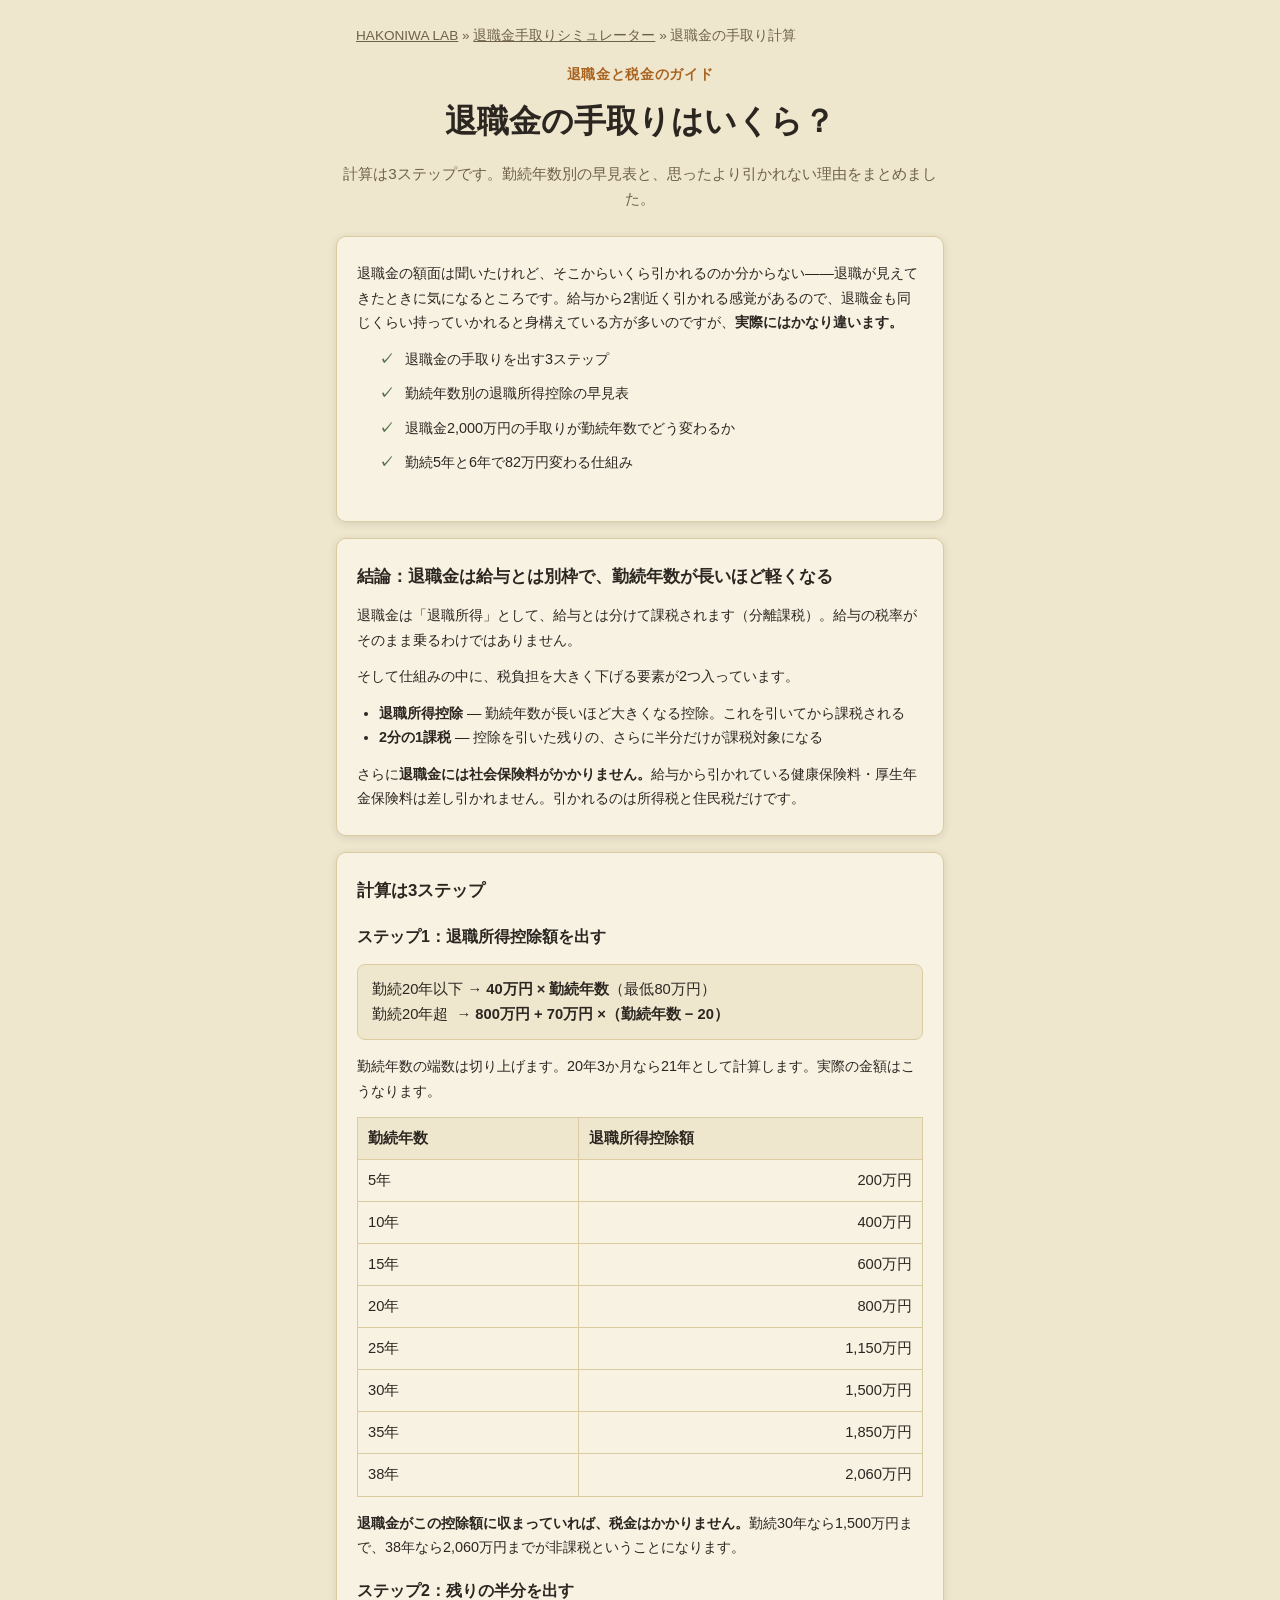
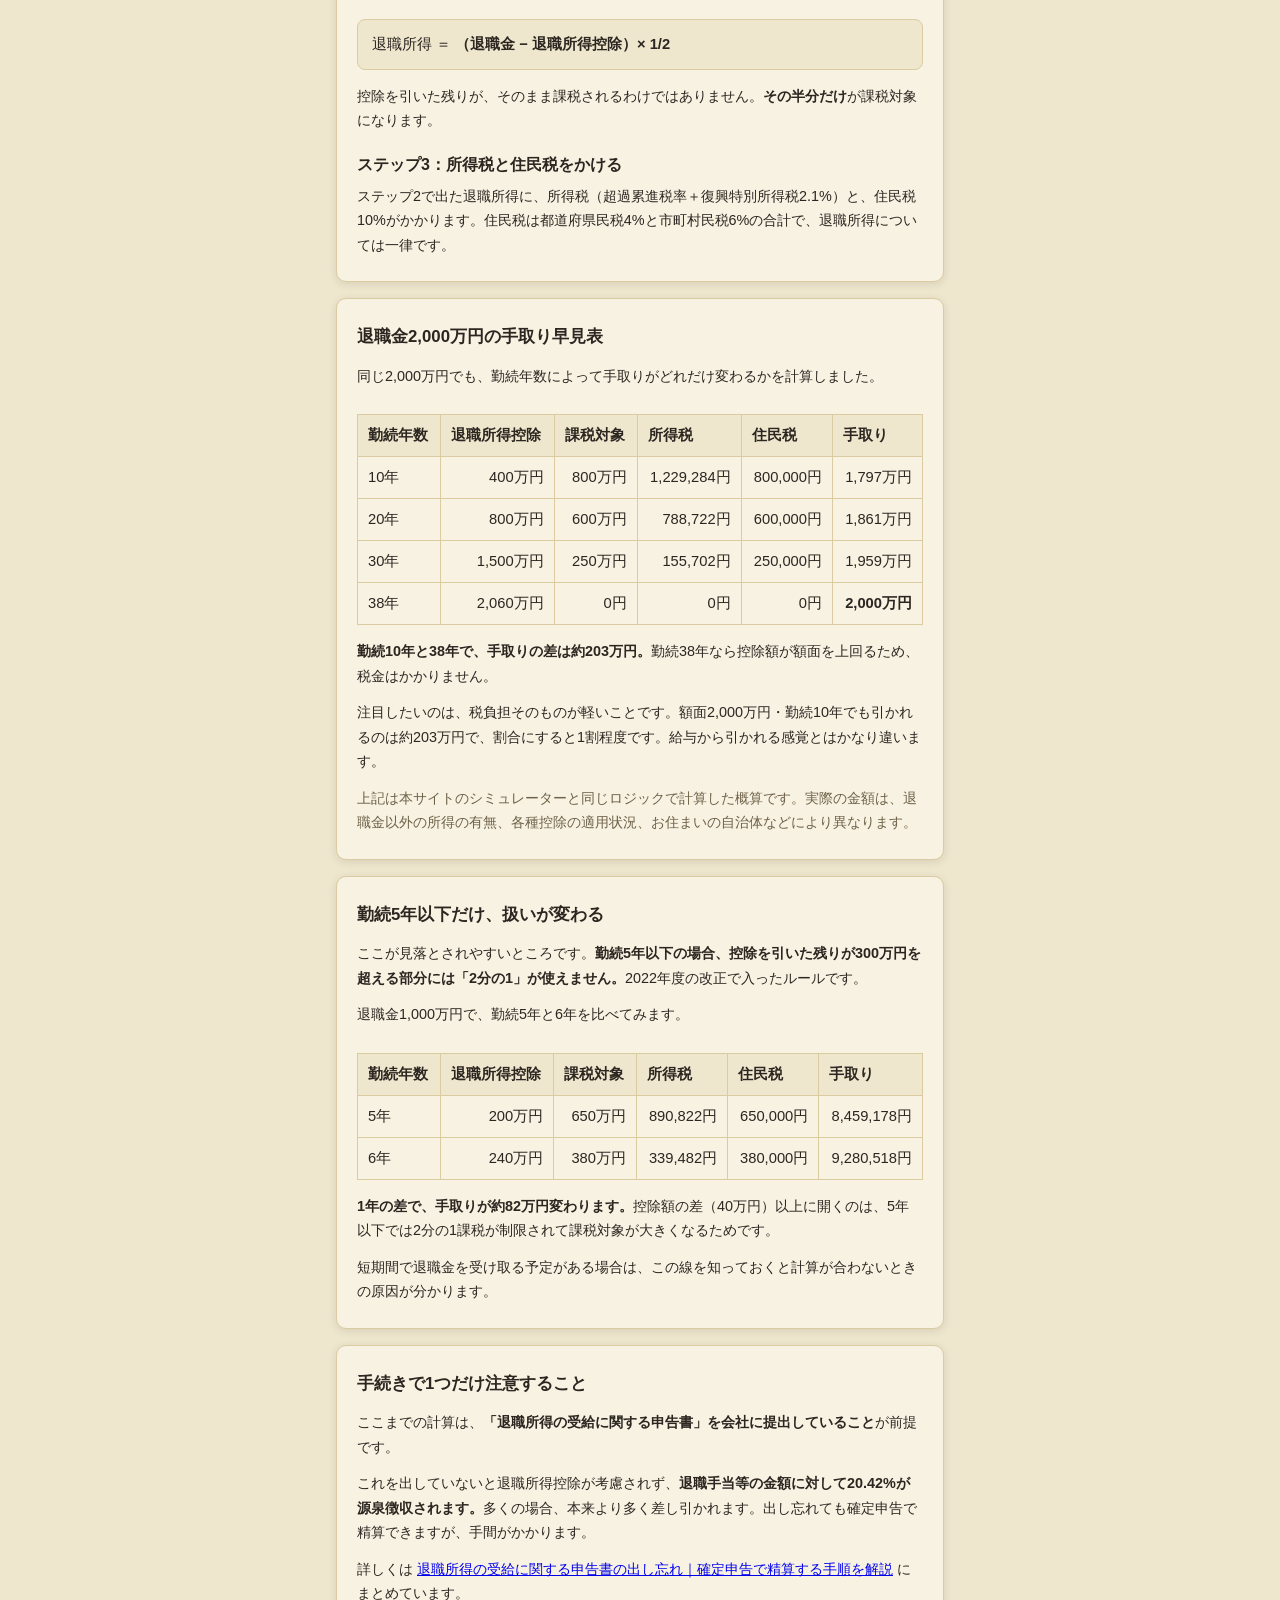
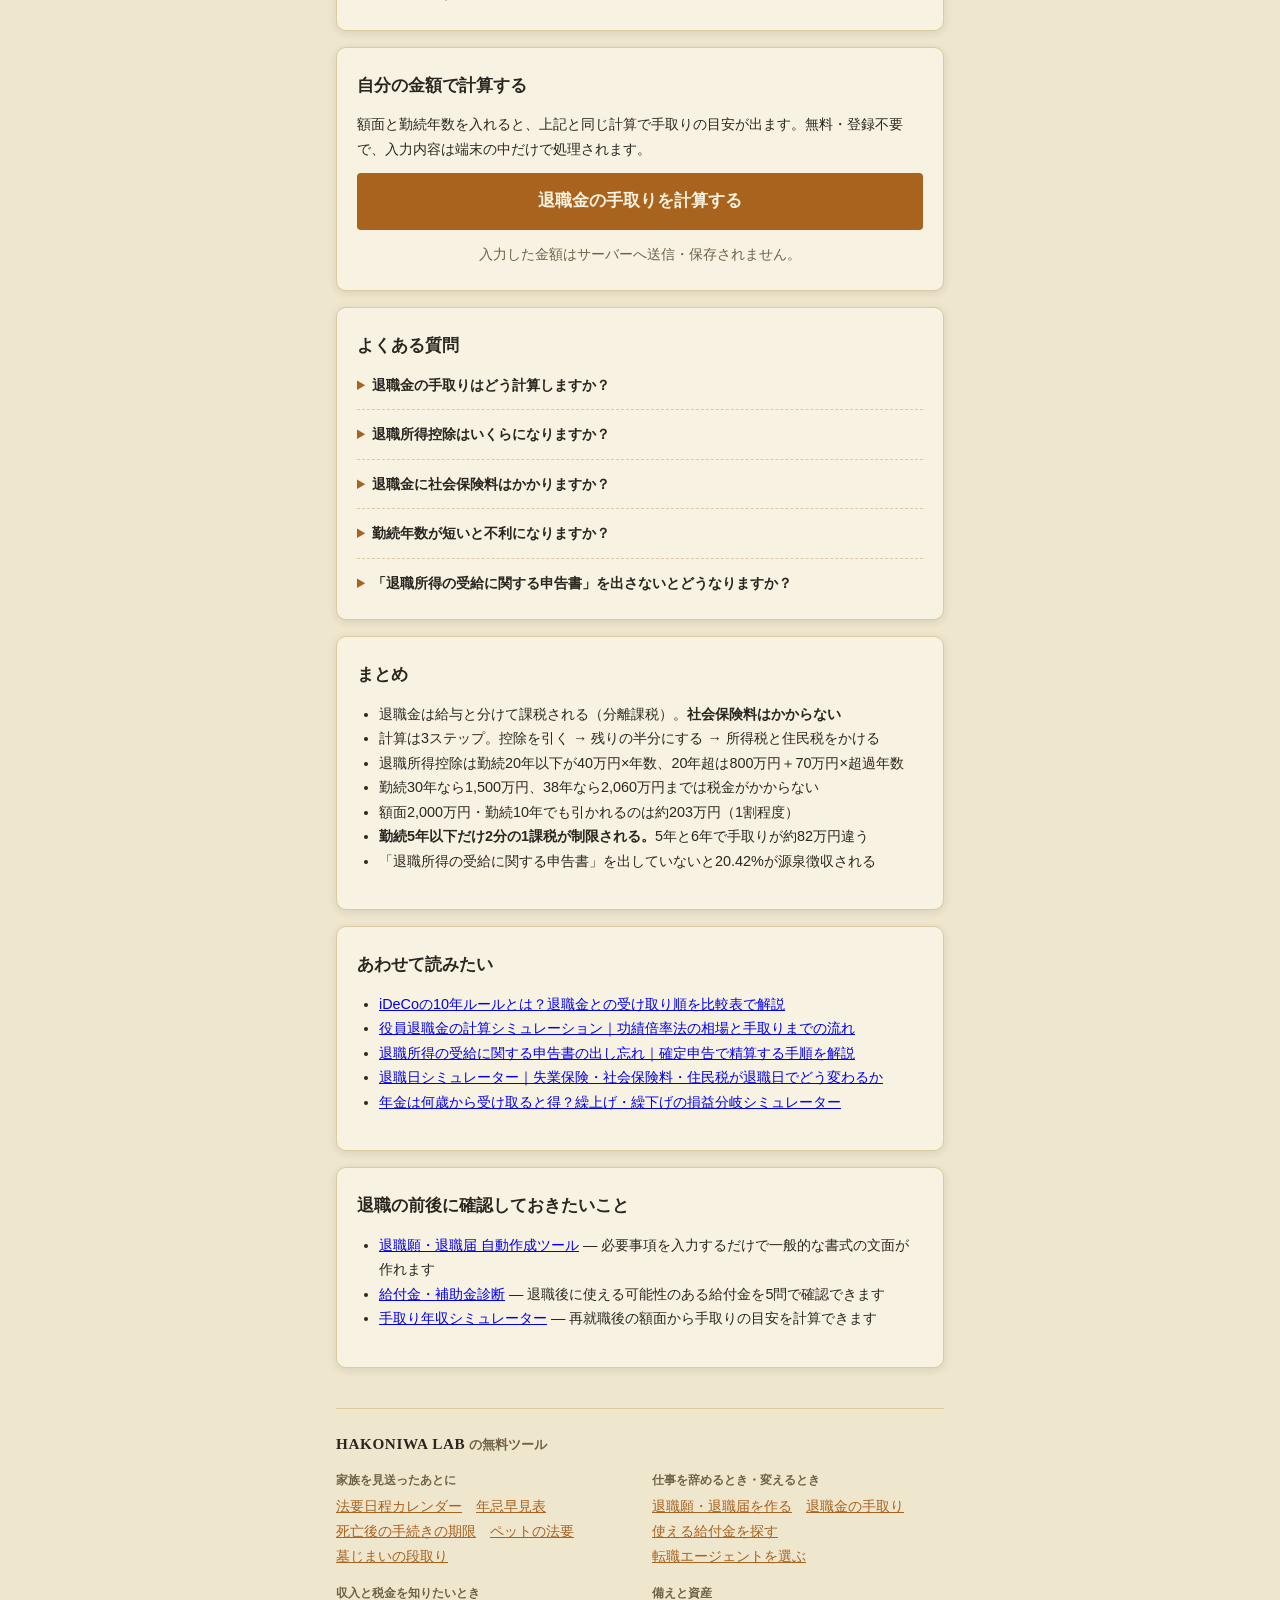
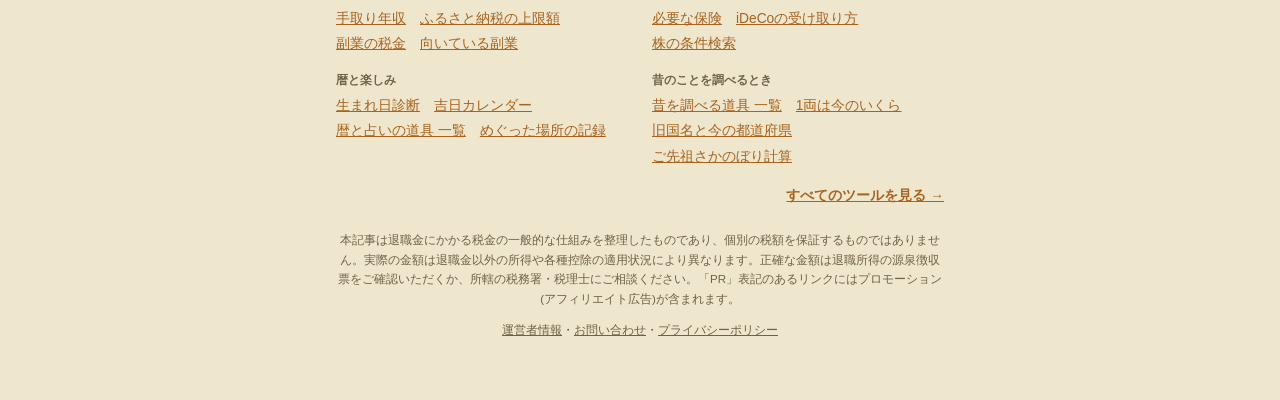
<file: guide/taishokukin-tedori-keisan/index.html>
<!DOCTYPE html>
<html lang="ja">
<head>
<meta charset="UTF-8">
<meta name="viewport" content="width=device-width, initial-scale=1.0">
<!-- Google tag (gtag.js) -->
<script async src="https://www.googletagmanager.com/gtag/js?id=G-WTBHV5QYG3"></script>
<script>
  window.dataLayer = window.dataLayer || [];
  function gtag(){dataLayer.push(arguments);}
  gtag('js', new Date());
  gtag('config', 'G-WTBHV5QYG3');
</script>
<title>退職金の手取りはいくら？計算方法と勤続年数別の早見表</title>
<meta name="description" content="退職金の手取りは、退職所得控除を引いて残りの半分に課税する3ステップで決まります。勤続年数別の控除額と、退職金2,000万円の手取り早見表を掲載。勤続5年と6年で手取りが82万円変わる仕組みも整理しました。">
<script async src="https://pagead2.googlesyndication.com/pagead/js/adsbygoogle.js?client=ca-pub-6465548593525933" crossorigin="anonymous"></script>
<link rel="canonical" href="https://hakoniwalab.com/retirement-simulator/guide/taishokukin-tedori-keisan/">
<link rel="stylesheet" href="../../css/style.css">
<script type="application/ld+json">{"@context":"https://schema.org","@type":"FAQPage","mainEntity":[{"@type":"Question","name":"退職金の手取りはどう計算しますか？","acceptedAnswer":{"@type":"Answer","text":"3ステップです。まず勤続年数に応じた退職所得控除額を求め、次に退職金からその控除を引いた残りの2分の1を退職所得とします。最後にその退職所得へ所得税（復興特別所得税を含む）と住民税10%がかかります。退職金は給与とは別枠で課税される分離課税のため、給与の税率とは切り離して計算します。"}},{"@type":"Question","name":"退職所得控除はいくらになりますか？","acceptedAnswer":{"@type":"Answer","text":"勤続20年以下は40万円×勤続年数（最低80万円）、20年を超える部分は1年あたり70万円が加算されます。勤続20年で800万円、30年で1,500万円、38年で2,060万円です。勤続年数の端数は切り上げて計算します。"}},{"@type":"Question","name":"退職金に社会保険料はかかりますか？","acceptedAnswer":{"@type":"Answer","text":"退職金は社会保険料の対象外です。給与とは違い、健康保険料や厚生年金保険料は差し引かれません。差し引かれるのは所得税（復興特別所得税を含む）と住民税です。"}},{"@type":"Question","name":"勤続年数が短いと不利になりますか？","acceptedAnswer":{"@type":"Answer","text":"控除額が小さくなるぶん、税負担は大きくなります。さらに勤続5年以下の場合は、控除後の金額が300万円を超える部分について2分の1にする扱いが使えません。退職金1,000万円の例では、勤続5年と6年で手取りが約82万円変わります。"}},{"@type":"Question","name":"「退職所得の受給に関する申告書」を出さないとどうなりますか？","acceptedAnswer":{"@type":"Answer","text":"退職所得控除などが考慮されず、退職手当等の金額に対して20.42%の税率で源泉徴収されます。多くの場合、本来より多く差し引かれることになります。出し忘れても確定申告で精算できます。"}}]}</script>
<style>
.guide-nav { max-width: 720px; margin: 0 auto 16px; padding: 0 20px; font-size: 0.85rem; color: var(--color-text-muted); }
.guide-nav a { color: var(--color-text-muted); }
.guide-lead { font-size: 0.95rem; }
.guide-table { width: 100%; border-collapse: collapse; margin: 14px 0; font-size: 0.92rem; }
.guide-table th, .guide-table td { border: 1px solid var(--color-border); padding: 8px 10px; text-align: left; vertical-align: top; }
.guide-table th { background: var(--color-bg); font-weight: 600; }
.guide-table td.num { text-align: right; font-variant-numeric: tabular-nums; white-space: nowrap; }
.guide-note { font-size: 0.85rem; color: var(--color-text-muted); }
.card--article h3 { font-size: 1rem; margin: 18px 0 6px; }
.guide-cta { text-align: center; }
.guide-cta .btn { display: inline-block; text-decoration: none; }
.guide-calc { background: var(--color-bg); border: 1px solid var(--color-border); border-radius: 8px; padding: 12px 14px; margin: 14px 0; font-size: 0.92rem; }
.table-scroll { overflow-x: auto; }
</style>
</head>
<body>
<div class="app">

  <nav class="guide-nav" aria-label="パンくずリスト">
    <a href="../../../">HAKONIWA LAB</a> &raquo;
    <a href="../../">退職金手取りシミュレーター</a> &raquo;
    <span aria-current="page">退職金の手取り計算</span>
  </nav>

  <header class="app-header">
    <p class="app-header__eyebrow">退職金と税金のガイド</p>
    <h1 class="app-header__title">退職金の手取りは<br class="sp-only">いくら？</h1>
    <p class="app-header__lead">計算は3ステップです。勤続年数別の早見表と、思ったより引かれない理由をまとめました。</p>
  </header>

  <main class="main">

    <section class="article">

      <div class="card card--article">
        <p class="guide-lead">退職金の額面は聞いたけれど、そこからいくら引かれるのか分からない——退職が見えてきたときに気になるところです。給与から2割近く引かれる感覚があるので、退職金も同じくらい持っていかれると身構えている方が多いのですが、<strong>実際にはかなり違います。</strong></p>
        <ul class="intro-points">
          <li>退職金の手取りを出す3ステップ</li>
          <li>勤続年数別の退職所得控除の早見表</li>
          <li>退職金2,000万円の手取りが勤続年数でどう変わるか</li>
          <li>勤続5年と6年で82万円変わる仕組み</li>
        </ul>
      </div>

      <div class="card card--article">
        <h2>結論：退職金は給与とは別枠で、勤続年数が長いほど軽くなる</h2>
        <p>退職金は「退職所得」として、給与とは分けて課税されます（分離課税）。給与の税率がそのまま乗るわけではありません。</p>
        <p>そして仕組みの中に、税負担を大きく下げる要素が2つ入っています。</p>
        <ul>
          <li><strong>退職所得控除</strong> — 勤続年数が長いほど大きくなる控除。これを引いてから課税される</li>
          <li><strong>2分の1課税</strong> — 控除を引いた残りの、さらに半分だけが課税対象になる</li>
        </ul>
        <p>さらに<strong>退職金には社会保険料がかかりません。</strong>給与から引かれている健康保険料・厚生年金保険料は差し引かれません。引かれるのは所得税と住民税だけです。</p>
      </div>

      <div class="card card--article">
        <h2>計算は3ステップ</h2>

        <h3>ステップ1：退職所得控除額を出す</h3>
        <div class="guide-calc">
          勤続20年以下 → <strong>40万円 × 勤続年数</strong>（最低80万円）<br>
          勤続20年超 &nbsp;→ <strong>800万円 + 70万円 ×（勤続年数 − 20）</strong>
        </div>
        <p>勤続年数の端数は切り上げます。20年3か月なら21年として計算します。実際の金額はこうなります。</p>
        <table class="guide-table">
          <thead><tr><th>勤続年数</th><th>退職所得控除額</th></tr></thead>
          <tbody>
            <tr><td>5年</td><td class="num">200万円</td></tr>
            <tr><td>10年</td><td class="num">400万円</td></tr>
            <tr><td>15年</td><td class="num">600万円</td></tr>
            <tr><td>20年</td><td class="num">800万円</td></tr>
            <tr><td>25年</td><td class="num">1,150万円</td></tr>
            <tr><td>30年</td><td class="num">1,500万円</td></tr>
            <tr><td>35年</td><td class="num">1,850万円</td></tr>
            <tr><td>38年</td><td class="num">2,060万円</td></tr>
          </tbody>
        </table>
        <p><strong>退職金がこの控除額に収まっていれば、税金はかかりません。</strong>勤続30年なら1,500万円まで、38年なら2,060万円までが非課税ということになります。</p>

        <h3>ステップ2：残りの半分を出す</h3>
        <div class="guide-calc">
          退職所得 ＝ <strong>（退職金 − 退職所得控除）× 1/2</strong>
        </div>
        <p>控除を引いた残りが、そのまま課税されるわけではありません。<strong>その半分だけ</strong>が課税対象になります。</p>

        <h3>ステップ3：所得税と住民税をかける</h3>
        <p>ステップ2で出た退職所得に、所得税（超過累進税率＋復興特別所得税2.1%）と、住民税10%がかかります。住民税は都道府県民税4%と市町村民税6%の合計で、退職所得については一律です。</p>
      </div>

      <div class="card card--article">
        <h2>退職金2,000万円の手取り早見表</h2>
        <p>同じ2,000万円でも、勤続年数によって手取りがどれだけ変わるかを計算しました。</p>
        <div class="table-scroll">
          <table class="guide-table">
            <thead>
              <tr><th>勤続年数</th><th>退職所得控除</th><th>課税対象</th><th>所得税</th><th>住民税</th><th>手取り</th></tr>
            </thead>
            <tbody>
              <tr><td>10年</td><td class="num">400万円</td><td class="num">800万円</td><td class="num">1,229,284円</td><td class="num">800,000円</td><td class="num">1,797万円</td></tr>
              <tr><td>20年</td><td class="num">800万円</td><td class="num">600万円</td><td class="num">788,722円</td><td class="num">600,000円</td><td class="num">1,861万円</td></tr>
              <tr><td>30年</td><td class="num">1,500万円</td><td class="num">250万円</td><td class="num">155,702円</td><td class="num">250,000円</td><td class="num">1,959万円</td></tr>
              <tr><td>38年</td><td class="num">2,060万円</td><td class="num">0円</td><td class="num">0円</td><td class="num">0円</td><td class="num"><strong>2,000万円</strong></td></tr>
            </tbody>
          </table>
        </div>
        <p><strong>勤続10年と38年で、手取りの差は約203万円。</strong>勤続38年なら控除額が額面を上回るため、税金はかかりません。</p>
        <p>注目したいのは、税負担そのものが軽いことです。額面2,000万円・勤続10年でも引かれるのは約203万円で、割合にすると1割程度です。給与から引かれる感覚とはかなり違います。</p>
        <p class="guide-note">上記は本サイトのシミュレーターと同じロジックで計算した概算です。実際の金額は、退職金以外の所得の有無、各種控除の適用状況、お住まいの自治体などにより異なります。</p>
      </div>

      <div class="card card--article">
        <h2>勤続5年以下だけ、扱いが変わる</h2>
        <p>ここが見落とされやすいところです。<strong>勤続5年以下の場合、控除を引いた残りが300万円を超える部分には「2分の1」が使えません。</strong>2022年度の改正で入ったルールです。</p>
        <p>退職金1,000万円で、勤続5年と6年を比べてみます。</p>
        <div class="table-scroll">
          <table class="guide-table">
            <thead>
              <tr><th>勤続年数</th><th>退職所得控除</th><th>課税対象</th><th>所得税</th><th>住民税</th><th>手取り</th></tr>
            </thead>
            <tbody>
              <tr><td>5年</td><td class="num">200万円</td><td class="num">650万円</td><td class="num">890,822円</td><td class="num">650,000円</td><td class="num">8,459,178円</td></tr>
              <tr><td>6年</td><td class="num">240万円</td><td class="num">380万円</td><td class="num">339,482円</td><td class="num">380,000円</td><td class="num">9,280,518円</td></tr>
            </tbody>
          </table>
        </div>
        <p><strong>1年の差で、手取りが約82万円変わります。</strong>控除額の差（40万円）以上に開くのは、5年以下では2分の1課税が制限されて課税対象が大きくなるためです。</p>
        <p>短期間で退職金を受け取る予定がある場合は、この線を知っておくと計算が合わないときの原因が分かります。</p>
      </div>

      <div class="card card--article">
        <h2>手続きで1つだけ注意すること</h2>
        <p>ここまでの計算は、<strong>「退職所得の受給に関する申告書」を会社に提出していること</strong>が前提です。</p>
        <p>これを出していないと退職所得控除が考慮されず、<strong>退職手当等の金額に対して20.42%が源泉徴収されます。</strong>多くの場合、本来より多く差し引かれます。出し忘れても確定申告で精算できますが、手間がかかります。</p>
        <p>詳しくは <a href="../shinkokusho-dashiwasure/">退職所得の受給に関する申告書の出し忘れ｜確定申告で精算する手順を解説</a> にまとめています。</p>
      </div>

      <div class="card card--article">
        <h2>自分の金額で計算する</h2>
        <p>額面と勤続年数を入れると、上記と同じ計算で手取りの目安が出ます。無料・登録不要で、入力内容は端末の中だけで処理されます。</p>
        <p class="guide-cta"><a class="btn btn--primary btn--large" href="../../">退職金の手取りを計算する</a></p>
        <p class="guide-note" style="text-align:center;">入力した金額はサーバーへ送信・保存されません。</p>
      </div>

      <div class="card card--article">
        <h2>よくある質問</h2>
        <details class="faq-item">
          <summary>退職金の手取りはどう計算しますか？</summary>
          <p>3ステップです。まず勤続年数に応じた退職所得控除額を求め、次に退職金からその控除を引いた残りの2分の1を退職所得とします。最後にその退職所得へ所得税（復興特別所得税を含む）と住民税10%がかかります。退職金は給与とは別枠で課税される分離課税のため、給与の税率とは切り離して計算します。</p>
        </details>
        <details class="faq-item">
          <summary>退職所得控除はいくらになりますか？</summary>
          <p>勤続20年以下は40万円×勤続年数（最低80万円）、20年を超える部分は1年あたり70万円が加算されます。勤続20年で800万円、30年で1,500万円、38年で2,060万円です。勤続年数の端数は切り上げて計算します。</p>
        </details>
        <details class="faq-item">
          <summary>退職金に社会保険料はかかりますか？</summary>
          <p>退職金は社会保険料の対象外です。給与とは違い、健康保険料や厚生年金保険料は差し引かれません。差し引かれるのは所得税（復興特別所得税を含む）と住民税です。</p>
        </details>
        <details class="faq-item">
          <summary>勤続年数が短いと不利になりますか？</summary>
          <p>控除額が小さくなるぶん、税負担は大きくなります。さらに勤続5年以下の場合は、控除後の金額が300万円を超える部分について2分の1にする扱いが使えません。退職金1,000万円の例では、勤続5年と6年で手取りが約82万円変わります。</p>
        </details>
        <details class="faq-item">
          <summary>「退職所得の受給に関する申告書」を出さないとどうなりますか？</summary>
          <p>退職所得控除などが考慮されず、退職手当等の金額に対して20.42%の税率で源泉徴収されます。多くの場合、本来より多く差し引かれることになります。出し忘れても確定申告で精算できます。</p>
        </details>
      </div>

      <div class="card card--article">
        <h2>まとめ</h2>
        <ul>
          <li>退職金は給与と分けて課税される（分離課税）。<strong>社会保険料はかからない</strong></li>
          <li>計算は3ステップ。控除を引く → 残りの半分にする → 所得税と住民税をかける</li>
          <li>退職所得控除は勤続20年以下が40万円×年数、20年超は800万円＋70万円×超過年数</li>
          <li>勤続30年なら1,500万円、38年なら2,060万円までは税金がかからない</li>
          <li>額面2,000万円・勤続10年でも引かれるのは約203万円（1割程度）</li>
          <li><strong>勤続5年以下だけ2分の1課税が制限される。</strong>5年と6年で手取りが約82万円違う</li>
          <li>「退職所得の受給に関する申告書」を出していないと20.42%が源泉徴収される</li>
        </ul>
      </div>

      <div class="card card--article">
        <h2>あわせて読みたい</h2>
        <ul>
          <li><a href="../ideco-10nen-rule/">iDeCoの10年ルールとは？退職金との受け取り順を比較表で解説</a></li>
          <li><a href="../yakuin-taishokukin-keisan/">役員退職金の計算シミュレーション｜功績倍率法の相場と手取りまでの流れ</a></li>
          <li><a href="../shinkokusho-dashiwasure/">退職所得の受給に関する申告書の出し忘れ｜確定申告で精算する手順を解説</a></li>
          <li><a href="../../taishokubi/">退職日シミュレーター｜失業保険・社会保険料・住民税が退職日でどう変わるか</a></li>
          <li><a href="../../nenkin-jukyu/">年金は何歳から受け取ると得？繰上げ・繰下げの損益分岐シミュレーター</a></li>
        </ul>
      </div>

      <div class="card card--article">
        <h2>退職の前後に確認しておきたいこと</h2>
        <ul>
          <li><a href="../../../resignation-letter-generator/">退職願・退職届 自動作成ツール</a> — 必要事項を入力するだけで一般的な書式の文面が作れます</li>
          <li><a href="../../../subsidy-checker/">給付金・補助金診断</a> — 退職後に使える可能性のある給付金を5問で確認できます</li>
          <li><a href="../../../takehome-calculator/">手取り年収シミュレーター</a> — 再就職後の額面から手取りの目安を計算できます</li>
        </ul>
      </div>

    </section>

  </main>

  <!-- site-nav:start -->
  <style>
  .site-nav { margin: 40px 0 0; padding: 22px 0 0; border-top: 1px solid var(--color-border, var(--line, #dbcba0)); color: var(--color-text, var(--ink, #2b2620)); text-align: left; }
  .site-nav__title { margin: 0 0 14px; font-size: 0.82rem; font-weight: 700; color: var(--color-text-muted, var(--muted, #6e6248)); }
  .site-nav__title a { font-family: Georgia, "Times New Roman", serif; font-size: 0.95rem; letter-spacing: 0.04em; color: var(--color-text, var(--ink, #2b2620)); text-decoration: none; }
  .site-nav__groups { display: grid; gap: 14px 24px; }
  @media (min-width: 560px) { .site-nav__groups { grid-template-columns: 1fr 1fr; } }
  .site-nav__label { margin: 0 0 4px; font-size: 0.74rem; font-weight: 700; color: var(--color-text-muted, var(--muted, #6e6248)); }
  .site-nav__links { display: flex; flex-wrap: wrap; gap: 2px 14px; margin: 0; padding: 0; list-style: none; font-size: 0.86rem; line-height: 1.7; }
  .site-nav__links li { margin: 0; padding: 0; }
  .site-nav__links li::before { content: none; }
  .site-nav__links a { color: var(--color-primary, var(--navy, #a8631f)); }
  .site-nav__all { margin: 16px 0 0; font-size: 0.86rem; text-align: right; }
  .site-nav__all a { color: var(--color-primary, var(--navy, #a8631f)); font-weight: 700; }
  .app-footer a { color: var(--color-text-muted, var(--muted, #6e6248)); }
  </style>
  <nav class="site-nav" aria-label="HAKONIWA LABのツール">
    <p class="site-nav__title"><a href="../../../">HAKONIWA LAB</a> の無料ツール</p>
    <div class="site-nav__groups">
      <div>
        <p class="site-nav__label">家族を見送ったあとに</p>
        <ul class="site-nav__links">
          <li><a href="../../../houyou-calendar/">法要日程カレンダー</a></li>
          <li><a href="../../../houyou-calendar/hayami/">年忌早見表</a></li>
          <li><a href="../../../houyou-calendar/tetsuzuki/">死亡後の手続きの期限</a></li>
          <li><a href="../../../houyou-calendar/pet/">ペットの法要</a></li>
          <li><a href="../../../houyou-calendar/hakajimai/">墓じまいの段取り</a></li>
        </ul>
      </div>
      <div>
        <p class="site-nav__label">仕事を辞めるとき・変えるとき</p>
        <ul class="site-nav__links">
          <li><a href="../../../resignation-letter-generator/">退職願・退職届を作る</a></li>
          <li><a href="../../../retirement-simulator/">退職金の手取り</a></li>
          <li><a href="../../../subsidy-checker/">使える給付金を探す</a></li>
          <li><a href="../../../career-checker/">転職エージェントを選ぶ</a></li>
        </ul>
      </div>
      <div>
        <p class="site-nav__label">収入と税金を知りたいとき</p>
        <ul class="site-nav__links">
          <li><a href="../../../takehome-calculator/">手取り年収</a></li>
          <li><a href="../../../furusato-simulator/">ふるさと納税の上限額</a></li>
          <li><a href="../../../sidejob-tax-simulator/">副業の税金</a></li>
          <li><a href="../../../sidejob-checker/">向いている副業</a></li>
        </ul>
      </div>
      <div>
        <p class="site-nav__label">備えと資産</p>
        <ul class="site-nav__links">
          <li><a href="../../../insurance-checker/">必要な保険</a></li>
          <li><a href="../../../retirement-simulator/ideco/">iDeCoの受け取り方</a></li>
          <li><a href="../../../stock-screener/">株の条件検索</a></li>
        </ul>
      </div>
      <div>
        <p class="site-nav__label">暦と楽しみ</p>
        <ul class="site-nav__links">
          <li><a href="../../../birthday-fortune/">生まれ日診断</a></li>
          <li><a href="../../../birthday-fortune/calendar/">吉日カレンダー</a></li>
          <li><a href="../../../birthday-fortune/tools/">暦と占いの道具 一覧</a></li>
          <li><a href="../../../meguri-log/">めぐった場所の記録</a></li>
        </ul>
      </div>
      <div>
        <p class="site-nav__label">昔のことを調べるとき</p>
        <ul class="site-nav__links">
          <li><a href="../../../mukashi/">昔を調べる道具 一覧</a></li>
          <li><a href="../../../mukashi/ryou/">1両は今のいくら</a></li>
          <li><a href="../../../mukashi/kokumei/">旧国名と今の都道府県</a></li>
          <li><a href="../../../mukashi/senzo/">ご先祖さかのぼり計算</a></li>
        </ul>
      </div>
    </div>
    <p class="site-nav__all"><a href="../../../">すべてのツールを見る →</a></p>
  </nav>
  <!-- site-nav:end -->

  <footer class="app-footer">
    <p>本記事は退職金にかかる税金の一般的な仕組みを整理したものであり、個別の税額を保証するものではありません。実際の金額は退職金以外の所得や各種控除の適用状況により異なります。正確な金額は退職所得の源泉徴収票をご確認いただくか、所轄の税務署・税理士にご相談ください。「PR」表記のあるリンクにはプロモーション(アフィリエイト広告)が含まれます。</p>
    <p><a href="../../../about.html">運営者情報</a>・<a href="../../../contact.html">お問い合わせ</a>・<a href="../../../privacy.html">プライバシーポリシー</a></p>
  </footer>

</div>
</body>
</html>
</file>
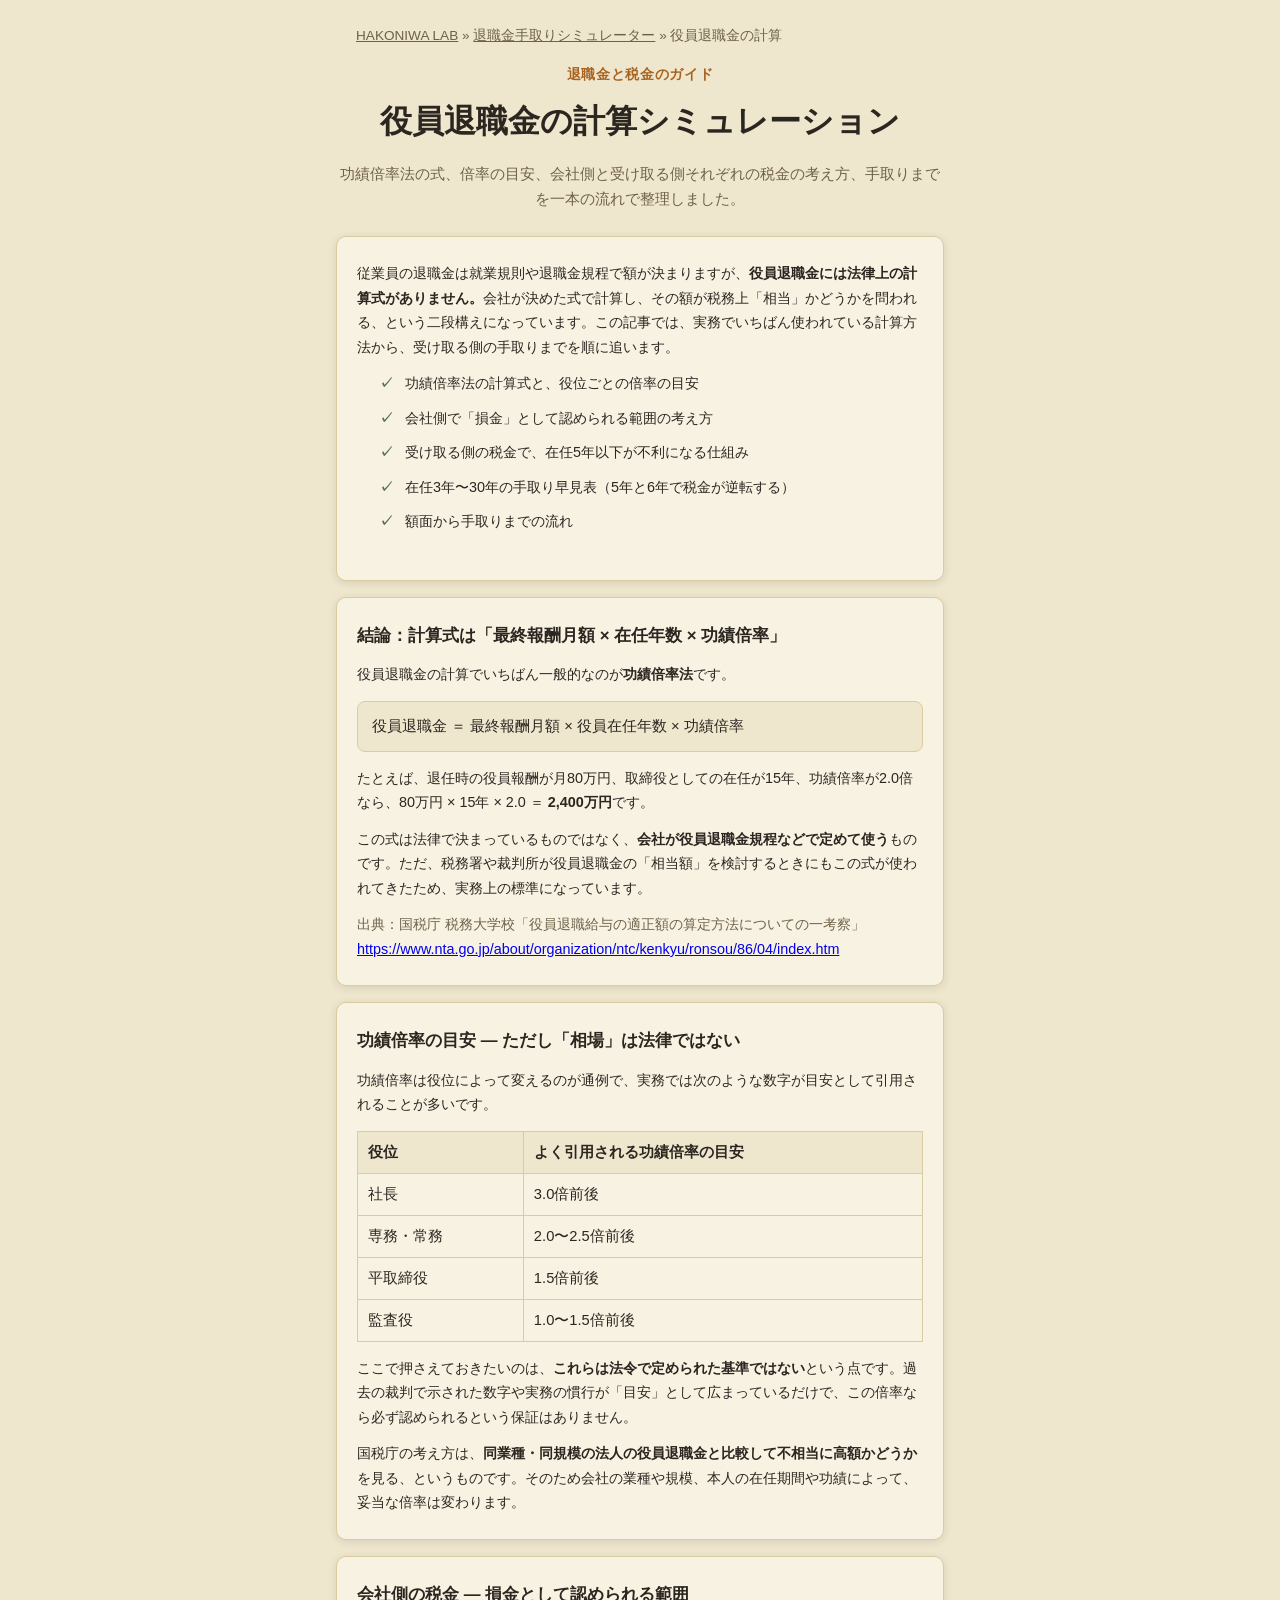
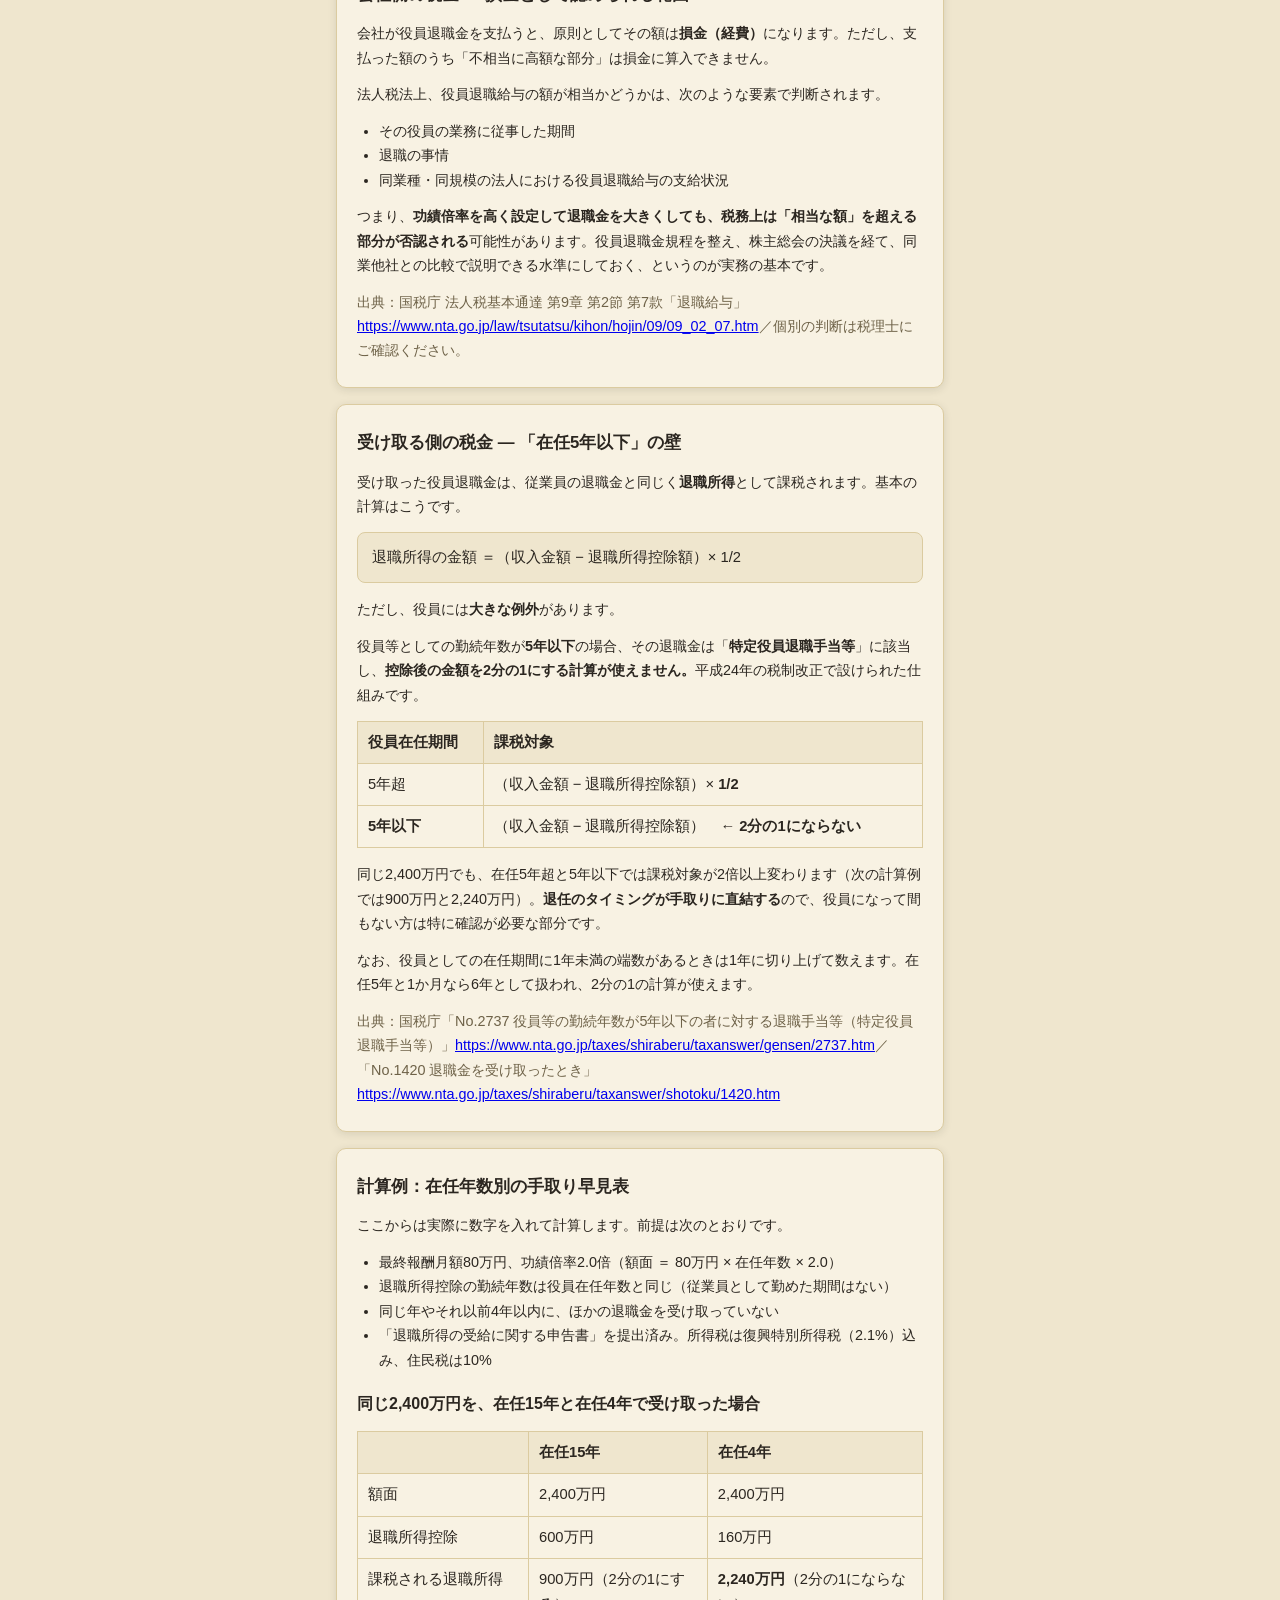
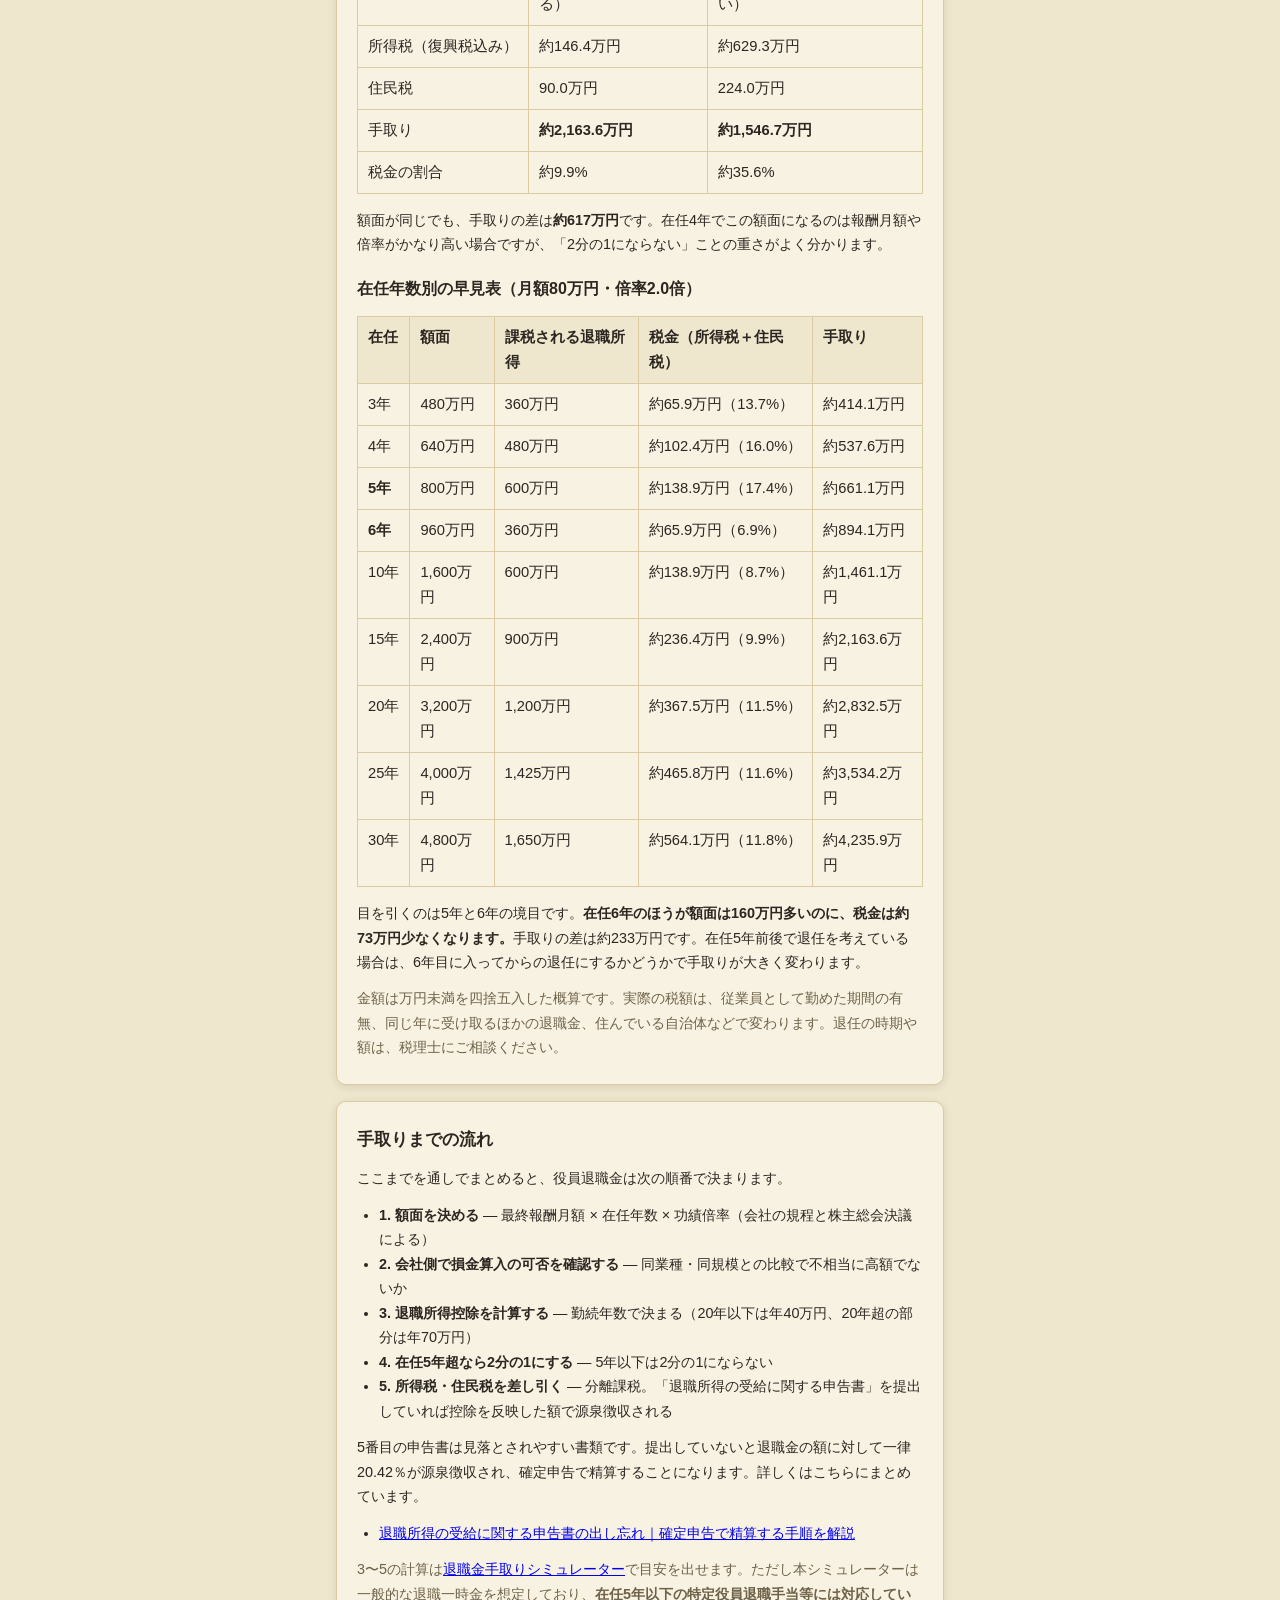
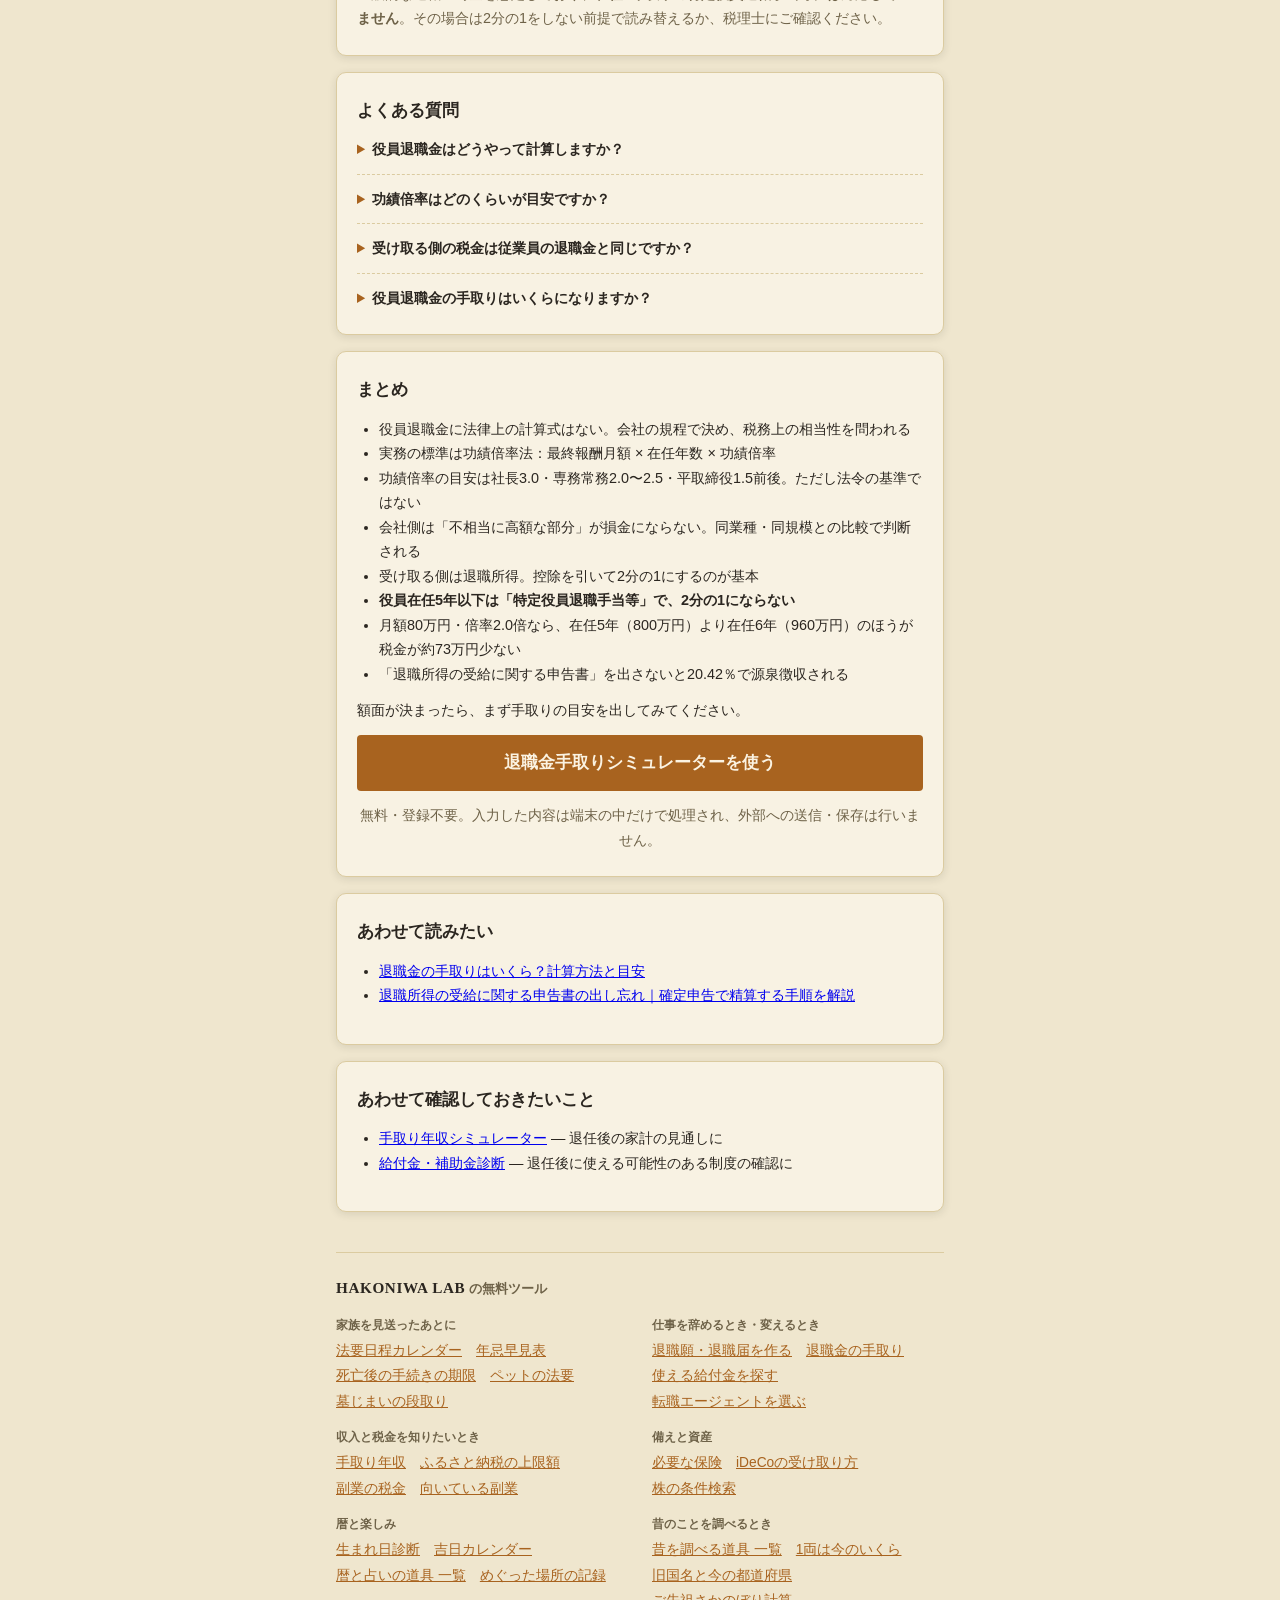
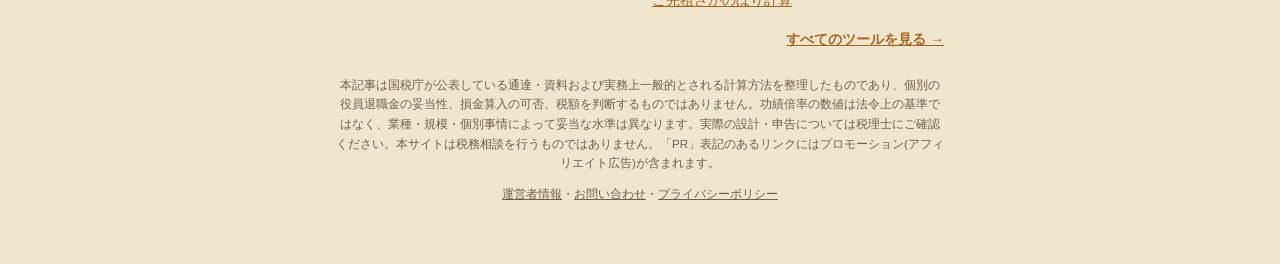
<file: guide/yakuin-taishokukin-keisan/index.html>
<!DOCTYPE html>
<html lang="ja">
<head>
<meta charset="UTF-8">
<meta name="viewport" content="width=device-width, initial-scale=1.0">
<!-- Google tag (gtag.js) -->
<script async src="https://www.googletagmanager.com/gtag/js?id=G-WTBHV5QYG3"></script>
<script>
  window.dataLayer = window.dataLayer || [];
  function gtag(){dataLayer.push(arguments);}
  gtag('js', new Date());
  gtag('config', 'G-WTBHV5QYG3');
</script>
<title>役員退職金の計算シミュレーション｜功績倍率法の相場と手取りまでの流れ</title>
<meta name="description" content="役員退職金の計算は「最終報酬月額×在任年数×功績倍率」の功績倍率法が一般的です。功績倍率の一般的な目安、会社側の損金算入の考え方、受け取る側の税金で在任5年以下が不利になる仕組みを整理し、在任3年〜30年の手取りを早見表で計算しました。">
<script async src="https://pagead2.googlesyndication.com/pagead/js/adsbygoogle.js?client=ca-pub-6465548593525933" crossorigin="anonymous"></script>
<link rel="canonical" href="https://hakoniwalab.com/retirement-simulator/guide/yakuin-taishokukin-keisan/">
<link rel="stylesheet" href="../../css/style.css">
<script type="application/ld+json">{"@context":"https://schema.org","@type":"FAQPage","mainEntity":[{"@type":"Question","name":"役員退職金はどうやって計算しますか？","acceptedAnswer":{"@type":"Answer","text":"一般的なのは功績倍率法で、最終報酬月額×役員在任年数×功績倍率で計算します。功績倍率は役位によって変え、社長が最も高く設定されるのが通例です。法律で定められた計算式ではなく、会社が役員退職金規程などで定めます。"}},{"@type":"Question","name":"功績倍率はどのくらいが目安ですか？","acceptedAnswer":{"@type":"Answer","text":"実務では社長3.0倍前後、専務・常務2.0〜2.5倍前後、平取締役1.5倍前後といった数字が目安として引用されることが多いですが、法令で決まった基準ではありません。国税庁の考え方は同業種・同規模の法人と比較して不相当に高額かどうかを見るもので、その数字を超えると会社側で損金として認められない部分が出る可能性があります。"}},{"@type":"Question","name":"受け取る側の税金は従業員の退職金と同じですか？","acceptedAnswer":{"@type":"Answer","text":"基本は同じ退職所得ですが、役員等としての勤続年数が5年以下の場合は特定役員退職手当等となり、退職所得控除を引いた残額を2分の1にする計算が使えません。在任期間が短い役員は、同じ額面でも税負担が重くなります。"}},{"@type":"Question","name":"役員退職金の手取りはいくらになりますか？","acceptedAnswer":{"@type":"Answer","text":"額面から退職所得控除を引き、在任5年超なら2分の1にした金額に所得税・住民税がかかります。たとえば月額80万円・倍率2.0倍・在任15年の2,400万円なら、税金は約236万円で手取りは約2,164万円です。控除額は勤続年数で決まるため、同じ額面でも人によって手取りが変わります。退職所得の受給に関する申告書を提出していないと20.42％で源泉徴収されるため、書類の提出も手取りに影響します。"}}]}</script>
<style>
.guide-nav { max-width: 720px; margin: 0 auto 16px; padding: 0 20px; font-size: 0.85rem; color: var(--color-text-muted); }
.guide-nav a { color: var(--color-text-muted); }
.guide-lead { font-size: 0.95rem; }
.guide-table { width: 100%; border-collapse: collapse; margin: 14px 0; font-size: 0.92rem; }
.guide-table th, .guide-table td { border: 1px solid var(--color-border); padding: 8px 10px; text-align: left; vertical-align: top; }
.guide-table th { background: var(--color-bg); font-weight: 600; }
.guide-table td:first-child { white-space: nowrap; }
.guide-note { font-size: 0.85rem; color: var(--color-text-muted); }
.card--article h3 { font-size: 1rem; margin: 18px 0 6px; }
.guide-cta { text-align: center; }
.guide-cta .btn { display: inline-block; text-decoration: none; }
.guide-calc { background: var(--color-bg); border: 1px solid var(--color-border); border-radius: 8px; padding: 12px 14px; margin: 14px 0; font-size: 0.92rem; }
</style>
</head>
<body>
<div class="app">

  <nav class="guide-nav" aria-label="パンくずリスト">
    <a href="../../../">HAKONIWA LAB</a> &raquo;
    <a href="../../">退職金手取りシミュレーター</a> &raquo;
    <span aria-current="page">役員退職金の計算</span>
  </nav>

  <header class="app-header">
    <p class="app-header__eyebrow">退職金と税金のガイド</p>
    <h1 class="app-header__title">役員退職金の<br class="sp-only">計算シミュレーション</h1>
    <p class="app-header__lead">功績倍率法の式、倍率の目安、会社側と受け取る側それぞれの税金の考え方、手取りまでを一本の流れで整理しました。</p>
  </header>

  <main class="main">

    <section class="article">

      <div class="card card--article">
        <p class="guide-lead">従業員の退職金は就業規則や退職金規程で額が決まりますが、<strong>役員退職金には法律上の計算式がありません。</strong>会社が決めた式で計算し、その額が税務上「相当」かどうかを問われる、という二段構えになっています。この記事では、実務でいちばん使われている計算方法から、受け取る側の手取りまでを順に追います。</p>
        <ul class="intro-points">
          <li>功績倍率法の計算式と、役位ごとの倍率の目安</li>
          <li>会社側で「損金」として認められる範囲の考え方</li>
          <li>受け取る側の税金で、在任5年以下が不利になる仕組み</li>
          <li>在任3年〜30年の手取り早見表（5年と6年で税金が逆転する）</li>
          <li>額面から手取りまでの流れ</li>
        </ul>
      </div>

      <div class="card card--article">
        <h2>結論：計算式は「最終報酬月額 × 在任年数 × 功績倍率」</h2>
        <p>役員退職金の計算でいちばん一般的なのが<strong>功績倍率法</strong>です。</p>
        <div class="guide-calc">
          役員退職金 ＝ 最終報酬月額 × 役員在任年数 × 功績倍率
        </div>
        <p>たとえば、退任時の役員報酬が月80万円、取締役としての在任が15年、功績倍率が2.0倍なら、80万円 × 15年 × 2.0 ＝ <strong>2,400万円</strong>です。</p>
        <p>この式は法律で決まっているものではなく、<strong>会社が役員退職金規程などで定めて使う</strong>ものです。ただ、税務署や裁判所が役員退職金の「相当額」を検討するときにもこの式が使われてきたため、実務上の標準になっています。</p>
        <p class="guide-note">出典：国税庁 税務大学校「役員退職給与の適正額の算定方法についての一考察」<a href="https://www.nta.go.jp/about/organization/ntc/kenkyu/ronsou/86/04/index.htm" target="_blank" rel="noopener">https://www.nta.go.jp/about/organization/ntc/kenkyu/ronsou/86/04/index.htm</a></p>
      </div>

      <div class="card card--article">
        <h2>功績倍率の目安 ― ただし「相場」は法律ではない</h2>
        <p>功績倍率は役位によって変えるのが通例で、実務では次のような数字が目安として引用されることが多いです。</p>
        <table class="guide-table">
          <thead>
            <tr><th>役位</th><th>よく引用される功績倍率の目安</th></tr>
          </thead>
          <tbody>
            <tr><td>社長</td><td>3.0倍前後</td></tr>
            <tr><td>専務・常務</td><td>2.0〜2.5倍前後</td></tr>
            <tr><td>平取締役</td><td>1.5倍前後</td></tr>
            <tr><td>監査役</td><td>1.0〜1.5倍前後</td></tr>
          </tbody>
        </table>
        <p>ここで押さえておきたいのは、<strong>これらは法令で定められた基準ではない</strong>という点です。過去の裁判で示された数字や実務の慣行が「目安」として広まっているだけで、この倍率なら必ず認められるという保証はありません。</p>
        <p>国税庁の考え方は、<strong>同業種・同規模の法人の役員退職金と比較して不相当に高額かどうか</strong>を見る、というものです。そのため会社の業種や規模、本人の在任期間や功績によって、妥当な倍率は変わります。</p>
      </div>

      <div class="card card--article">
        <h2>会社側の税金 ― 損金として認められる範囲</h2>
        <p>会社が役員退職金を支払うと、原則としてその額は<strong>損金（経費）</strong>になります。ただし、支払った額のうち「不相当に高額な部分」は損金に算入できません。</p>
        <p>法人税法上、役員退職給与の額が相当かどうかは、次のような要素で判断されます。</p>
        <ul>
          <li>その役員の業務に従事した期間</li>
          <li>退職の事情</li>
          <li>同業種・同規模の法人における役員退職給与の支給状況</li>
        </ul>
        <p>つまり、<strong>功績倍率を高く設定して退職金を大きくしても、税務上は「相当な額」を超える部分が否認される</strong>可能性があります。役員退職金規程を整え、株主総会の決議を経て、同業他社との比較で説明できる水準にしておく、というのが実務の基本です。</p>
        <p class="guide-note">出典：国税庁 法人税基本通達 第9章 第2節 第7款「退職給与」<a href="https://www.nta.go.jp/law/tsutatsu/kihon/hojin/09/09_02_07.htm" target="_blank" rel="noopener">https://www.nta.go.jp/law/tsutatsu/kihon/hojin/09/09_02_07.htm</a>／個別の判断は税理士にご確認ください。</p>
      </div>

      <div class="card card--article">
        <h2>受け取る側の税金 ― 「在任5年以下」の壁</h2>
        <p>受け取った役員退職金は、従業員の退職金と同じく<strong>退職所得</strong>として課税されます。基本の計算はこうです。</p>
        <div class="guide-calc">
          退職所得の金額 ＝（収入金額 − 退職所得控除額）× 1/2
        </div>
        <p>ただし、役員には<strong>大きな例外</strong>があります。</p>
        <p>役員等としての勤続年数が<strong>5年以下</strong>の場合、その退職金は「<strong>特定役員退職手当等</strong>」に該当し、<strong>控除後の金額を2分の1にする計算が使えません。</strong>平成24年の税制改正で設けられた仕組みです。</p>
        <table class="guide-table">
          <thead>
            <tr><th>役員在任期間</th><th>課税対象</th></tr>
          </thead>
          <tbody>
            <tr><td>5年超</td><td>（収入金額 − 退職所得控除額）× <strong>1/2</strong></td></tr>
            <tr><td><strong>5年以下</strong></td><td>（収入金額 − 退職所得控除額）　← <strong>2分の1にならない</strong></td></tr>
          </tbody>
        </table>
        <p>同じ2,400万円でも、在任5年超と5年以下では課税対象が2倍以上変わります（次の計算例では900万円と2,240万円）。<strong>退任のタイミングが手取りに直結する</strong>ので、役員になって間もない方は特に確認が必要な部分です。</p>
        <p>なお、役員としての在任期間に1年未満の端数があるときは1年に切り上げて数えます。在任5年と1か月なら6年として扱われ、2分の1の計算が使えます。</p>
        <p class="guide-note">出典：国税庁「No.2737 役員等の勤続年数が5年以下の者に対する退職手当等（特定役員退職手当等）」<a href="https://www.nta.go.jp/taxes/shiraberu/taxanswer/gensen/2737.htm" target="_blank" rel="noopener">https://www.nta.go.jp/taxes/shiraberu/taxanswer/gensen/2737.htm</a>／「No.1420 退職金を受け取ったとき」<a href="https://www.nta.go.jp/taxes/shiraberu/taxanswer/shotoku/1420.htm" target="_blank" rel="noopener">https://www.nta.go.jp/taxes/shiraberu/taxanswer/shotoku/1420.htm</a></p>
      </div>

      <div class="card card--article">
        <h2>計算例：在任年数別の手取り早見表</h2>
        <p>ここからは実際に数字を入れて計算します。前提は次のとおりです。</p>
        <ul>
          <li>最終報酬月額80万円、功績倍率2.0倍（額面 ＝ 80万円 × 在任年数 × 2.0）</li>
          <li>退職所得控除の勤続年数は役員在任年数と同じ（従業員として勤めた期間はない）</li>
          <li>同じ年やそれ以前4年以内に、ほかの退職金を受け取っていない</li>
          <li>「退職所得の受給に関する申告書」を提出済み。所得税は復興特別所得税（2.1%）込み、住民税は10%</li>
        </ul>
        <h3>同じ2,400万円を、在任15年と在任4年で受け取った場合</h3>
        <table class="guide-table">
          <thead>
            <tr><th></th><th>在任15年</th><th>在任4年</th></tr>
          </thead>
          <tbody>
            <tr><td>額面</td><td>2,400万円</td><td>2,400万円</td></tr>
            <tr><td>退職所得控除</td><td>600万円</td><td>160万円</td></tr>
            <tr><td>課税される退職所得</td><td>900万円（2分の1にする）</td><td><strong>2,240万円</strong>（2分の1にならない）</td></tr>
            <tr><td>所得税（復興税込み）</td><td>約146.4万円</td><td>約629.3万円</td></tr>
            <tr><td>住民税</td><td>90.0万円</td><td>224.0万円</td></tr>
            <tr><td>手取り</td><td><strong>約2,163.6万円</strong></td><td><strong>約1,546.7万円</strong></td></tr>
            <tr><td>税金の割合</td><td>約9.9%</td><td>約35.6%</td></tr>
          </tbody>
        </table>
        <p>額面が同じでも、手取りの差は<strong>約617万円</strong>です。在任4年でこの額面になるのは報酬月額や倍率がかなり高い場合ですが、「2分の1にならない」ことの重さがよく分かります。</p>
        <h3>在任年数別の早見表（月額80万円・倍率2.0倍）</h3>
        <table class="guide-table">
          <thead>
            <tr><th>在任</th><th>額面</th><th>課税される退職所得</th><th>税金（所得税＋住民税）</th><th>手取り</th></tr>
          </thead>
          <tbody>
            <tr><td>3年</td><td>480万円</td><td>360万円</td><td>約65.9万円（13.7%）</td><td>約414.1万円</td></tr>
            <tr><td>4年</td><td>640万円</td><td>480万円</td><td>約102.4万円（16.0%）</td><td>約537.6万円</td></tr>
            <tr><td><strong>5年</strong></td><td>800万円</td><td>600万円</td><td>約138.9万円（17.4%）</td><td>約661.1万円</td></tr>
            <tr><td><strong>6年</strong></td><td>960万円</td><td>360万円</td><td>約65.9万円（6.9%）</td><td>約894.1万円</td></tr>
            <tr><td>10年</td><td>1,600万円</td><td>600万円</td><td>約138.9万円（8.7%）</td><td>約1,461.1万円</td></tr>
            <tr><td>15年</td><td>2,400万円</td><td>900万円</td><td>約236.4万円（9.9%）</td><td>約2,163.6万円</td></tr>
            <tr><td>20年</td><td>3,200万円</td><td>1,200万円</td><td>約367.5万円（11.5%）</td><td>約2,832.5万円</td></tr>
            <tr><td>25年</td><td>4,000万円</td><td>1,425万円</td><td>約465.8万円（11.6%）</td><td>約3,534.2万円</td></tr>
            <tr><td>30年</td><td>4,800万円</td><td>1,650万円</td><td>約564.1万円（11.8%）</td><td>約4,235.9万円</td></tr>
          </tbody>
        </table>
        <p>目を引くのは5年と6年の境目です。<strong>在任6年のほうが額面は160万円多いのに、税金は約73万円少なくなります。</strong>手取りの差は約233万円です。在任5年前後で退任を考えている場合は、6年目に入ってからの退任にするかどうかで手取りが大きく変わります。</p>
        <p class="guide-note">金額は万円未満を四捨五入した概算です。実際の税額は、従業員として勤めた期間の有無、同じ年に受け取るほかの退職金、住んでいる自治体などで変わります。退任の時期や額は、税理士にご相談ください。</p>
      </div>

      <div class="card card--article">
        <h2>手取りまでの流れ</h2>
        <p>ここまでを通しでまとめると、役員退職金は次の順番で決まります。</p>
        <ul>
          <li><strong>1. 額面を決める</strong> — 最終報酬月額 × 在任年数 × 功績倍率（会社の規程と株主総会決議による）</li>
          <li><strong>2. 会社側で損金算入の可否を確認する</strong> — 同業種・同規模との比較で不相当に高額でないか</li>
          <li><strong>3. 退職所得控除を計算する</strong> — 勤続年数で決まる（20年以下は年40万円、20年超の部分は年70万円）</li>
          <li><strong>4. 在任5年超なら2分の1にする</strong> — 5年以下は2分の1にならない</li>
          <li><strong>5. 所得税・住民税を差し引く</strong> — 分離課税。「退職所得の受給に関する申告書」を提出していれば控除を反映した額で源泉徴収される</li>
        </ul>
        <p>5番目の申告書は見落とされやすい書類です。提出していないと退職金の額に対して一律20.42％が源泉徴収され、確定申告で精算することになります。詳しくはこちらにまとめています。</p>
        <ul>
          <li><a href="../shinkokusho-dashiwasure/">退職所得の受給に関する申告書の出し忘れ｜確定申告で精算する手順を解説</a></li>
        </ul>
        <p class="guide-note">3〜5の計算は<a href="../../">退職金手取りシミュレーター</a>で目安を出せます。ただし本シミュレーターは一般的な退職一時金を想定しており、<strong>在任5年以下の特定役員退職手当等には対応していません</strong>。その場合は2分の1をしない前提で読み替えるか、税理士にご確認ください。</p>
      </div>

      <div class="card card--article">
        <h2>よくある質問</h2>
        <details class="faq-item">
          <summary>役員退職金はどうやって計算しますか？</summary>
          <p>一般的なのは功績倍率法で、最終報酬月額×役員在任年数×功績倍率で計算します。功績倍率は役位によって変え、社長が最も高く設定されるのが通例です。法律で定められた計算式ではなく、会社が役員退職金規程などで定めます。</p>
        </details>
        <details class="faq-item">
          <summary>功績倍率はどのくらいが目安ですか？</summary>
          <p>実務では社長3.0倍前後、専務・常務2.0〜2.5倍前後、平取締役1.5倍前後といった数字が目安として引用されることが多いですが、法令で決まった基準ではありません。国税庁の考え方は同業種・同規模の法人と比較して不相当に高額かどうかを見るもので、その数字を超えると会社側で損金として認められない部分が出る可能性があります。</p>
        </details>
        <details class="faq-item">
          <summary>受け取る側の税金は従業員の退職金と同じですか？</summary>
          <p>基本は同じ退職所得ですが、役員等としての勤続年数が5年以下の場合は特定役員退職手当等となり、退職所得控除を引いた残額を2分の1にする計算が使えません。在任期間が短い役員は、同じ額面でも税負担が重くなります。</p>
        </details>
        <details class="faq-item">
          <summary>役員退職金の手取りはいくらになりますか？</summary>
          <p>額面から退職所得控除を引き、在任5年超なら2分の1にした金額に所得税・住民税がかかります。たとえば月額80万円・倍率2.0倍・在任15年の2,400万円なら、税金は約236万円で手取りは約2,164万円です。控除額は勤続年数で決まるため、同じ額面でも人によって手取りが変わります。退職所得の受給に関する申告書を提出していないと20.42％で源泉徴収されるため、書類の提出も手取りに影響します。</p>
        </details>
      </div>

      <div class="card card--article">
        <h2>まとめ</h2>
        <ul>
          <li>役員退職金に法律上の計算式はない。会社の規程で決め、税務上の相当性を問われる</li>
          <li>実務の標準は功績倍率法：最終報酬月額 × 在任年数 × 功績倍率</li>
          <li>功績倍率の目安は社長3.0・専務常務2.0〜2.5・平取締役1.5前後。ただし法令の基準ではない</li>
          <li>会社側は「不相当に高額な部分」が損金にならない。同業種・同規模との比較で判断される</li>
          <li>受け取る側は退職所得。控除を引いて2分の1にするのが基本</li>
          <li><strong>役員在任5年以下は「特定役員退職手当等」で、2分の1にならない</strong></li>
          <li>月額80万円・倍率2.0倍なら、在任5年（800万円）より在任6年（960万円）のほうが税金が約73万円少ない</li>
          <li>「退職所得の受給に関する申告書」を出さないと20.42％で源泉徴収される</li>
        </ul>
        <p>額面が決まったら、まず手取りの目安を出してみてください。</p>
        <p class="guide-cta"><a class="btn btn--primary btn--large" href="../../">退職金手取りシミュレーターを使う</a></p>
        <p class="guide-note" style="text-align:center;">無料・登録不要。入力した内容は端末の中だけで処理され、外部への送信・保存は行いません。</p>
      </div>

      <div class="card card--article">
        <h2>あわせて読みたい</h2>
        <ul>
          <li><a href="../taishokukin-tedori-keisan/">退職金の手取りはいくら？計算方法と目安</a></li>
          <li><a href="../shinkokusho-dashiwasure/">退職所得の受給に関する申告書の出し忘れ｜確定申告で精算する手順を解説</a></li>
        </ul>
      </div>

      <div class="card card--article">
        <h2>あわせて確認しておきたいこと</h2>
        <ul>
          <li><a href="../../../takehome-calculator/">手取り年収シミュレーター</a> — 退任後の家計の見通しに</li>
          <li><a href="../../../subsidy-checker/">給付金・補助金診断</a> — 退任後に使える可能性のある制度の確認に</li>
        </ul>
      </div>

    </section>

  </main>

  <!-- site-nav:start -->
  <style>
  .site-nav { margin: 40px 0 0; padding: 22px 0 0; border-top: 1px solid var(--color-border, var(--line, #dbcba0)); color: var(--color-text, var(--ink, #2b2620)); text-align: left; }
  .site-nav__title { margin: 0 0 14px; font-size: 0.82rem; font-weight: 700; color: var(--color-text-muted, var(--muted, #6e6248)); }
  .site-nav__title a { font-family: Georgia, "Times New Roman", serif; font-size: 0.95rem; letter-spacing: 0.04em; color: var(--color-text, var(--ink, #2b2620)); text-decoration: none; }
  .site-nav__groups { display: grid; gap: 14px 24px; }
  @media (min-width: 560px) { .site-nav__groups { grid-template-columns: 1fr 1fr; } }
  .site-nav__label { margin: 0 0 4px; font-size: 0.74rem; font-weight: 700; color: var(--color-text-muted, var(--muted, #6e6248)); }
  .site-nav__links { display: flex; flex-wrap: wrap; gap: 2px 14px; margin: 0; padding: 0; list-style: none; font-size: 0.86rem; line-height: 1.7; }
  .site-nav__links li { margin: 0; padding: 0; }
  .site-nav__links li::before { content: none; }
  .site-nav__links a { color: var(--color-primary, var(--navy, #a8631f)); }
  .site-nav__all { margin: 16px 0 0; font-size: 0.86rem; text-align: right; }
  .site-nav__all a { color: var(--color-primary, var(--navy, #a8631f)); font-weight: 700; }
  .app-footer a { color: var(--color-text-muted, var(--muted, #6e6248)); }
  </style>
  <nav class="site-nav" aria-label="HAKONIWA LABのツール">
    <p class="site-nav__title"><a href="../../../">HAKONIWA LAB</a> の無料ツール</p>
    <div class="site-nav__groups">
      <div>
        <p class="site-nav__label">家族を見送ったあとに</p>
        <ul class="site-nav__links">
          <li><a href="../../../houyou-calendar/">法要日程カレンダー</a></li>
          <li><a href="../../../houyou-calendar/hayami/">年忌早見表</a></li>
          <li><a href="../../../houyou-calendar/tetsuzuki/">死亡後の手続きの期限</a></li>
          <li><a href="../../../houyou-calendar/pet/">ペットの法要</a></li>
          <li><a href="../../../houyou-calendar/hakajimai/">墓じまいの段取り</a></li>
        </ul>
      </div>
      <div>
        <p class="site-nav__label">仕事を辞めるとき・変えるとき</p>
        <ul class="site-nav__links">
          <li><a href="../../../resignation-letter-generator/">退職願・退職届を作る</a></li>
          <li><a href="../../../retirement-simulator/">退職金の手取り</a></li>
          <li><a href="../../../subsidy-checker/">使える給付金を探す</a></li>
          <li><a href="../../../career-checker/">転職エージェントを選ぶ</a></li>
        </ul>
      </div>
      <div>
        <p class="site-nav__label">収入と税金を知りたいとき</p>
        <ul class="site-nav__links">
          <li><a href="../../../takehome-calculator/">手取り年収</a></li>
          <li><a href="../../../furusato-simulator/">ふるさと納税の上限額</a></li>
          <li><a href="../../../sidejob-tax-simulator/">副業の税金</a></li>
          <li><a href="../../../sidejob-checker/">向いている副業</a></li>
        </ul>
      </div>
      <div>
        <p class="site-nav__label">備えと資産</p>
        <ul class="site-nav__links">
          <li><a href="../../../insurance-checker/">必要な保険</a></li>
          <li><a href="../../../retirement-simulator/ideco/">iDeCoの受け取り方</a></li>
          <li><a href="../../../stock-screener/">株の条件検索</a></li>
        </ul>
      </div>
      <div>
        <p class="site-nav__label">暦と楽しみ</p>
        <ul class="site-nav__links">
          <li><a href="../../../birthday-fortune/">生まれ日診断</a></li>
          <li><a href="../../../birthday-fortune/calendar/">吉日カレンダー</a></li>
          <li><a href="../../../birthday-fortune/tools/">暦と占いの道具 一覧</a></li>
          <li><a href="../../../meguri-log/">めぐった場所の記録</a></li>
        </ul>
      </div>
      <div>
        <p class="site-nav__label">昔のことを調べるとき</p>
        <ul class="site-nav__links">
          <li><a href="../../../mukashi/">昔を調べる道具 一覧</a></li>
          <li><a href="../../../mukashi/ryou/">1両は今のいくら</a></li>
          <li><a href="../../../mukashi/kokumei/">旧国名と今の都道府県</a></li>
          <li><a href="../../../mukashi/senzo/">ご先祖さかのぼり計算</a></li>
        </ul>
      </div>
    </div>
    <p class="site-nav__all"><a href="../../../">すべてのツールを見る →</a></p>
  </nav>
  <!-- site-nav:end -->

  <footer class="app-footer">
    <p>本記事は国税庁が公表している通達・資料および実務上一般的とされる計算方法を整理したものであり、個別の役員退職金の妥当性、損金算入の可否、税額を判断するものではありません。功績倍率の数値は法令上の基準ではなく、業種・規模・個別事情によって妥当な水準は異なります。実際の設計・申告については税理士にご確認ください。本サイトは税務相談を行うものではありません。「PR」表記のあるリンクにはプロモーション(アフィリエイト広告)が含まれます。</p>
    <p><a href="../../../about.html">運営者情報</a>・<a href="../../../contact.html">お問い合わせ</a>・<a href="../../../privacy.html">プライバシーポリシー</a></p>
  </footer>

</div>
</body>
</html>
</file>
<file: css/style.css>
:root {
  --color-bg: #efe6ce;
  --color-surface: #f8f2e3;
  --color-border: #dbcba0;
  --color-text: #2b2620;
  --color-text-muted: #6e6248;
  --color-primary: #a8631f;
  --color-primary-hover: #8b5119;
  --color-primary-contrast: #fbf3e2;
  --color-accent: #55704a;
  --color-badge-bg: #e4d6ae;
  --color-badge-text: #6e4a1e;
  --color-warn-bg: #efd3c0;
  --color-warn-text: #8a4322;
  --radius-sm: 4px;
  --radius-md: 6px;
  --radius-lg: 10px;
  --shadow-card: 0 2px 8px rgba(43, 38, 32, 0.12);
  --max-width: 640px;
}

@media (prefers-color-scheme: dark) {
  :root {
    --color-bg: #211f1a;
    --color-surface: #2c2a22;
    --color-border: #423e30;
    --color-text: #f1e9d8;
    --color-text-muted: #b3a585;
    --color-primary: #e3a23b;
    --color-primary-hover: #edb259;
    --color-primary-contrast: #241c0d;
    --color-accent: #8fae7d;
    --color-badge-bg: #3a3626;
    --color-badge-text: #e3a23b;
    --color-warn-bg: #3d2a1d;
    --color-warn-text: #e0a876;
    --shadow-card: 0 2px 14px rgba(0, 0, 0, 0.5);
  }
}

* { box-sizing: border-box; }

[hidden] { display: none !important; }

html, body {
  margin: 0;
  padding: 0;
  background: var(--color-bg);
  color: var(--color-text);
  font-family: "Hiragino Sans", "Hiragino Kaku Gothic ProN", Meiryo, "Yu Gothic", sans-serif;
  line-height: 1.7;
  -webkit-text-size-adjust: 100%;
}

.app {
  max-width: var(--max-width);
  margin: 0 auto;
  padding: 24px 16px 48px;
}

.app-header {
  text-align: center;
  margin-bottom: 24px;
}

.app-header__eyebrow {
  color: var(--color-primary);
  font-weight: 700;
  font-size: 0.85rem;
  letter-spacing: 0.05em;
  margin: 0 0 8px;
}

.app-header__title {
  font-size: 1.6rem;
  font-weight: 800;
  margin: 0 0 12px;
}

.app-header__lead {
  color: var(--color-text-muted);
  font-size: 0.95rem;
  margin: 0;
}

.main { display: block; }

.card {
  background: var(--color-surface);
  border: 1px solid var(--color-border);
  border-radius: var(--radius-lg);
  box-shadow: var(--shadow-card);
  padding: 24px 20px;
  margin-bottom: 16px;
}

.card--intro { text-align: center; }

.intro-points {
  list-style: none;
  padding: 0;
  margin: 0 0 20px;
  text-align: left;
  display: inline-block;
}

.intro-points li {
  position: relative;
  padding-left: 26px;
  margin-bottom: 10px;
  color: var(--color-text);
}

.intro-points li::before {
  content: "✓";
  position: absolute;
  left: 0;
  color: var(--color-accent);
  font-weight: 700;
}

.intro-disclaimer {
  font-size: 0.78rem;
  color: var(--color-text-muted);
  margin: 16px 0 0;
}

.btn {
  display: inline-block;
  border: none;
  border-radius: var(--radius-sm);
  font-size: 0.95rem;
  font-weight: 700;
  padding: 12px 20px;
  cursor: pointer;
  text-align: center;
  transition: background-color 0.15s ease, opacity 0.15s ease;
}

.btn--primary {
  background: var(--color-primary);
  color: var(--color-primary-contrast);
}
.btn--primary:hover { background: var(--color-primary-hover); }
.btn--primary:disabled { opacity: 0.5; cursor: not-allowed; }

.btn--ghost {
  background: transparent;
  color: var(--color-text-muted);
  border: 1px solid var(--color-border);
}
.btn--ghost:hover { color: var(--color-text); border-color: var(--color-text-muted); }

.btn--large { width: 100%; padding: 14px 20px; font-size: 1.05rem; }
.btn--skip { margin-left: auto; }

.progress {
  height: 6px;
  background: var(--color-border);
  border-radius: 999px;
  overflow: hidden;
  margin-bottom: 8px;
}

.progress__bar {
  height: 100%;
  width: 0%;
  background: var(--color-primary);
  transition: width 0.25s ease;
}

.progress__label {
  font-size: 0.78rem;
  color: var(--color-text-muted);
  margin: 0 0 16px;
  text-align: right;
}

.card--quiz { min-height: 220px; }

.quiz-question {
  font-size: 1.1rem;
  font-weight: 700;
  margin: 0 0 6px;
}

.quiz-question__note {
  font-size: 0.82rem;
  color: var(--color-text-muted);
  margin: 0 0 18px;
}

.quiz-options {
  display: grid;
  gap: 10px;
}

.quiz-option {
  display: block;
  width: 100%;
  text-align: left;
  padding: 14px 16px;
  background: var(--color-bg);
  border: 1.5px solid var(--color-border);
  border-radius: var(--radius-sm);
  color: var(--color-text);
  font-size: 0.95rem;
  cursor: pointer;
  transition: border-color 0.15s ease, background-color 0.15s ease;
}

.quiz-option:hover {
  border-color: var(--color-primary);
}

.quiz-option.is-selected {
  border-color: var(--color-primary);
  background: var(--color-badge-bg);
  font-weight: 700;
}

.quiz-select {
  width: 100%;
  padding: 12px 14px;
  border: 1.5px solid var(--color-border);
  border-radius: var(--radius-sm);
  background: var(--color-bg);
  color: var(--color-text);
  font-size: 0.95rem;
}

.quiz-nav {
  display: flex;
  align-items: center;
  gap: 10px;
}

.result-summary {
  text-align: center;
  margin-bottom: 20px;
}

.result-summary__count {
  font-size: 1.3rem;
  font-weight: 800;
  margin: 0 0 4px;
}

.result-summary__note {
  font-size: 0.82rem;
  color: var(--color-text-muted);
  margin: 0;
}

.result-list {
  display: grid;
  gap: 14px;
  margin-bottom: 20px;
}

.result-card {
  background: var(--color-surface);
  border: 1px solid var(--color-border);
  border-radius: var(--radius-md);
  box-shadow: var(--shadow-card);
  padding: 18px 18px 16px;
}

.result-card__badges {
  display: flex;
  flex-wrap: wrap;
  gap: 6px;
  margin-bottom: 10px;
}

.badge {
  display: inline-block;
  font-size: 0.72rem;
  font-weight: 700;
  padding: 3px 10px;
  border-radius: 999px;
  background: var(--color-badge-bg);
  color: var(--color-badge-text);
}

.badge--accent {
  background: var(--color-primary);
  color: var(--color-primary-contrast);
}

.badge--warn {
  background: var(--color-warn-bg);
  color: var(--color-warn-text);
}

.result-card__name {
  font-size: 1.05rem;
  font-weight: 800;
  margin: 0 0 6px;
}

.result-card__benefit {
  color: var(--color-accent);
  font-weight: 700;
  margin: 0 0 4px;
}

.result-card__org {
  font-size: 0.8rem;
  color: var(--color-text-muted);
  margin: 0 0 12px;
}

.result-card__summary {
  font-size: 0.88rem;
  margin: 0 0 10px;
}

.result-card__conditions {
  font-size: 0.82rem;
  color: var(--color-text-muted);
  margin: 0 0 14px;
}

.result-card__actions {
  display: flex;
  flex-wrap: wrap;
  gap: 8px;
}

.result-card__link {
  display: inline-block;
  font-size: 0.85rem;
  font-weight: 700;
  color: var(--color-primary);
  text-decoration: none;
  padding: 8px 14px;
  border: 1.5px solid var(--color-primary);
  border-radius: var(--radius-sm);
}

.result-card__link:hover { background: var(--color-badge-bg); }

.result-card__link--offer {
  color: var(--color-accent);
  border-color: var(--color-accent);
  display: inline-flex;
  align-items: center;
  gap: 6px;
}

.badge--pr {
  background: var(--color-accent);
  color: var(--color-primary-contrast);
  font-size: 0.62rem;
  padding: 2px 6px;
}

.result-empty {
  text-align: center;
  color: var(--color-text-muted);
  padding: 24px 12px;
}

.ad-slot {
  min-height: 90px;
  border: 1px dashed var(--color-border);
  border-radius: var(--radius-sm);
  display: flex;
  align-items: center;
  justify-content: center;
  color: var(--color-text-muted);
  font-size: 0.75rem;
  margin-bottom: 20px;
}

.card--lead { text-align: center; }
.card__title { font-size: 1rem; margin: 0 0 8px; }

.lead-form {
  display: flex;
  gap: 8px;
  margin-top: 14px;
}

.lead-form__input {
  flex: 1;
  padding: 10px 12px;
  border: 1.5px solid var(--color-border);
  border-radius: var(--radius-sm);
  background: var(--color-bg);
  color: var(--color-text);
}

.app-footer {
  margin-top: 24px;
  text-align: center;
  font-size: 0.72rem;
  color: var(--color-text-muted);
}

.sp-only { display: inline; }

@media (min-width: 640px) {
  .app-header__title { font-size: 2rem; }
  .sp-only { display: none; }
}

.result-card__platforms {
  font-size: 0.8rem;
  color: var(--color-text-muted);
  margin: 0 0 14px;
}

.cross-link-banner {
  display: block;
  margin-top: 12px;
  padding: 10px 14px;
  background: var(--color-badge-bg);
  border-radius: var(--radius-sm);
  font-size: 0.82rem;
  color: var(--color-badge-text);
  text-decoration: none;
  font-weight: 700;
}

.cross-link-banner:hover { opacity: 0.85; }

.result-cross-links {
  display: grid;
  gap: 8px;
  margin-top: 16px;
}

.result-cross-links .cross-link-banner {
  margin-top: 0;
}

.form-field {
  text-align: left;
  margin-bottom: 16px;
}

.form-field label {
  display: block;
  font-size: 0.88rem;
  font-weight: 700;
  margin-bottom: 6px;
}

.form-field--checkbox label {
  display: flex;
  align-items: center;
  gap: 8px;
  font-weight: 400;
  font-size: 0.9rem;
}

.form-field--checkbox input[type="checkbox"] {
  width: 18px;
  height: 18px;
}

.result-headline {
  text-align: center;
  padding: 8px 0 20px;
  border-bottom: 1px dashed var(--color-border);
  margin-bottom: 16px;
}

.result-headline__label {
  font-size: 0.85rem;
  color: var(--color-text-muted);
  margin: 0 0 4px;
}

.result-headline__value {
  font-size: 2.2rem;
  font-weight: 800;
  color: var(--color-primary);
  margin: 0 0 4px;
}

.result-headline__sub {
  font-size: 0.85rem;
  color: var(--color-text-muted);
  margin: 0;
}

.result-breakdown {
  display: grid;
  gap: 8px;
  text-align: left;
}

.result-row {
  display: flex;
  justify-content: space-between;
  font-size: 0.9rem;
  padding: 8px 0;
  border-bottom: 1px solid var(--color-border);
}

.result-row span:first-child {
  color: var(--color-text-muted);
}

.result-row span:last-child {
  font-weight: 700;
}

/* --- 解説記事セクション --- */

.card--article h2 {
  font-size: 1.05rem;
  margin: 0 0 12px;
}
.card--article p {
  font-size: 0.9rem;
  margin: 0 0 12px;
}
.card--article p:last-child { margin-bottom: 0; }
.card--article a { overflow-wrap: anywhere; }
.card--article ul {
  font-size: 0.9rem;
  margin: 0 0 12px;
  padding-left: 22px;
}

.faq-item {
  border-bottom: 1px dashed var(--color-border);
  padding: 12px 0;
}
.faq-item:first-of-type { padding-top: 0; }
.faq-item:last-child { border-bottom: none; padding-bottom: 0; }
.faq-item summary {
  cursor: pointer;
  font-weight: 700;
  font-size: 0.9rem;
  list-style: revert;
}
.faq-item summary::marker { color: var(--color-primary); }
.faq-item p {
  margin: 8px 0 0;
  font-size: 0.85rem;
  color: var(--color-text-muted);
}

/* --- 関連する本カード --- */
.card--books .books__lead {
  font-size: 0.9rem;
  color: var(--color-text-muted);
  margin: 0 0 12px;
}
.books__list { list-style: none; margin: 0; padding: 0; display: grid; gap: 10px; }
.books__item a {
  display: block;
  padding: 12px 14px;
  border: 1px solid var(--color-border);
  border-radius: 8px;
  background: var(--color-bg);
  color: inherit;
  text-decoration: none;
}
.books__item a:hover,
.books__item a:focus-visible { border-color: var(--color-primary); }
.books__title { display: block; font-weight: 600; font-size: 0.95rem; line-height: 1.5; }
.books__note { display: block; font-size: 0.8rem; color: var(--color-text-muted); margin-top: 4px; }
.books__ku { font-size: 0.8rem; color: var(--color-text-muted); margin: 10px 0 0; }

/* 広告のあるページの冒頭に出す PR 表記(A8 はファーストビューでの広告表示を求めている。birthday-fortune・houyou-calendar と同じ形) */
.pr-note { font-size: 0.75rem; color: var(--color-text-muted); margin: -8px 0 14px; }
.app-header + .pr-note { text-align: center; }
</file>
